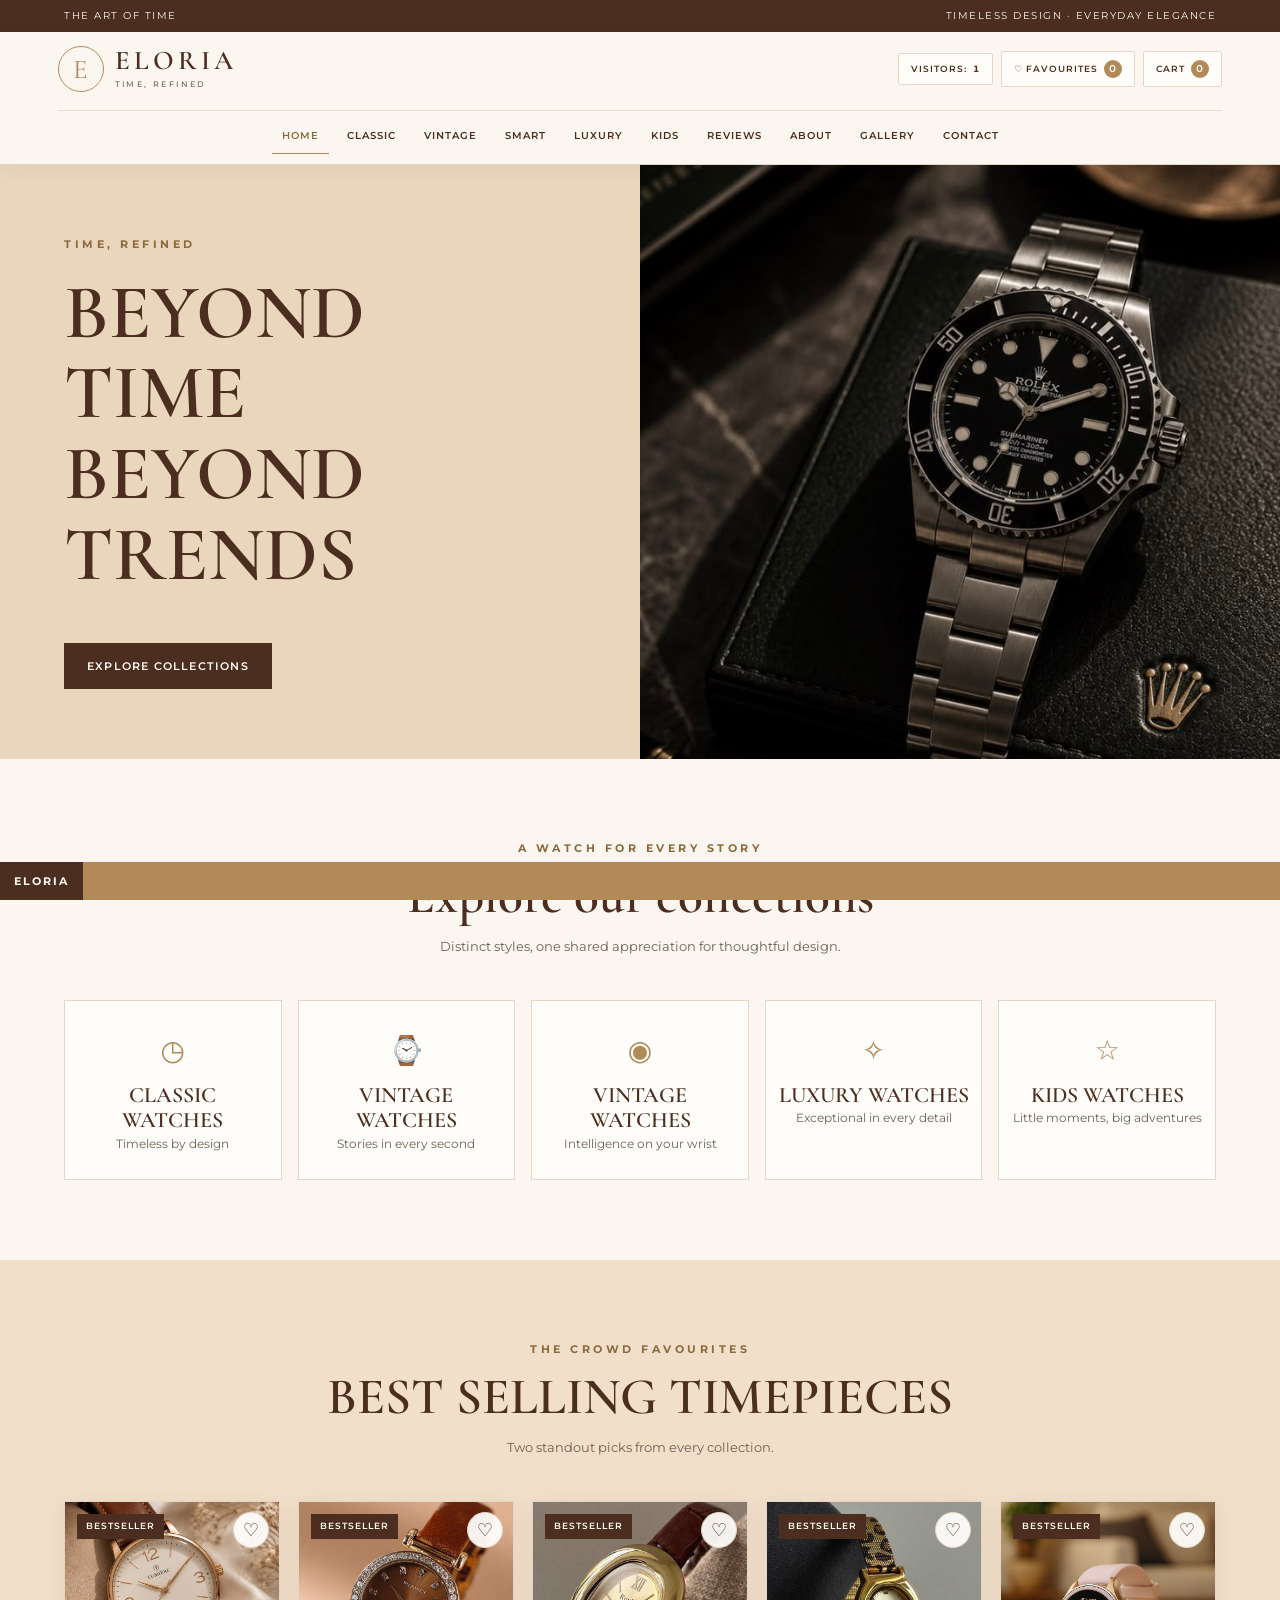
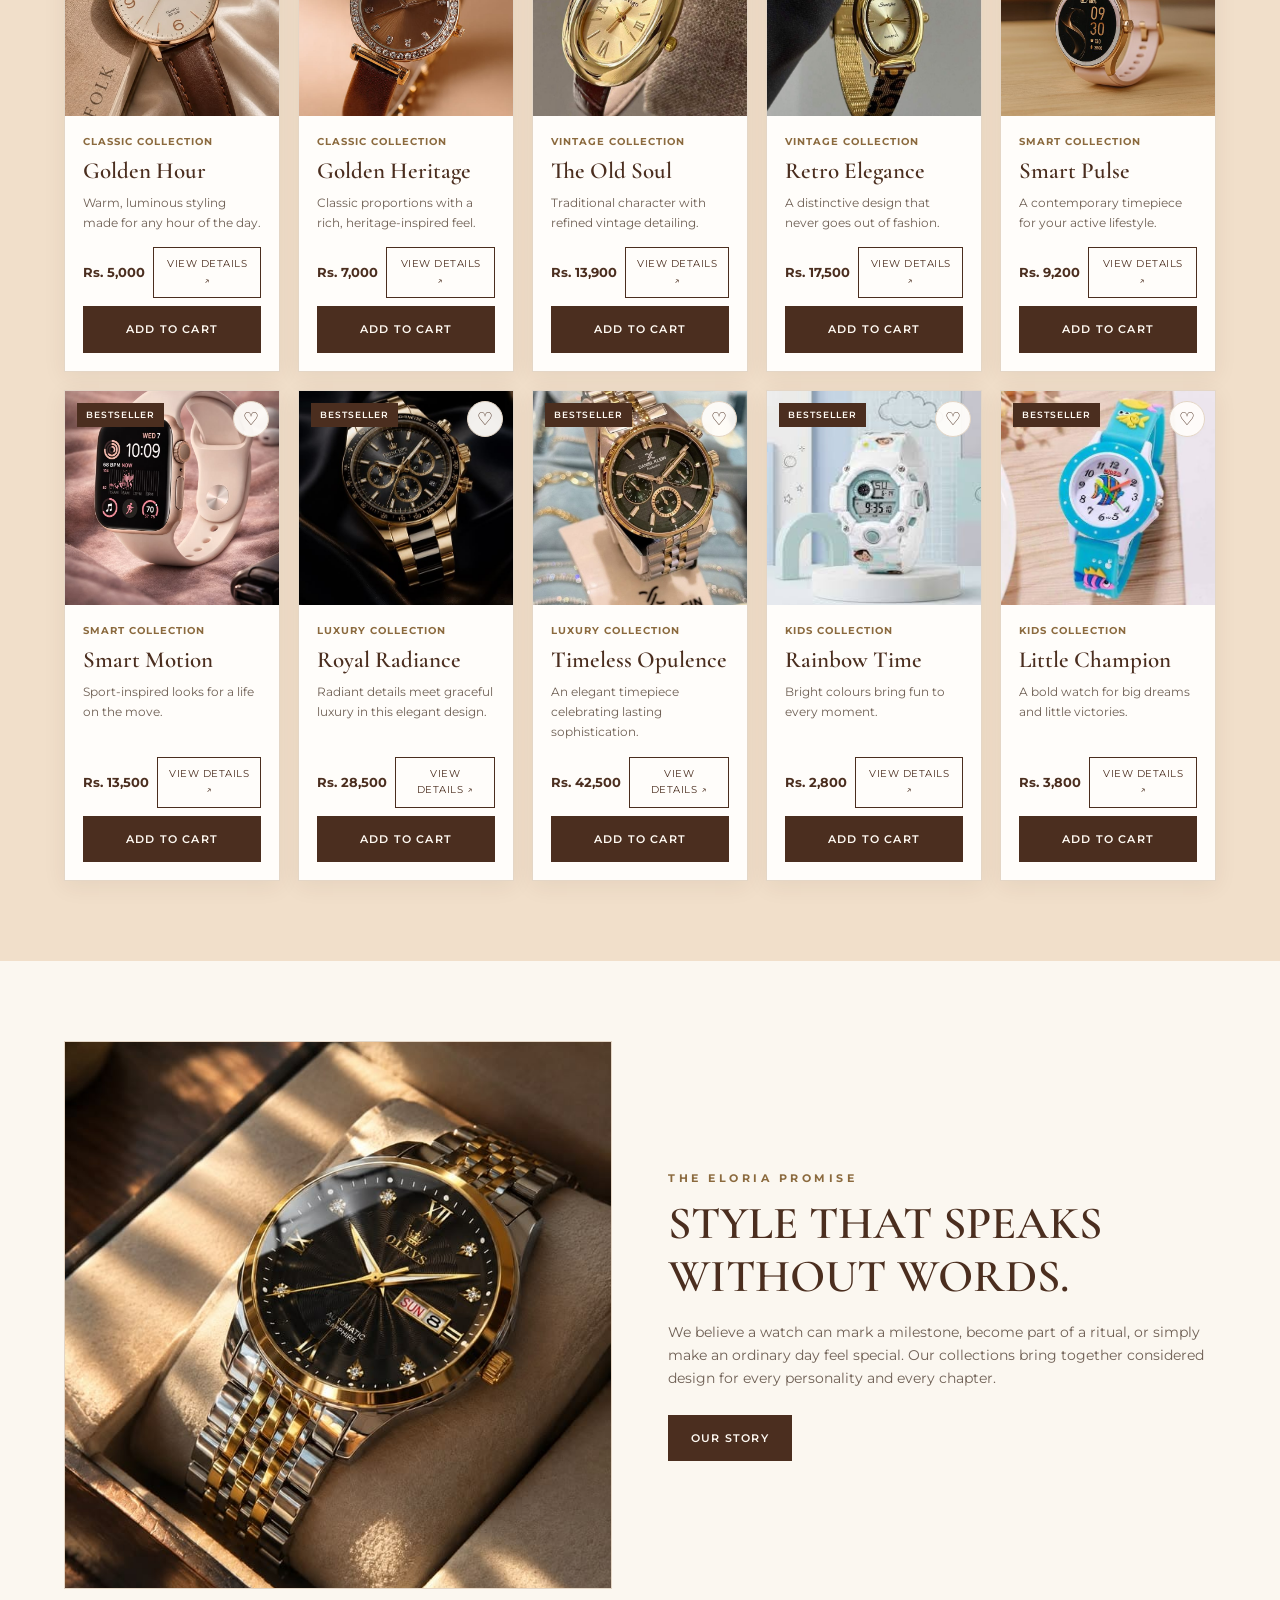
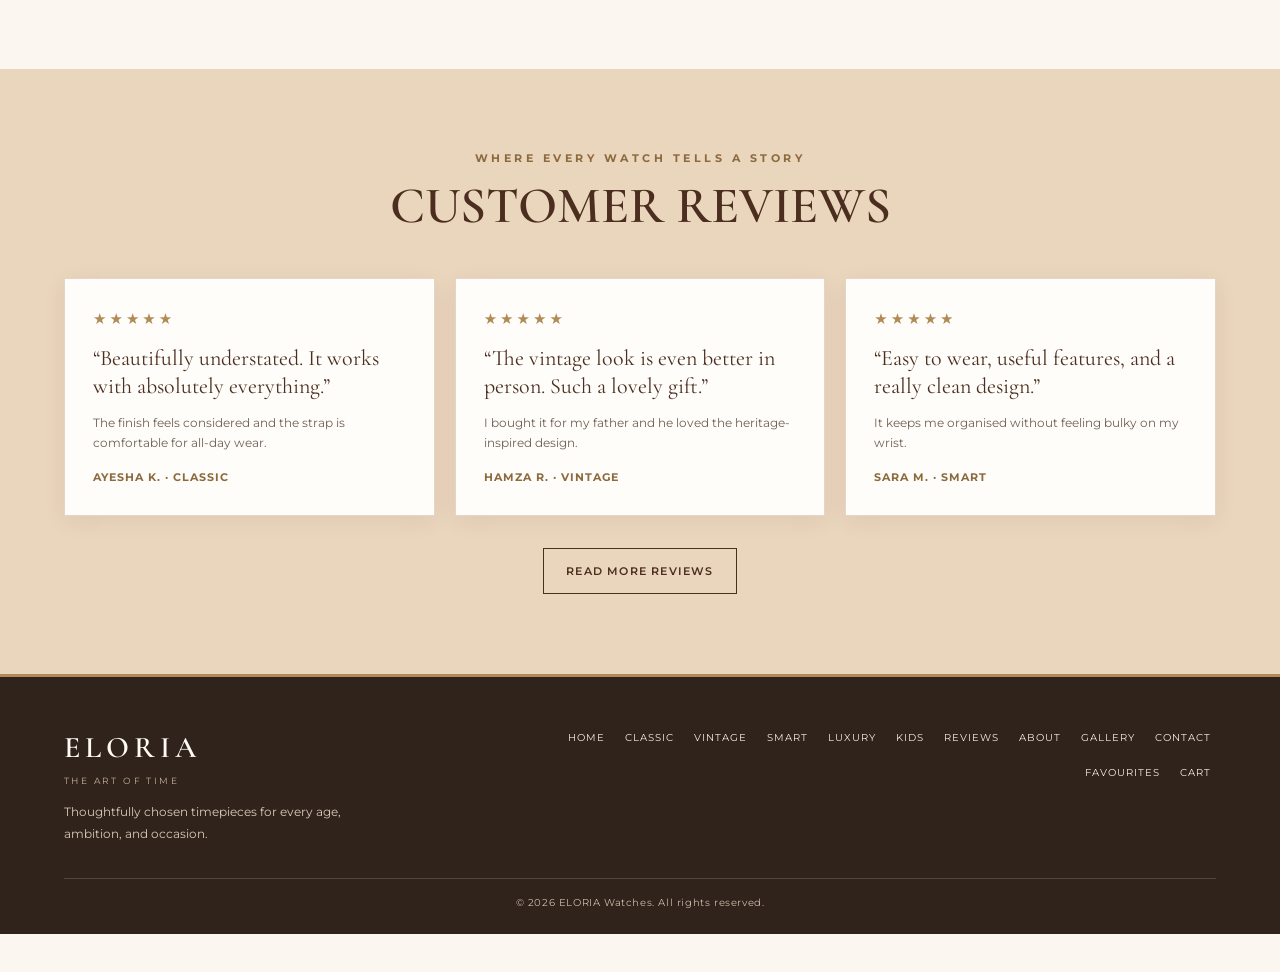
<file: index.html>
<!DOCTYPE html>
<html lang="en">
<head>
  <meta charset="UTF-8">
  <meta name="viewport" content="width=device-width, initial-scale=1">
  <title>ELORIA Watches | Time, Refined</title>
  <meta name="description" content="Classic, vintage, smart, luxury and kids watches — thoughtfully chosen timepieces from ELORIA.">
  <meta name="theme-color" content="#4b2e1f">
  <link rel="icon" href="data:image/svg+xml,%3Csvg xmlns='http://www.w3.org/2000/svg' viewBox='0 0 64 64'%3E%3Ccircle cx='32' cy='32' r='29' fill='%23fbf7f0' stroke='%23b18a58' stroke-width='3'/%3E%3Ctext x='32' y='43' font-family='Georgia,serif' font-size='34' text-anchor='middle' fill='%23b18a58'%3EE%3C/text%3E%3C/svg%3E">
  <link rel="preconnect" href="https://fonts.googleapis.com">
  <link rel="preconnect" href="https://fonts.gstatic.com" crossorigin>
  <link href="https://fonts.googleapis.com/css2?family=Cormorant+Garamond:wght@400;500;600;700&family=Montserrat:wght@400;500;600;700&display=swap" rel="stylesheet">
  <link rel="stylesheet" href="css/style.css">
</head>
<body>
  <a class="skip-link" href="#main">Skip to content</a>

  <div class="topbar">
    <span>THE ART OF TIME</span>
    <span>TIMELESS DESIGN · EVERYDAY ELEGANCE</span>
  </div>

  <header class="site-header">
    <div class="header-inner">
      <a class="brand" href="index.html" aria-label="ELORIA — home">
        <span class="logo" aria-hidden="true">E</span>
        <span class="brand-copy"><span class="brand-name">ELORIA</span><small>TIME, REFINED</small></span>
      </a>
      <div class="header-tools">
        <span class="visitors" aria-live="polite">VISITORS: <strong id="visitorCount">0</strong></span>
        <a class="tool-link" href="favorites.html">♡ Favourites <span class="count" data-count="fav" aria-label="fav items">0</span></a>
        <a class="tool-link" href="cart.html">Cart <span class="count" data-count="cart" aria-label="cart items">0</span></a>
        <button class="menu-btn" type="button" aria-label="Toggle navigation menu" aria-expanded="false" aria-controls="mainNav">☰ MENU</button>
      </div>
      <nav id="mainNav" aria-label="Main navigation">
      <a href="index.html" class="active" aria-current="page">HOME</a>
      <a href="classic.html">CLASSIC</a>
      <a href="vintage.html">VINTAGE</a>
      <a href="smart.html">SMART</a>
      <a href="luxury.html">LUXURY</a>
      <a href="kids.html">KIDS</a>
      <a href="reviews.html">REVIEWS</a>
      <a href="about.html">ABOUT</a>
      <a href="gallery.html">GALLERY</a>
      <a href="contact.html">CONTACT</a>
      </nav>
    </div>
  </header>

  <main id="main">
    <section class="hero">
      <div class="hero-content">
        <span class="eyebrow">TIME, REFINED</span>
        <h1>BEYOND <BR> TIME <BR> BEYOND TRENDS</h1>
        <a class="btn" href="#collections">EXPLORE COLLECTIONS</a>
      </div>
      <div class="hero-image"><img src="pictures/l%201.jpg" alt="Elegant ELORIA luxury watch"></div>
    </section>

    <section id="collections">
      <div class="container">
        <div class="section-heading">
          <span class="eyebrow">A WATCH FOR EVERY STORY</span>
          <h2>Explore our collections</h2>
          <p>Distinct styles, one shared appreciation for thoughtful design.</p>
        </div>
        <div class="categories">
          <a class="category" href="classic.html"><i aria-hidden="true">◷</i><h3>CLASSIC WATCHES</h3><p>Timeless by design</p></a>
          <a class="category" href="vintage.html"><i aria-hidden="true">⌚</i><h3>VINTAGE WATCHES</h3><p>Stories in every second</p></a>
          <a class="category" href="smart.html"><i aria-hidden="true">◉</i><h3>VINTAGE WATCHES</h3><p>Intelligence on your wrist</p></a>
          <a class="category" href="luxury.html"><i aria-hidden="true">✧</i><h3>LUXURY WATCHES</h3><p>Exceptional in every detail</p></a>
          <a class="category" href="kids.html"><i aria-hidden="true">☆</i><h3>KIDS WATCHES</h3><p>Little moments, big adventures</p></a>
        </div>
      </div>
    </section>

    <section class="section-alt">
      <div class="container">
        <div class="section-heading">
          <span class="eyebrow">THE CROWD FAVOURITES</span>
          <h2>BEST SELLING TIMEPIECES</h2>
          <p>Two standout picks from every collection.</p>
        </div>
        <div class="product-grid featured" data-featured aria-live="polite"></div>
      </div>
    </section>

    <section>
      <div class="container story-layout">
        <div class="story-photo"><img src="pictures/l%203.jpg" alt="Detail of an ELORIA watch"></div>
        <div class="story-copy">
          <span class="eyebrow">THE ELORIA PROMISE</span>
          <h2>STYLE THAT SPEAKS WITHOUT WORDS.</h2>
          <p>We believe a watch can mark a milestone, become part of a ritual, or simply make an ordinary day feel special. Our collections bring together considered design for every personality and every chapter.</p>
          <a class="btn" href="about.html">OUR STORY</a>
        </div>
      </div>
    </section>

    <section class="section-beige">
      <div class="container">
        <div class="section-heading">
          <span class="eyebrow">WHERE EVERY WATCH TELLS A STORY</span>
          <h2>CUSTOMER REVIEWS</h2>
        </div>
        <div class="review-grid">
        <article class="review-card">
          <div class="stars" aria-label="5 out of 5 stars">★★★★★</div>
          <blockquote>“Beautifully understated. It works with absolutely everything.”</blockquote>
          <p>The finish feels considered and the strap is comfortable for all-day wear.</p>
          <div class="reviewer">Ayesha K. · Classic</div>
        </article>
        <article class="review-card">
          <div class="stars" aria-label="5 out of 5 stars">★★★★★</div>
          <blockquote>“The vintage look is even better in person. Such a lovely gift.”</blockquote>
          <p>I bought it for my father and he loved the heritage-inspired design.</p>
          <div class="reviewer">Hamza R. · Vintage</div>
        </article>
        <article class="review-card">
          <div class="stars" aria-label="5 out of 5 stars">★★★★★</div>
          <blockquote>“Easy to wear, useful features, and a really clean design.”</blockquote>
          <p>It keeps me organised without feeling bulky on my wrist.</p>
          <div class="reviewer">Sara M. · Smart</div>
        </article>
        </div>
        <div class="cta-row"><a class="btn btn-outline" href="reviews.html">READ MORE REVIEWS</a></div>
      </div>
    </section>
  </main>

  <footer class="site-footer">
    <div class="footer-inner">
      <div class="footer-brand">
        <a class="footer-wordmark" href="index.html">ELORIA</a>
        <p class="footer-tagline">THE ART OF TIME</p>
        <p class="footer-description">Thoughtfully chosen timepieces for every age, ambition, and occasion.</p>
      </div>
      <nav class="footer-nav" aria-label="Footer navigation">
        <a href="index.html">Home</a> <a href="classic.html">Classic</a> <a href="vintage.html">Vintage</a> <a href="smart.html">Smart</a> <a href="luxury.html">Luxury</a> <a href="kids.html">Kids</a> <a href="reviews.html">Reviews</a> <a href="about.html">About</a> <a href="gallery.html">Gallery</a> <a href="contact.html">Contact</a> <a href="favorites.html">Favourites</a> <a href="cart.html">Cart</a>
      </nav>
      <p class="footer-copyright">© <span id="year">2026</span> ELORIA Watches. All rights reserved.</p>
    </div>
  </footer>

  <div class="ticker" role="marquee" aria-label="ELORIA brand message">
    <span class="ticker-label">ELORIA</span>
    <span class="ticker-track"><span class="ticker-text">TIMELESS DESIGN ✦ A WATCH FOR EVERY STORY ✦ TIME, REFINED ✦ DISCOVER YOUR NEXT EVERYDAY ICON ✦</span></span>
  </div>

  <div class="modal" id="productModal" aria-hidden="true">
    <div class="modal-box" role="dialog" aria-modal="true" aria-labelledby="modalName">
      <button class="close-modal" type="button" aria-label="Close details">×</button>
      <img id="modalImage" alt="">
      <div class="modal-content">
        <small class="eyebrow" id="modalCategory"></small>
        <h2 id="modalName"></h2>
        <p id="modalDescription"></p>
        <div class="modal-price" id="modalPrice"></div>
        <div class="specs">
          <strong>DETAILS</strong>
          <ul id="modalSpecs"></ul>
        </div>
        <div class="modal-actions">
          <button class="btn" type="button" id="modalCart" data-action="cart" data-id="">ADD TO CART</button>
          <button class="btn btn-outline" type="button" id="modalFav" data-action="fav" data-id="">♡ SAVE TO FAVOURITES</button>
        </div>
        <a class="modal-enquire" href="contact.html">ENQUIRE ABOUT THIS WATCH →</a>
      </div>
    </div>
  </div>

  <script src="js/catalog.js"></script>
  <script src="js/site.js"></script>
</body>
</html>
</file>
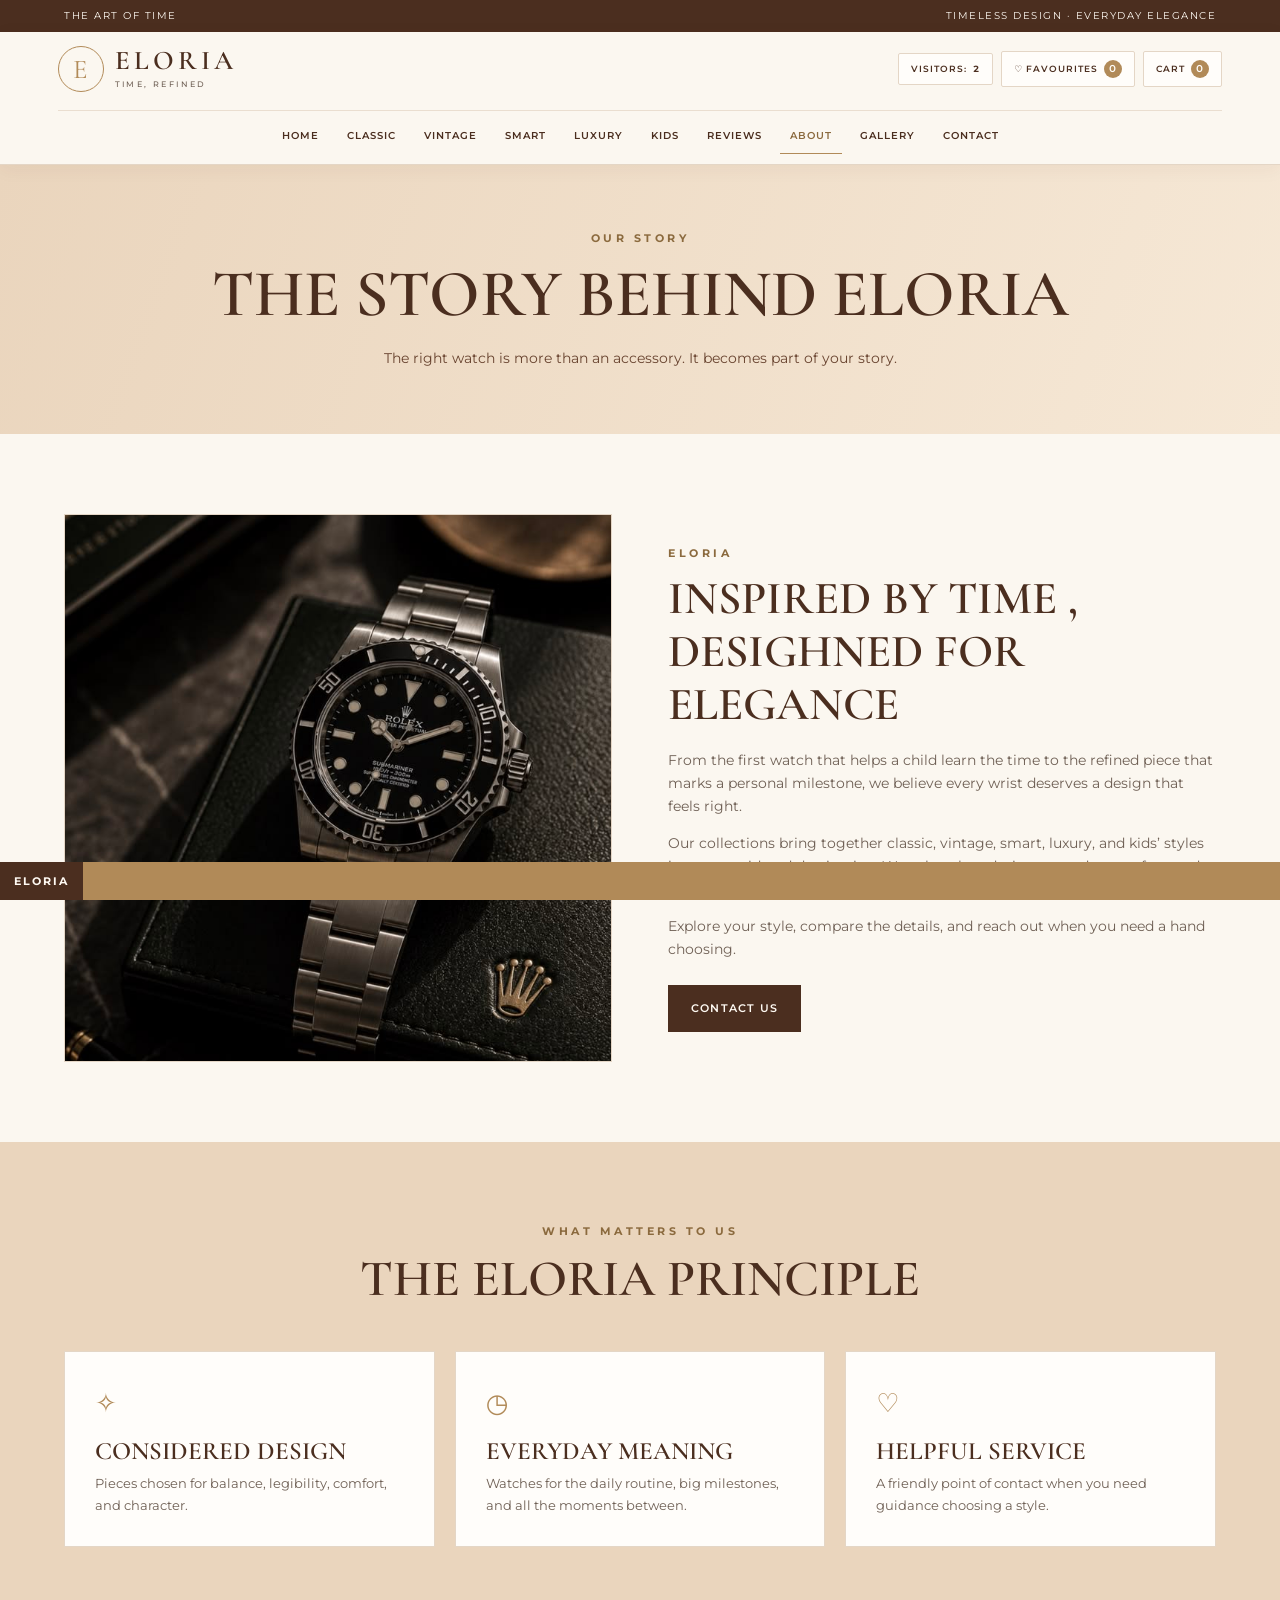
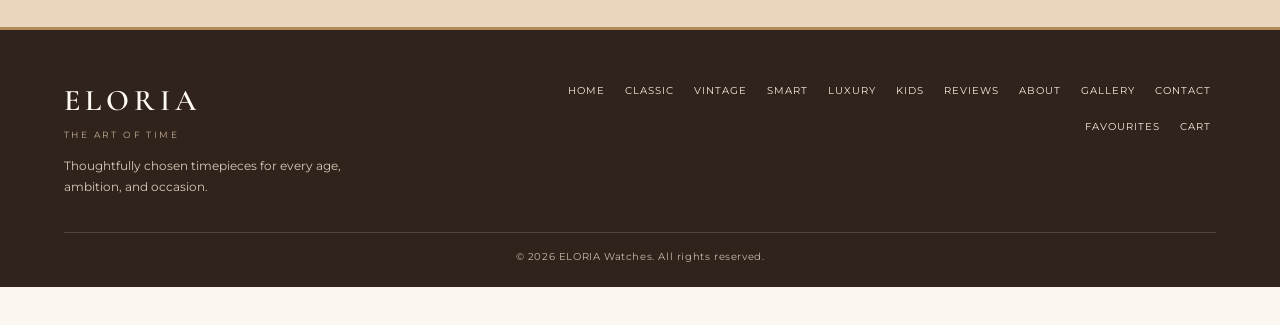
<file: about.html>
<!DOCTYPE html>
<html lang="en">
<head>
  <meta charset="UTF-8">
  <meta name="viewport" content="width=device-width, initial-scale=1">
  <title>ABOUT US | ELORIA WATCHES</title>
  <meta name="description" content="The story behind ELORIA — thoughtfully chosen watches for every age, ambition and occasion.">
  <meta name="theme-color" content="#4b2e1f">
  <link rel="icon" href="data:image/svg+xml,%3Csvg xmlns='http://www.w3.org/2000/svg' viewBox='0 0 64 64'%3E%3Ccircle cx='32' cy='32' r='29' fill='%23fbf7f0' stroke='%23b18a58' stroke-width='3'/%3E%3Ctext x='32' y='43' font-family='Georgia,serif' font-size='34' text-anchor='middle' fill='%23b18a58'%3EE%3C/text%3E%3C/svg%3E">
  <link rel="preconnect" href="https://fonts.googleapis.com">
  <link rel="preconnect" href="https://fonts.gstatic.com" crossorigin>
  <link href="https://fonts.googleapis.com/css2?family=Cormorant+Garamond:wght@400;500;600;700&family=Montserrat:wght@400;500;600;700&display=swap" rel="stylesheet">
  <link rel="stylesheet" href="css/style.css">
</head>
<body>
  <a class="skip-link" href="#main">Skip to content</a>

  <div class="topbar">
    <span>THE ART OF TIME</span>
    <span>TIMELESS DESIGN · EVERYDAY ELEGANCE</span>
  </div>

  <header class="site-header">
    <div class="header-inner">
      <a class="brand" href="index.html" aria-label="ELORIA — home">
        <span class="logo" aria-hidden="true">E</span>
        <span class="brand-copy"><span class="brand-name">ELORIA</span><small>TIME, REFINED</small></span>
      </a>
      <div class="header-tools">
        <span class="visitors" aria-live="polite">VISITORS: <strong id="visitorCount">0</strong></span>
        <a class="tool-link" href="favorites.html">♡ Favourites <span class="count" data-count="fav" aria-label="fav items">0</span></a>
        <a class="tool-link" href="cart.html">Cart <span class="count" data-count="cart" aria-label="cart items">0</span></a>
        <button class="menu-btn" type="button" aria-label="Toggle navigation menu" aria-expanded="false" aria-controls="mainNav">☰ MENU</button>
      </div>
      <nav id="mainNav" aria-label="Main navigation">
      <a href="index.html">HOME</a>
      <a href="classic.html">CLASSIC</a>
      <a href="vintage.html">VINTAGE</a>
      <a href="smart.html">SMART</a>
      <a href="luxury.html">LUXURY</a>
      <a href="kids.html">KIDS</a>
      <a href="reviews.html">REVIEWS</a>
      <a href="about.html" class="active" aria-current="page">ABOUT</a>
      <a href="gallery.html">GALLERY</a>
      <a href="contact.html">CONTACT</a>
      </nav>
    </div>
  </header>

  <main id="main">
    <section class="page-hero">
      <span class="eyebrow">OUR STORY</span>
      <h1>THE STORY BEHIND ELORIA</h1>
      <p>The right watch is more than an accessory. It becomes part of your story.</p>
    </section>
    <section>
      <div class="container">
        <div class="story-layout">
          <div class="story-photo"><img src="pictures/l%201.jpg" alt="Luxury watch from the ELORIA collection"></div>
          <div class="story-copy">
            <span class="eyebrow">ELORIA</span>
            <h2>INSPIRED BY TIME , DESIGHNED FOR ELEGANCE</h2>
            <p>From the first watch that helps a child learn the time to the refined piece that marks a personal milestone, we believe every wrist deserves a design that feels right.</p>
            <p>Our collections bring together classic, vintage, smart, luxury, and kids’ styles in one considered destination. We value clear design, everyday comfort, and the small details that make a piece feel personal.</p>
            <p>Explore your style, compare the details, and reach out when you need a hand choosing.</p>
            <a class="btn" href="contact.html">CONTACT US</a>
          </div>
        </div>
      </div>
    </section>
    <section class="section-beige">
      <div class="container">
        <div class="section-heading">
          <span class="eyebrow">WHAT MATTERS TO US</span>
          <h2>THE ELORIA PRINCIPLE</h2>
        </div>
        <div class="feature-grid">
          <div class="feature"><span class="feature-icon" aria-hidden="true">✧</span><h3>CONSIDERED DESIGN</h3><p>Pieces chosen for balance, legibility, comfort, and character.</p></div>
          <div class="feature"><span class="feature-icon" aria-hidden="true">◷</span><h3>EVERYDAY MEANING</h3><p>Watches for the daily routine, big milestones, and all the moments between.</p></div>
          <div class="feature"><span class="feature-icon" aria-hidden="true">♡</span><h3>HELPFUL SERVICE</h3><p>A friendly point of contact when you need guidance choosing a style.</p></div>
        </div>
      </div>
    </section>
  </main>

  <footer class="site-footer">
    <div class="footer-inner">
      <div class="footer-brand">
        <a class="footer-wordmark" href="index.html">ELORIA</a>
        <p class="footer-tagline">THE ART OF TIME</p>
        <p class="footer-description">Thoughtfully chosen timepieces for every age, ambition, and occasion.</p>
      </div>
      <nav class="footer-nav" aria-label="Footer navigation">
        <a href="index.html">Home</a> <a href="classic.html">Classic</a> <a href="vintage.html">Vintage</a> <a href="smart.html">Smart</a> <a href="luxury.html">Luxury</a> <a href="kids.html">Kids</a> <a href="reviews.html">Reviews</a> <a href="about.html">About</a> <a href="gallery.html">Gallery</a> <a href="contact.html">Contact</a> <a href="favorites.html">Favourites</a> <a href="cart.html">Cart</a>
      </nav>
      <p class="footer-copyright">© <span id="year">2026</span> ELORIA Watches. All rights reserved.</p>
    </div>
  </footer>

  <div class="ticker" role="marquee" aria-label="ELORIA brand message">
    <span class="ticker-label">ELORIA</span>
    <span class="ticker-track"><span class="ticker-text">TIMELESS DESIGN ✦ A WATCH FOR EVERY STORY ✦ TIME, REFINED ✦ DISCOVER YOUR NEXT EVERYDAY ICON ✦</span></span>
  </div>

  <script src="js/catalog.js"></script>
  <script src="js/site.js"></script>
</body>
</html>
</file>
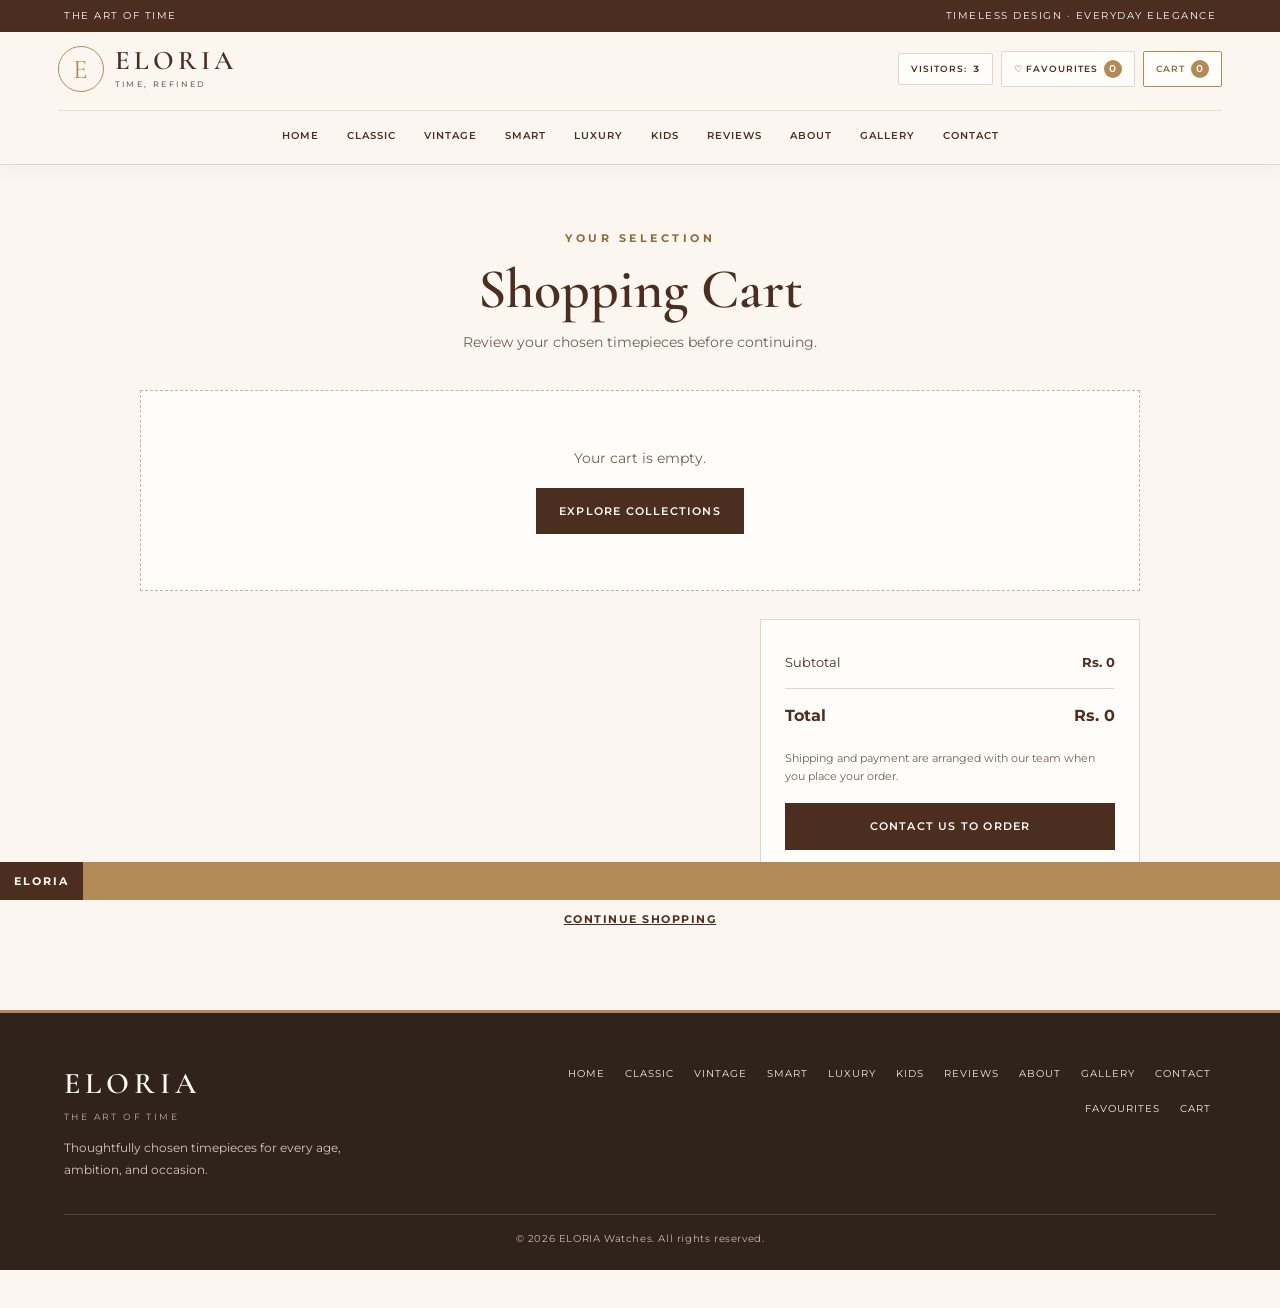
<file: cart.html>
<!DOCTYPE html>
<html lang="en">
<head>
  <meta charset="UTF-8">
  <meta name="viewport" content="width=device-width, initial-scale=1">
  <title>Your Cart | ELORIA Watches</title>
  <meta name="description" content="Review the ELORIA watches in your cart.">
  <meta name="theme-color" content="#4b2e1f">
  <link rel="icon" href="data:image/svg+xml,%3Csvg xmlns='http://www.w3.org/2000/svg' viewBox='0 0 64 64'%3E%3Ccircle cx='32' cy='32' r='29' fill='%23fbf7f0' stroke='%23b18a58' stroke-width='3'/%3E%3Ctext x='32' y='43' font-family='Georgia,serif' font-size='34' text-anchor='middle' fill='%23b18a58'%3EE%3C/text%3E%3C/svg%3E">
  <link rel="preconnect" href="https://fonts.googleapis.com">
  <link rel="preconnect" href="https://fonts.gstatic.com" crossorigin>
  <link href="https://fonts.googleapis.com/css2?family=Cormorant+Garamond:wght@400;500;600;700&family=Montserrat:wght@400;500;600;700&display=swap" rel="stylesheet">
  <link rel="stylesheet" href="css/style.css">
</head>
<body>
  <a class="skip-link" href="#main">Skip to content</a>

  <div class="topbar">
    <span>THE ART OF TIME</span>
    <span>TIMELESS DESIGN · EVERYDAY ELEGANCE</span>
  </div>

  <header class="site-header">
    <div class="header-inner">
      <a class="brand" href="index.html" aria-label="ELORIA — home">
        <span class="logo" aria-hidden="true">E</span>
        <span class="brand-copy"><span class="brand-name">ELORIA</span><small>TIME, REFINED</small></span>
      </a>
      <div class="header-tools">
        <span class="visitors" aria-live="polite">VISITORS: <strong id="visitorCount">0</strong></span>
        <a class="tool-link" href="favorites.html">♡ Favourites <span class="count" data-count="fav" aria-label="fav items">0</span></a>
        <a class="tool-link active" href="cart.html" aria-current="page">Cart <span class="count" data-count="cart" aria-label="cart items">0</span></a>
        <button class="menu-btn" type="button" aria-label="Toggle navigation menu" aria-expanded="false" aria-controls="mainNav">☰ MENU</button>
      </div>
      <nav id="mainNav" aria-label="Main navigation">
      <a href="index.html">Home</a>
      <a href="classic.html">Classic</a>
      <a href="vintage.html">Vintage</a>
      <a href="smart.html">Smart</a>
      <a href="luxury.html">Luxury</a>
      <a href="kids.html">Kids</a>
      <a href="reviews.html">Reviews</a>
      <a href="about.html">About</a>
      <a href="gallery.html">Gallery</a>
      <a href="contact.html">Contact</a>
      </nav>
    </div>
  </header>

  <main id="main">
    <section class="ecom-page">
      <div class="ecom-inner">
        <div class="ecom-heading">
          <span class="eyebrow">YOUR SELECTION</span>
          <h1>Shopping Cart</h1>
          <p>Review your chosen timepieces before continuing.</p>
        </div>
        <div class="line-items" id="cartItems" aria-live="polite"></div>
        <div class="cart-summary" id="cartSummary" hidden>
          <div class="summary-panel">
            <div class="summary-row"><span>Subtotal</span><strong id="cartSubtotal">Rs. 0</strong></div>
            <div class="summary-row total"><span>Total</span><strong id="cartTotal">Rs. 0</strong></div>
            <p class="summary-note">Shipping and payment are arranged with our team when you place your order.</p>
            <a class="btn btn-block" href="contact.html">CONTACT US TO ORDER</a>
          </div>
        </div>
        <div class="ecom-footer"><a href="index.html#collections">CONTINUE SHOPPING</a></div>
      </div>
    </section>
  </main>

  <footer class="site-footer">
    <div class="footer-inner">
      <div class="footer-brand">
        <a class="footer-wordmark" href="index.html">ELORIA</a>
        <p class="footer-tagline">THE ART OF TIME</p>
        <p class="footer-description">Thoughtfully chosen timepieces for every age, ambition, and occasion.</p>
      </div>
      <nav class="footer-nav" aria-label="Footer navigation">
        <a href="index.html">Home</a> <a href="classic.html">Classic</a> <a href="vintage.html">Vintage</a> <a href="smart.html">Smart</a> <a href="luxury.html">Luxury</a> <a href="kids.html">Kids</a> <a href="reviews.html">Reviews</a> <a href="about.html">About</a> <a href="gallery.html">Gallery</a> <a href="contact.html">Contact</a> <a href="favorites.html">Favourites</a> <a href="cart.html">Cart</a>
      </nav>
      <p class="footer-copyright">© <span id="year">2026</span> ELORIA Watches. All rights reserved.</p>
    </div>
  </footer>

  <div class="ticker" role="marquee" aria-label="ELORIA brand message">
    <span class="ticker-label">ELORIA</span>
    <span class="ticker-track"><span class="ticker-text">TIMELESS DESIGN ✦ A WATCH FOR EVERY STORY ✦ TIME, REFINED ✦ DISCOVER YOUR NEXT EVERYDAY ICON ✦</span></span>
  </div>

  <script src="js/catalog.js"></script>
  <script src="js/site.js"></script>
</body>
</html>
</file>
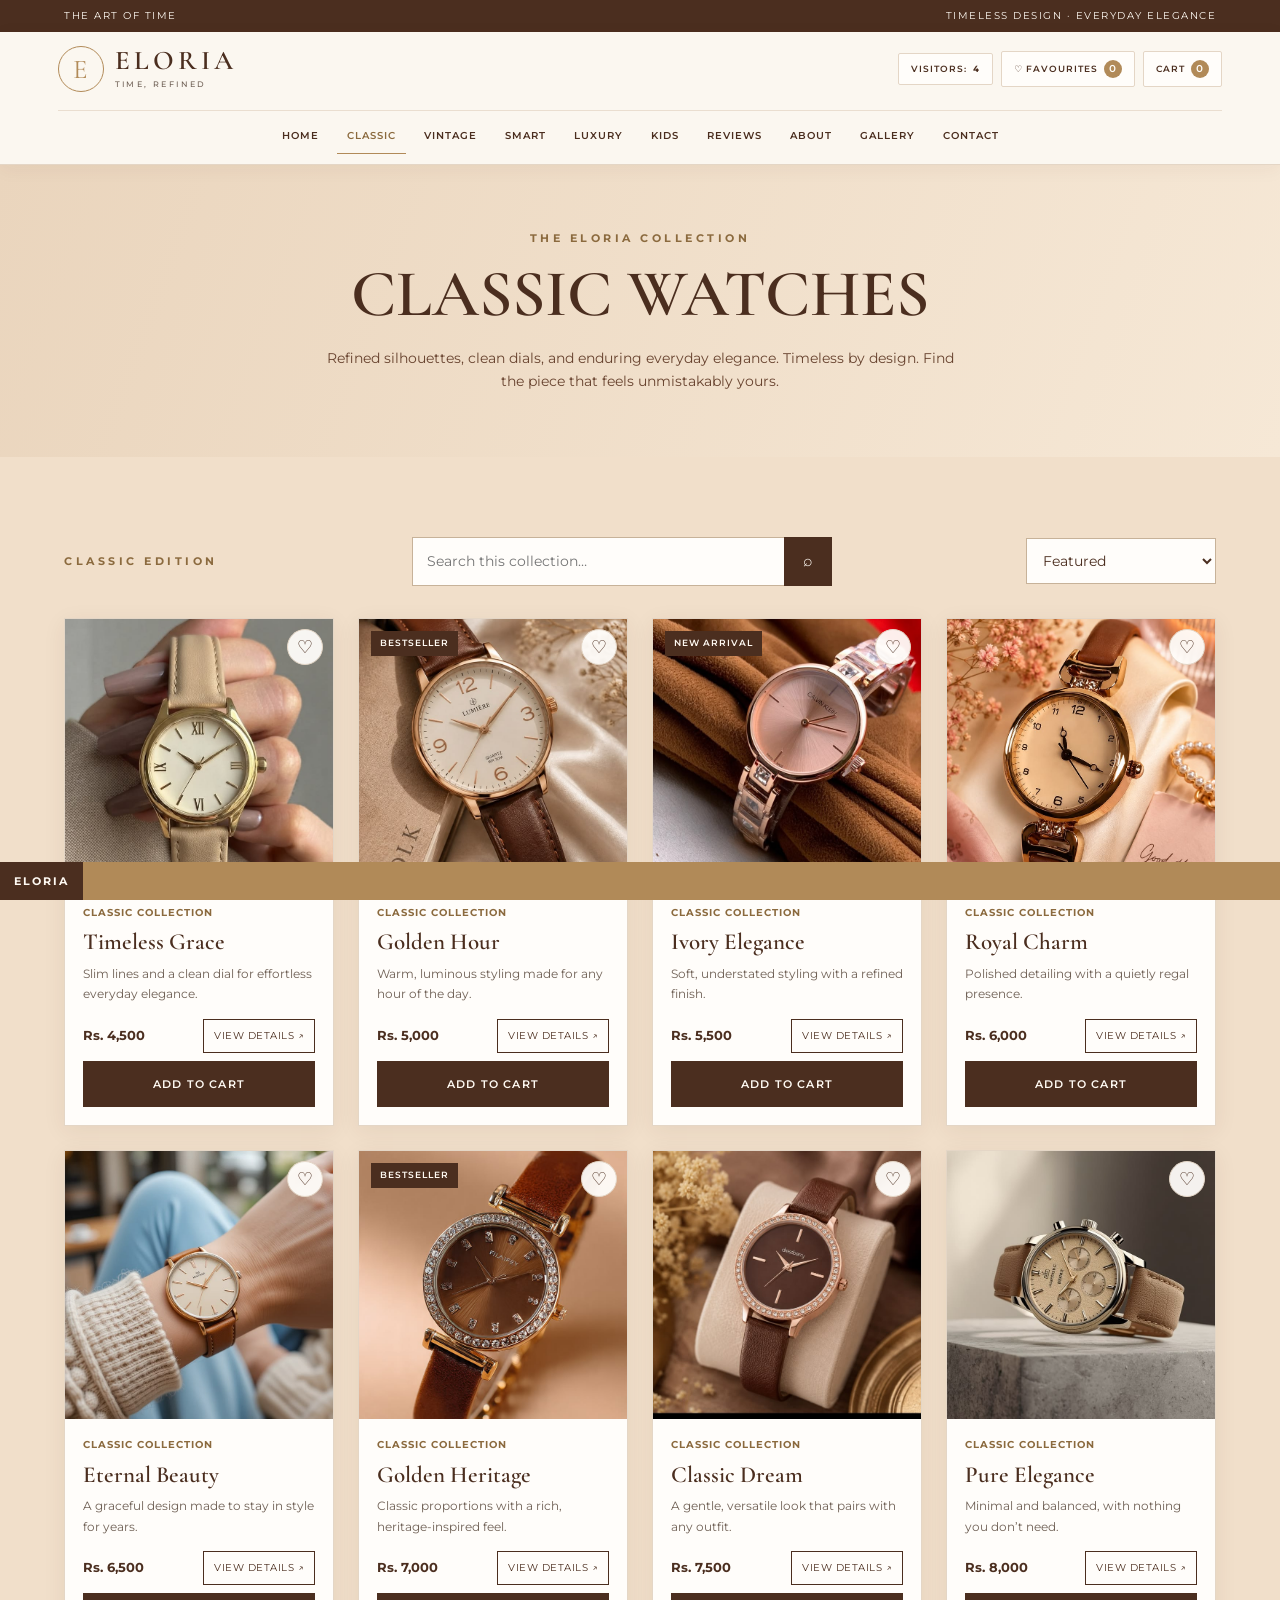
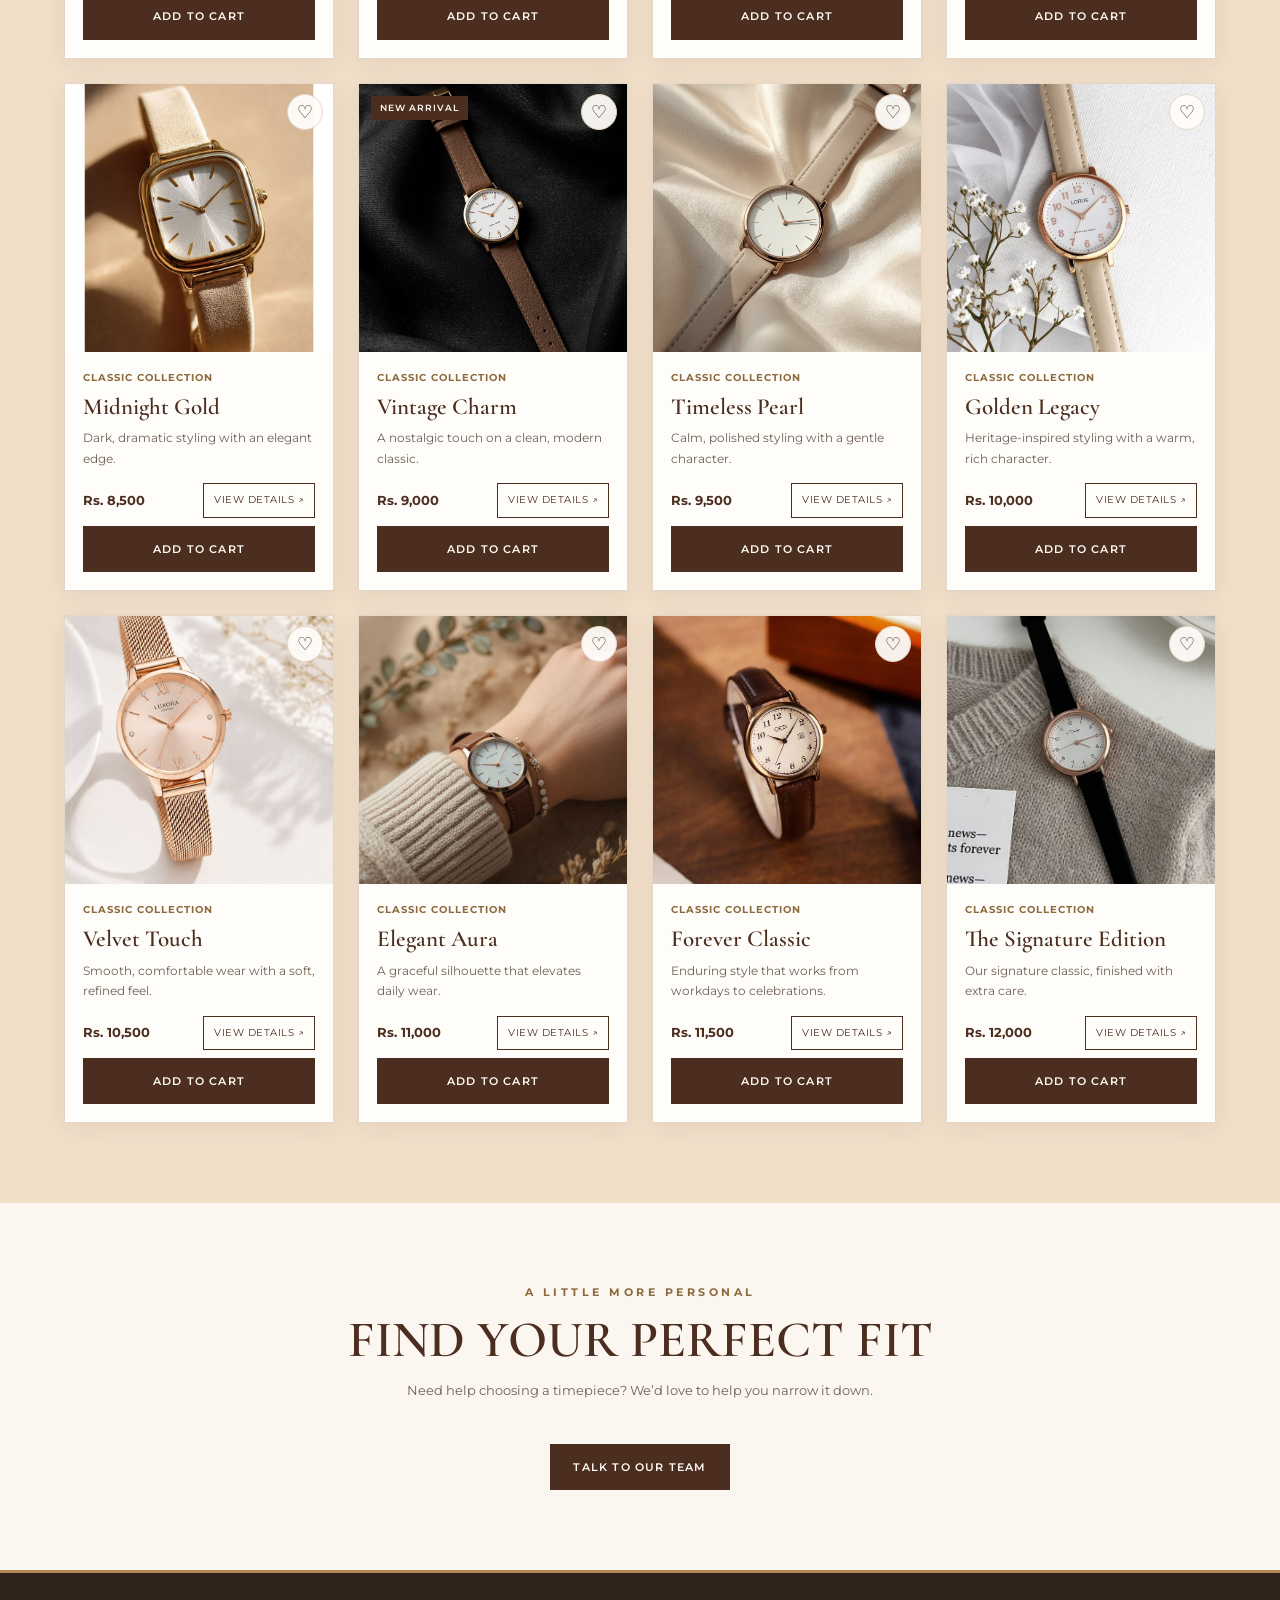
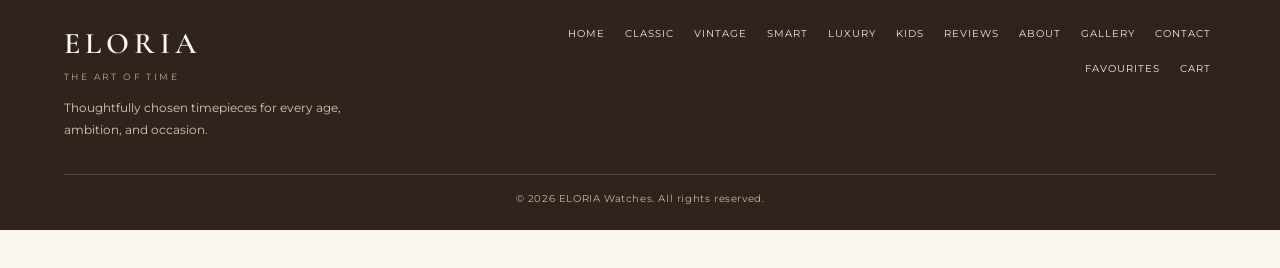
<file: classic.html>
<!DOCTYPE html>
<html lang="en">
<head>
  <meta charset="UTF-8">
  <meta name="viewport" content="width=device-width, initial-scale=1">
  <title>Classic Watches | ELORIA Watches</title>
  <meta name="description" content="Refined silhouettes, clean dials, and enduring everyday elegance.">
  <meta name="theme-color" content="#4b2e1f">
  <link rel="icon" href="data:image/svg+xml,%3Csvg xmlns='http://www.w3.org/2000/svg' viewBox='0 0 64 64'%3E%3Ccircle cx='32' cy='32' r='29' fill='%23fbf7f0' stroke='%23b18a58' stroke-width='3'/%3E%3Ctext x='32' y='43' font-family='Georgia,serif' font-size='34' text-anchor='middle' fill='%23b18a58'%3EE%3C/text%3E%3C/svg%3E">
  <link rel="preconnect" href="https://fonts.googleapis.com">
  <link rel="preconnect" href="https://fonts.gstatic.com" crossorigin>
  <link href="https://fonts.googleapis.com/css2?family=Cormorant+Garamond:wght@400;500;600;700&family=Montserrat:wght@400;500;600;700&display=swap" rel="stylesheet">
  <link rel="stylesheet" href="css/style.css">
</head>
<body data-category="classic">
  <a class="skip-link" href="#main">Skip to content</a>

  <div class="topbar">
    <span>THE ART OF TIME</span>
    <span>TIMELESS DESIGN · EVERYDAY ELEGANCE</span>
  </div>

  <header class="site-header">
    <div class="header-inner">
      <a class="brand" href="index.html" aria-label="ELORIA — home">
        <span class="logo" aria-hidden="true">E</span>
        <span class="brand-copy"><span class="brand-name">ELORIA</span><small>TIME, REFINED</small></span>
      </a>
      <div class="header-tools">
        <span class="visitors" aria-live="polite">VISITORS: <strong id="visitorCount">0</strong></span>
        <a class="tool-link" href="favorites.html">♡ Favourites <span class="count" data-count="fav" aria-label="fav items">0</span></a>
        <a class="tool-link" href="cart.html">Cart <span class="count" data-count="cart" aria-label="cart items">0</span></a>
        <button class="menu-btn" type="button" aria-label="Toggle navigation menu" aria-expanded="false" aria-controls="mainNav">☰ MENU</button>
      </div>
      <nav id="mainNav" aria-label="Main navigation">
      <a href="index.html">HOME</a>
      <a href="classic.html" class="active" aria-current="page">CLASSIC</a>
      <a href="vintage.html">VINTAGE</a>
      <a href="smart.html">SMART</a>
      <a href="luxury.html">LUXURY</a>
      <a href="kids.html">KIDS</a>
      <a href="reviews.html">REVIEWS</a>
      <a href="about.html">ABOUT</a>
      <a href="gallery.html">GALLERY</a>
      <a href="contact.html">CONTACT</a>
      </nav>
    </div>
  </header>

  <main id="main">
    <section class="page-hero">
      <span class="eyebrow">THE ELORIA COLLECTION</span>
      <h1>CLASSIC WATCHES</h1>
      <p>Refined silhouettes, clean dials, and enduring everyday elegance. Timeless by design. Find the piece that feels unmistakably yours.</p>
    </section>
    <section class="section-alt">
      <div class="container">
        <div class="page-tools">
          <div>
            <span class="eyebrow">CLASSIC EDITION</span>
          </div>
          <form class="search" role="search" onsubmit="return false">
            <input id="productSearch" type="search" placeholder="Search this collection…" aria-label="Search classic watches">
            <button type="submit" aria-label="Search">⌕</button>
          </form>
          <select class="sort-select" id="sortProducts" aria-label="Sort watches">
            <option value="featured">Featured</option>
            <option value="price-low">Price: low to high</option>
            <option value="price-high">Price: high to low</option>
          </select>
        </div>
        <div class="product-grid" id="productGrid" aria-live="polite"></div>
        <div class="empty-state" id="emptyState">No watches match your search. Try another name.</div>
      </div>
    </section>
    <section>
      <div class="container">
        <div class="section-heading">
          <span class="eyebrow">A LITTLE MORE PERSONAL</span>
          <h2>FIND YOUR PERFECT FIT</h2>
          <p>Need help choosing a timepiece? We’d love to help you narrow it down.</p>
        </div>
        <div class="center"><a class="btn" href="contact.html">TALK TO OUR TEAM</a></div>
      </div>
    </section>
  </main>

  <footer class="site-footer">
    <div class="footer-inner">
      <div class="footer-brand">
        <a class="footer-wordmark" href="index.html">ELORIA</a>
        <p class="footer-tagline">THE ART OF TIME</p>
        <p class="footer-description">Thoughtfully chosen timepieces for every age, ambition, and occasion.</p>
      </div>
      <nav class="footer-nav" aria-label="Footer navigation">
        <a href="index.html">Home</a> <a href="classic.html">Classic</a> <a href="vintage.html">Vintage</a> <a href="smart.html">Smart</a> <a href="luxury.html">Luxury</a> <a href="kids.html">Kids</a> <a href="reviews.html">Reviews</a> <a href="about.html">About</a> <a href="gallery.html">Gallery</a> <a href="contact.html">Contact</a> <a href="favorites.html">Favourites</a> <a href="cart.html">Cart</a>
      </nav>
      <p class="footer-copyright">© <span id="year">2026</span> ELORIA Watches. All rights reserved.</p>
    </div>
  </footer>

  <div class="ticker" role="marquee" aria-label="ELORIA brand message">
    <span class="ticker-label">ELORIA</span>
    <span class="ticker-track"><span class="ticker-text">TIMELESS DESIGN ✦ A WATCH FOR EVERY STORY ✦ TIME, REFINED ✦ DISCOVER YOUR NEXT EVERYDAY ICON ✦</span></span>
  </div>

  <div class="modal" id="productModal" aria-hidden="true">
    <div class="modal-box" role="dialog" aria-modal="true" aria-labelledby="modalName">
      <button class="close-modal" type="button" aria-label="Close details">×</button>
      <img id="modalImage" alt="">
      <div class="modal-content">
        <small class="eyebrow" id="modalCategory"></small>
        <h2 id="modalName"></h2>
        <p id="modalDescription"></p>
        <div class="modal-price" id="modalPrice"></div>
        <div class="specs">
          <strong>DETAILS</strong>
          <ul id="modalSpecs"></ul>
        </div>
        <div class="modal-actions">
          <button class="btn" type="button" id="modalCart" data-action="cart" data-id="">ADD TO CART</button>
          <button class="btn btn-outline" type="button" id="modalFav" data-action="fav" data-id="">♡ SAVE TO FAVOURITES</button>
        </div>
        <a class="modal-enquire" href="contact.html">ENQUIRE ABOUT THIS WATCH →</a>
      </div>
    </div>
  </div>

  <script src="js/catalog.js"></script>
  <script src="js/site.js"></script>
</body>
</html>
</file>
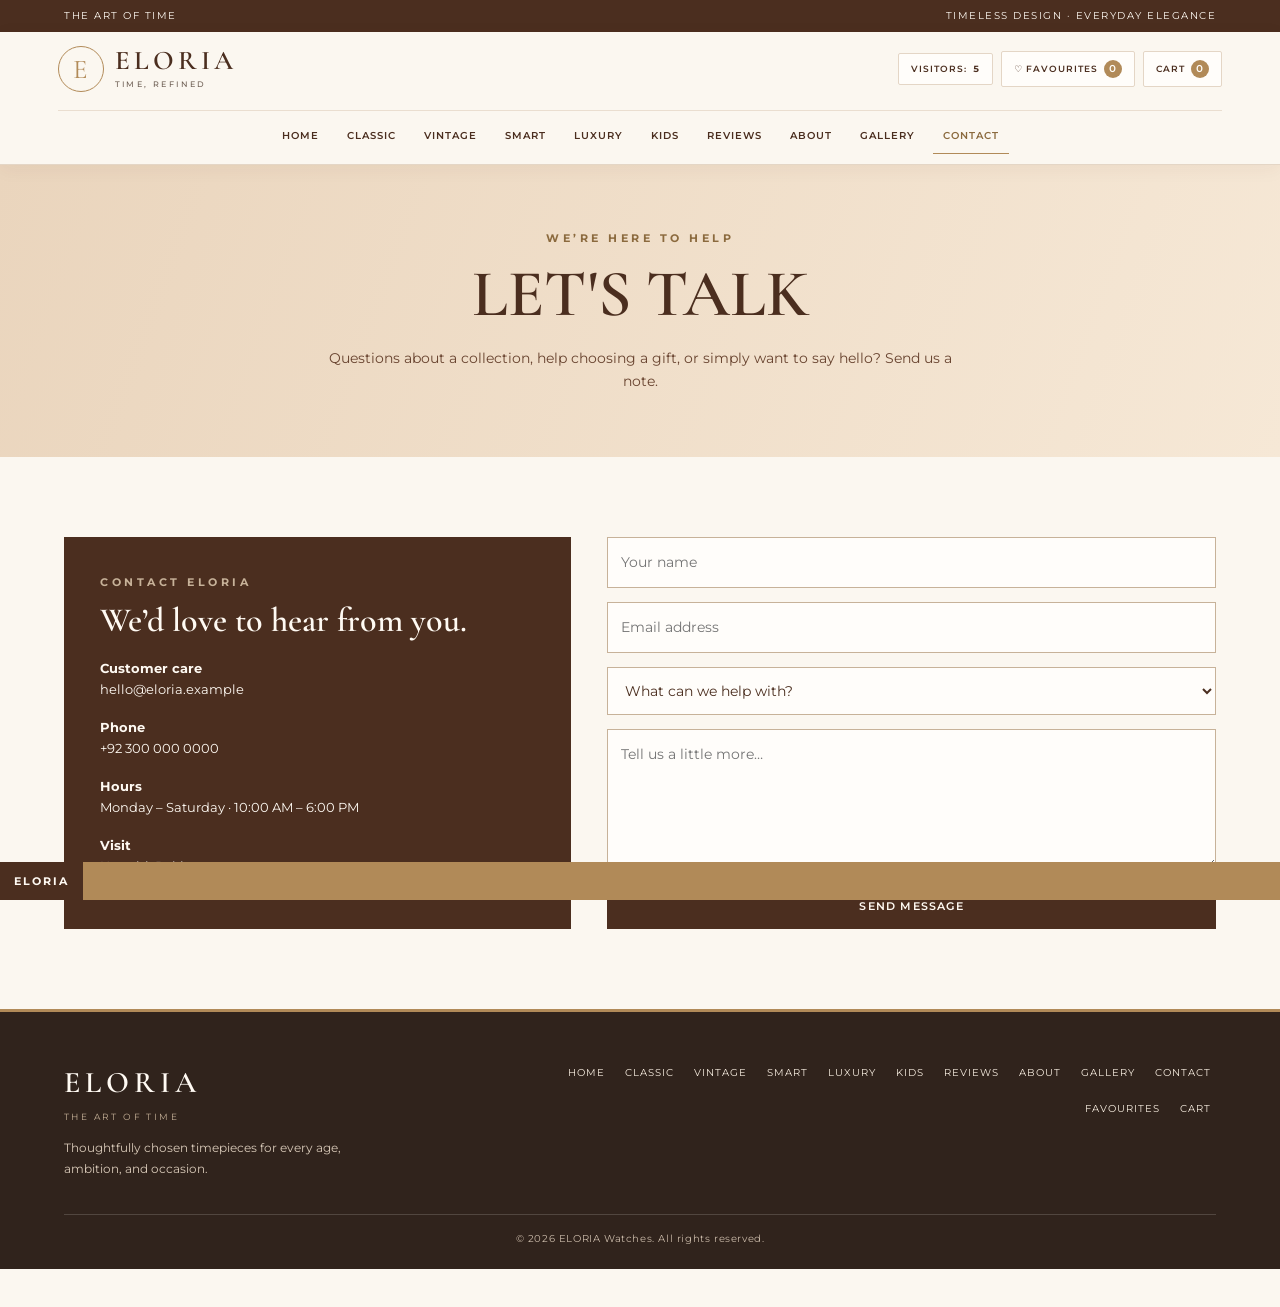
<file: contact.html>
<!DOCTYPE html>
<html lang="en">
<head>
  <meta charset="UTF-8">
  <meta name="viewport" content="width=device-width, initial-scale=1">
  <title>Contact Us | ELORIA Watches</title>
  <meta name="description" content="Get in touch with the ELORIA team for help choosing a watch, gifts or order support.">
  <meta name="theme-color" content="#4b2e1f">
  <link rel="icon" href="data:image/svg+xml,%3Csvg xmlns='http://www.w3.org/2000/svg' viewBox='0 0 64 64'%3E%3Ccircle cx='32' cy='32' r='29' fill='%23fbf7f0' stroke='%23b18a58' stroke-width='3'/%3E%3Ctext x='32' y='43' font-family='Georgia,serif' font-size='34' text-anchor='middle' fill='%23b18a58'%3EE%3C/text%3E%3C/svg%3E">
  <link rel="preconnect" href="https://fonts.googleapis.com">
  <link rel="preconnect" href="https://fonts.gstatic.com" crossorigin>
  <link href="https://fonts.googleapis.com/css2?family=Cormorant+Garamond:wght@400;500;600;700&family=Montserrat:wght@400;500;600;700&display=swap" rel="stylesheet">
  <link rel="stylesheet" href="css/style.css">
</head>
<body>
  <a class="skip-link" href="#main">Skip to content</a>

  <div class="topbar">
    <span>THE ART OF TIME</span>
    <span>TIMELESS DESIGN · EVERYDAY ELEGANCE</span>
  </div>

  <header class="site-header">
    <div class="header-inner">
      <a class="brand" href="index.html" aria-label="ELORIA — home">
        <span class="logo" aria-hidden="true">E</span>
        <span class="brand-copy"><span class="brand-name">ELORIA</span><small>TIME, REFINED</small></span>
      </a>
      <div class="header-tools">
        <span class="visitors" aria-live="polite">VISITORS: <strong id="visitorCount">0</strong></span>
        <a class="tool-link" href="favorites.html">♡ Favourites <span class="count" data-count="fav" aria-label="fav items">0</span></a>
        <a class="tool-link" href="cart.html">Cart <span class="count" data-count="cart" aria-label="cart items">0</span></a>
        <button class="menu-btn" type="button" aria-label="Toggle navigation menu" aria-expanded="false" aria-controls="mainNav">☰ MENU</button>
      </div>
      <nav id="mainNav" aria-label="Main navigation">
      <a href="index.html">HOME</a>
      <a href="classic.html">CLASSIC</a>
      <a href="vintage.html">VINTAGE</a>
      <a href="smart.html">SMART</a>
      <a href="luxury.html">LUXURY</a>
      <a href="kids.html">KIDS</a>
      <a href="reviews.html">REVIEWS</a>
      <a href="about.html">ABOUT</a>
      <a href="gallery.html">Gallery</a>
      <a href="contact.html" class="active" aria-current="page">CONTACT</a>
      </nav>
    </div>
  </header>

  <main id="main">
    <section class="page-hero">
      <span class="eyebrow">WE’RE HERE TO HELP</span>
      <h1>LET'S TALK</h1>
      <p>Questions about a collection, help choosing a gift, or simply want to say hello? Send us a note.</p>
    </section>
    <section>
      <div class="container">
        <div class="contact-layout">
          <div class="contact-details">
            <span class="eyebrow">CONTACT ELORIA</span>
            <h2>We’d love to hear from you.</h2>
            <p><strong>Customer care</strong><br>hello@eloria.example</p>
            <p><strong>Phone</strong><br>+92 300 000 0000</p>
            <p><strong>Hours</strong><br>Monday – Saturday · 10:00 AM – 6:00 PM</p>
            <p><strong>Visit</strong><br>Karachi, Pakistan</p>
          </div>
          <div>
            <form class="contact-form" id="contactForm" data-mailto="hello@eloria.example">
              <input name="name" required placeholder="Your name" aria-label="Your name" autocomplete="name">
              <input name="email" type="email" required placeholder="Email address" aria-label="Email address" autocomplete="email">
              <select name="topic" required aria-label="What can we help with?">
                <option value="">What can we help with?</option>
                <option>Product enquiry</option>
                <option>Order support</option>
                <option>Gift recommendation</option>
                <option>Other</option>
              </select>
              <textarea name="message" required placeholder="Tell us a little more…" aria-label="Your message"></textarea>
              <button class="btn" type="submit">SEND MESSAGE</button>
            </form>
            <div class="form-success" id="formSuccess" role="status">Thank you! Your email app should open with your message ready to send.</div>
          </div>
        </div>
      </div>
    </section>
  </main>

  <footer class="site-footer">
    <div class="footer-inner">
      <div class="footer-brand">
        <a class="footer-wordmark" href="index.html">ELORIA</a>
        <p class="footer-tagline">THE ART OF TIME</p>
        <p class="footer-description">Thoughtfully chosen timepieces for every age, ambition, and occasion.</p>
      </div>
      <nav class="footer-nav" aria-label="Footer navigation">
        <a href="index.html">Home</a> <a href="classic.html">Classic</a> <a href="vintage.html">Vintage</a> <a href="smart.html">Smart</a> <a href="luxury.html">Luxury</a> <a href="kids.html">Kids</a> <a href="reviews.html">Reviews</a> <a href="about.html">About</a> <a href="gallery.html">Gallery</a> <a href="contact.html">Contact</a> <a href="favorites.html">Favourites</a> <a href="cart.html">Cart</a>
      </nav>
      <p class="footer-copyright">© <span id="year">2026</span> ELORIA Watches. All rights reserved.</p>
    </div>
  </footer>

  <div class="ticker" role="marquee" aria-label="ELORIA brand message">
    <span class="ticker-label">ELORIA</span>
    <span class="ticker-track"><span class="ticker-text">TIMELESS DESIGN ✦ A WATCH FOR EVERY STORY ✦ TIME, REFINED ✦ DISCOVER YOUR NEXT EVERYDAY ICON ✦</span></span>
  </div>

  <script src="js/catalog.js"></script>
  <script src="js/site.js"></script>
</body>
</html>
</file>
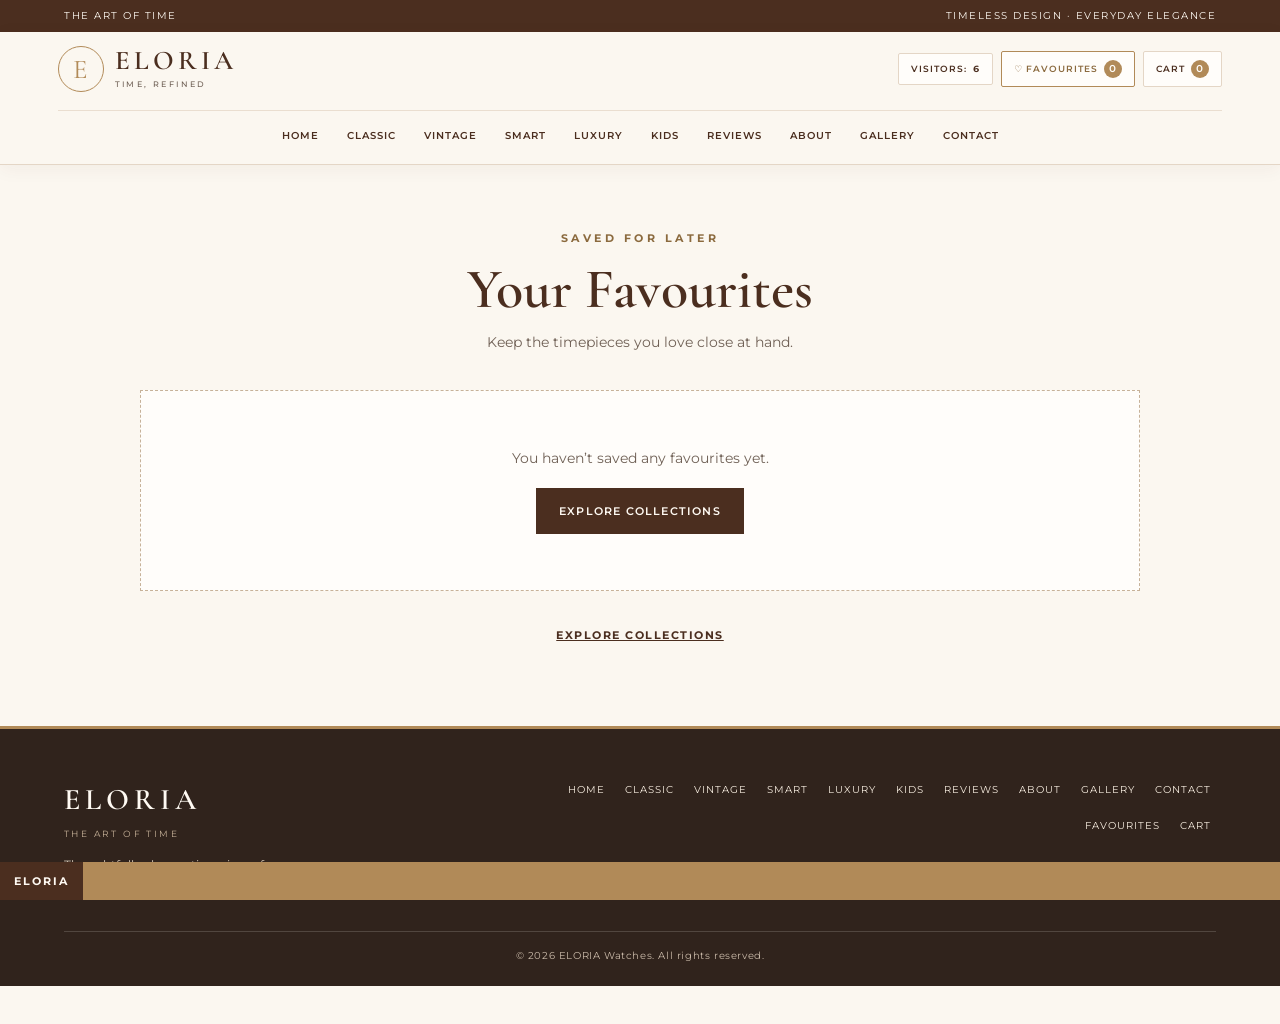
<file: favorites.html>
<!DOCTYPE html>
<html lang="en">
<head>
  <meta charset="UTF-8">
  <meta name="viewport" content="width=device-width, initial-scale=1">
  <title>Your Favourites | ELORIA Watches</title>
  <meta name="description" content="The ELORIA watches you have saved for later.">
  <meta name="theme-color" content="#4b2e1f">
  <link rel="icon" href="data:image/svg+xml,%3Csvg xmlns='http://www.w3.org/2000/svg' viewBox='0 0 64 64'%3E%3Ccircle cx='32' cy='32' r='29' fill='%23fbf7f0' stroke='%23b18a58' stroke-width='3'/%3E%3Ctext x='32' y='43' font-family='Georgia,serif' font-size='34' text-anchor='middle' fill='%23b18a58'%3EE%3C/text%3E%3C/svg%3E">
  <link rel="preconnect" href="https://fonts.googleapis.com">
  <link rel="preconnect" href="https://fonts.gstatic.com" crossorigin>
  <link href="https://fonts.googleapis.com/css2?family=Cormorant+Garamond:wght@400;500;600;700&family=Montserrat:wght@400;500;600;700&display=swap" rel="stylesheet">
  <link rel="stylesheet" href="css/style.css">
</head>
<body>
  <a class="skip-link" href="#main">Skip to content</a>

  <div class="topbar">
    <span>THE ART OF TIME</span>
    <span>TIMELESS DESIGN · EVERYDAY ELEGANCE</span>
  </div>

  <header class="site-header">
    <div class="header-inner">
      <a class="brand" href="index.html" aria-label="ELORIA — home">
        <span class="logo" aria-hidden="true">E</span>
        <span class="brand-copy"><span class="brand-name">ELORIA</span><small>TIME, REFINED</small></span>
      </a>
      <div class="header-tools">
        <span class="visitors" aria-live="polite">VISITORS: <strong id="visitorCount">0</strong></span>
        <a class="tool-link active" href="favorites.html" aria-current="page">♡ Favourites <span class="count" data-count="fav" aria-label="fav items">0</span></a>
        <a class="tool-link" href="cart.html">Cart <span class="count" data-count="cart" aria-label="cart items">0</span></a>
        <button class="menu-btn" type="button" aria-label="Toggle navigation menu" aria-expanded="false" aria-controls="mainNav">☰ MENU</button>
      </div>
      <nav id="mainNav" aria-label="Main navigation">
      <a href="index.html">Home</a>
      <a href="classic.html">Classic</a>
      <a href="vintage.html">Vintage</a>
      <a href="smart.html">Smart</a>
      <a href="luxury.html">Luxury</a>
      <a href="kids.html">Kids</a>
      <a href="reviews.html">Reviews</a>
      <a href="about.html">About</a>
      <a href="gallery.html">Gallery</a>
      <a href="contact.html">Contact</a>
      </nav>
    </div>
  </header>

  <main id="main">
    <section class="ecom-page">
      <div class="ecom-inner">
        <div class="ecom-heading">
          <span class="eyebrow">SAVED FOR LATER</span>
          <h1>Your Favourites</h1>
          <p>Keep the timepieces you love close at hand.</p>
        </div>
        <div class="line-items" id="favouriteItems" aria-live="polite"></div>
        <div class="ecom-footer"><a href="index.html#collections">EXPLORE COLLECTIONS</a></div>
      </div>
    </section>
  </main>

  <footer class="site-footer">
    <div class="footer-inner">
      <div class="footer-brand">
        <a class="footer-wordmark" href="index.html">ELORIA</a>
        <p class="footer-tagline">THE ART OF TIME</p>
        <p class="footer-description">Thoughtfully chosen timepieces for every age, ambition, and occasion.</p>
      </div>
      <nav class="footer-nav" aria-label="Footer navigation">
        <a href="index.html">Home</a> <a href="classic.html">Classic</a> <a href="vintage.html">Vintage</a> <a href="smart.html">Smart</a> <a href="luxury.html">Luxury</a> <a href="kids.html">Kids</a> <a href="reviews.html">Reviews</a> <a href="about.html">About</a> <a href="gallery.html">Gallery</a> <a href="contact.html">Contact</a> <a href="favorites.html">Favourites</a> <a href="cart.html">Cart</a>
      </nav>
      <p class="footer-copyright">© <span id="year">2026</span> ELORIA Watches. All rights reserved.</p>
    </div>
  </footer>

  <div class="ticker" role="marquee" aria-label="ELORIA brand message">
    <span class="ticker-label">ELORIA</span>
    <span class="ticker-track"><span class="ticker-text">TIMELESS DESIGN ✦ A WATCH FOR EVERY STORY ✦ TIME, REFINED ✦ DISCOVER YOUR NEXT EVERYDAY ICON ✦</span></span>
  </div>

  <script src="js/catalog.js"></script>
  <script src="js/site.js"></script>
</body>
</html>
</file>
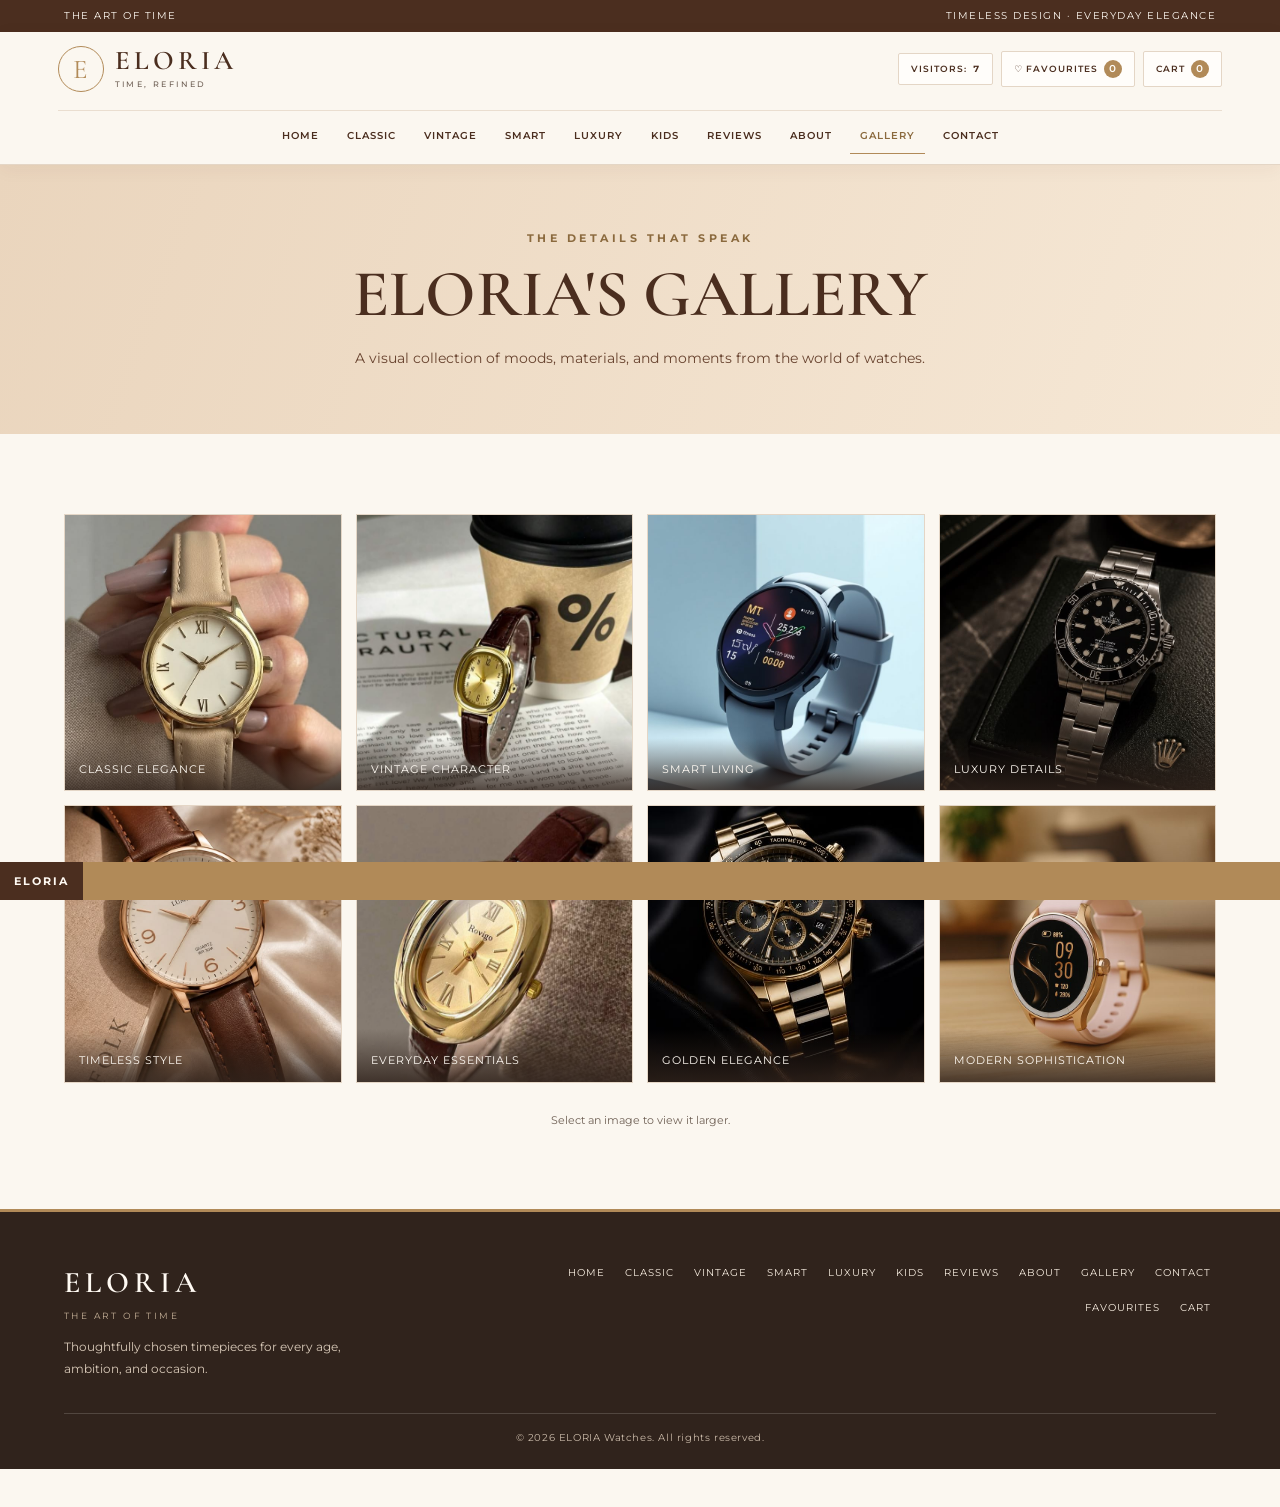
<file: gallery.html>
<!DOCTYPE html>
<html lang="en">
<head>
  <meta charset="UTF-8">
  <meta name="viewport" content="width=device-width, initial-scale=1">
  <title>Gallery | ELORIA Watches</title>
  <meta name="description" content="A visual collection of moods, materials and moments from the world of ELORIA watches.">
  <meta name="theme-color" content="#4b2e1f">
  <link rel="icon" href="data:image/svg+xml,%3Csvg xmlns='http://www.w3.org/2000/svg' viewBox='0 0 64 64'%3E%3Ccircle cx='32' cy='32' r='29' fill='%23fbf7f0' stroke='%23b18a58' stroke-width='3'/%3E%3Ctext x='32' y='43' font-family='Georgia,serif' font-size='34' text-anchor='middle' fill='%23b18a58'%3EE%3C/text%3E%3C/svg%3E">
  <link rel="preconnect" href="https://fonts.googleapis.com">
  <link rel="preconnect" href="https://fonts.gstatic.com" crossorigin>
  <link href="https://fonts.googleapis.com/css2?family=Cormorant+Garamond:wght@400;500;600;700&family=Montserrat:wght@400;500;600;700&display=swap" rel="stylesheet">
  <link rel="stylesheet" href="css/style.css">
</head>
<body>
  <a class="skip-link" href="#main">Skip to content</a>

  <div class="topbar">
    <span>THE ART OF TIME</span>
    <span>TIMELESS DESIGN · EVERYDAY ELEGANCE</span>
  </div>

  <header class="site-header">
    <div class="header-inner">
      <a class="brand" href="index.html" aria-label="ELORIA — home">
        <span class="logo" aria-hidden="true">E</span>
        <span class="brand-copy"><span class="brand-name">ELORIA</span><small>TIME, REFINED</small></span>
      </a>
      <div class="header-tools">
        <span class="visitors" aria-live="polite">VISITORS: <strong id="visitorCount">0</strong></span>
        <a class="tool-link" href="favorites.html">♡ Favourites <span class="count" data-count="fav" aria-label="fav items">0</span></a>
        <a class="tool-link" href="cart.html">Cart <span class="count" data-count="cart" aria-label="cart items">0</span></a>
        <button class="menu-btn" type="button" aria-label="Toggle navigation menu" aria-expanded="false" aria-controls="mainNav">☰ MENU</button>
      </div>
      <nav id="mainNav" aria-label="Main navigation">
      <a href="index.html">HOME</a>
      <a href="classic.html">CLASSIC</a>
      <a href="vintage.html">VINTAGE</a>
      <a href="smart.html">SMART</a>
      <a href="luxury.html">LUXURY</a>
      <a href="kids.html">KIDS</a>
      <a href="reviews.html">Reviews</a>
      <a href="about.html">ABOUT</a>
      <a href="gallery.html" class="active" aria-current="page">GALLERY</a>
      <a href="contact.html">CONTACT</a>
      </nav>
    </div>
  </header>

  <main id="main">
    <section class="page-hero">
      <span class="eyebrow">THE DETAILS THAT SPEAK</span>
      <h1> ELORIA'S GALLERY</h1>
      <p>A visual collection of moods, materials, and moments from the world of watches.</p>
    </section>
    <section>
      <div class="container">
        <div class="gallery-grid">
        <a class="gallery-card" href="pictures/classic1.jpg"><img src="pictures/classic1.jpg" alt="Classic elegance" loading="lazy"><span>Classic elegance</span></a>
        <a class="gallery-card" href="pictures/v%201.jpg"><img src="pictures/v%201.jpg" alt="Vintage character" loading="lazy"><span>Vintage character</span></a>
        <a class="gallery-card" href="pictures/smart1.jpg"><img src="pictures/smart1.jpg" alt="Smart living" loading="lazy"><span>Smart living</span></a>
        <a class="gallery-card" href="pictures/l%201.jpg"><img src="pictures/l%201.jpg" alt="Luxury details" loading="lazy"><span>Luxury details</span></a>
        <a class="gallery-card" href="pictures/classic2.jpg"><img src="pictures/classic2.jpg" alt="Timeless style" loading="lazy"><span>Timeless style</span></a>
        <a class="gallery-card" href="pictures/v%202.jpg"><img src="pictures/v%202.jpg" alt="Everyday essentials" loading="lazy"><span>Everyday essentials</span></a>
        <a class="gallery-card" href="pictures/l%202.jpg"><img src="pictures/l%202.jpg" alt="Golden elegance" loading="lazy"><span>Golden elegance</span></a>
        <a class="gallery-card" href="pictures/smart2.jpg"><img src="pictures/smart2.jpg" alt="Modern sophistication" loading="lazy"><span>Modern sophistication</span></a>
        </div>
        <p class="note">Select an image to view it larger.</p>
      </div>
    </section>
  </main>

  <footer class="site-footer">
    <div class="footer-inner">
      <div class="footer-brand">
        <a class="footer-wordmark" href="index.html">ELORIA</a>
        <p class="footer-tagline">THE ART OF TIME</p>
        <p class="footer-description">Thoughtfully chosen timepieces for every age, ambition, and occasion.</p>
      </div>
      <nav class="footer-nav" aria-label="Footer navigation">
        <a href="index.html">Home</a> <a href="classic.html">Classic</a> <a href="vintage.html">Vintage</a> <a href="smart.html">Smart</a> <a href="luxury.html">Luxury</a> <a href="kids.html">Kids</a> <a href="reviews.html">Reviews</a> <a href="about.html">About</a> <a href="gallery.html">Gallery</a> <a href="contact.html">Contact</a> <a href="favorites.html">Favourites</a> <a href="cart.html">Cart</a>
      </nav>
      <p class="footer-copyright">© <span id="year">2026</span> ELORIA Watches. All rights reserved.</p>
    </div>
  </footer>

  <div class="ticker" role="marquee" aria-label="ELORIA brand message">
    <span class="ticker-label">ELORIA</span>
    <span class="ticker-track"><span class="ticker-text">TIMELESS DESIGN ✦ A WATCH FOR EVERY STORY ✦ TIME, REFINED ✦ DISCOVER YOUR NEXT EVERYDAY ICON ✦</span></span>
  </div>

  <script src="js/catalog.js"></script>
  <script src="js/site.js"></script>
</body>
</html>
</file>
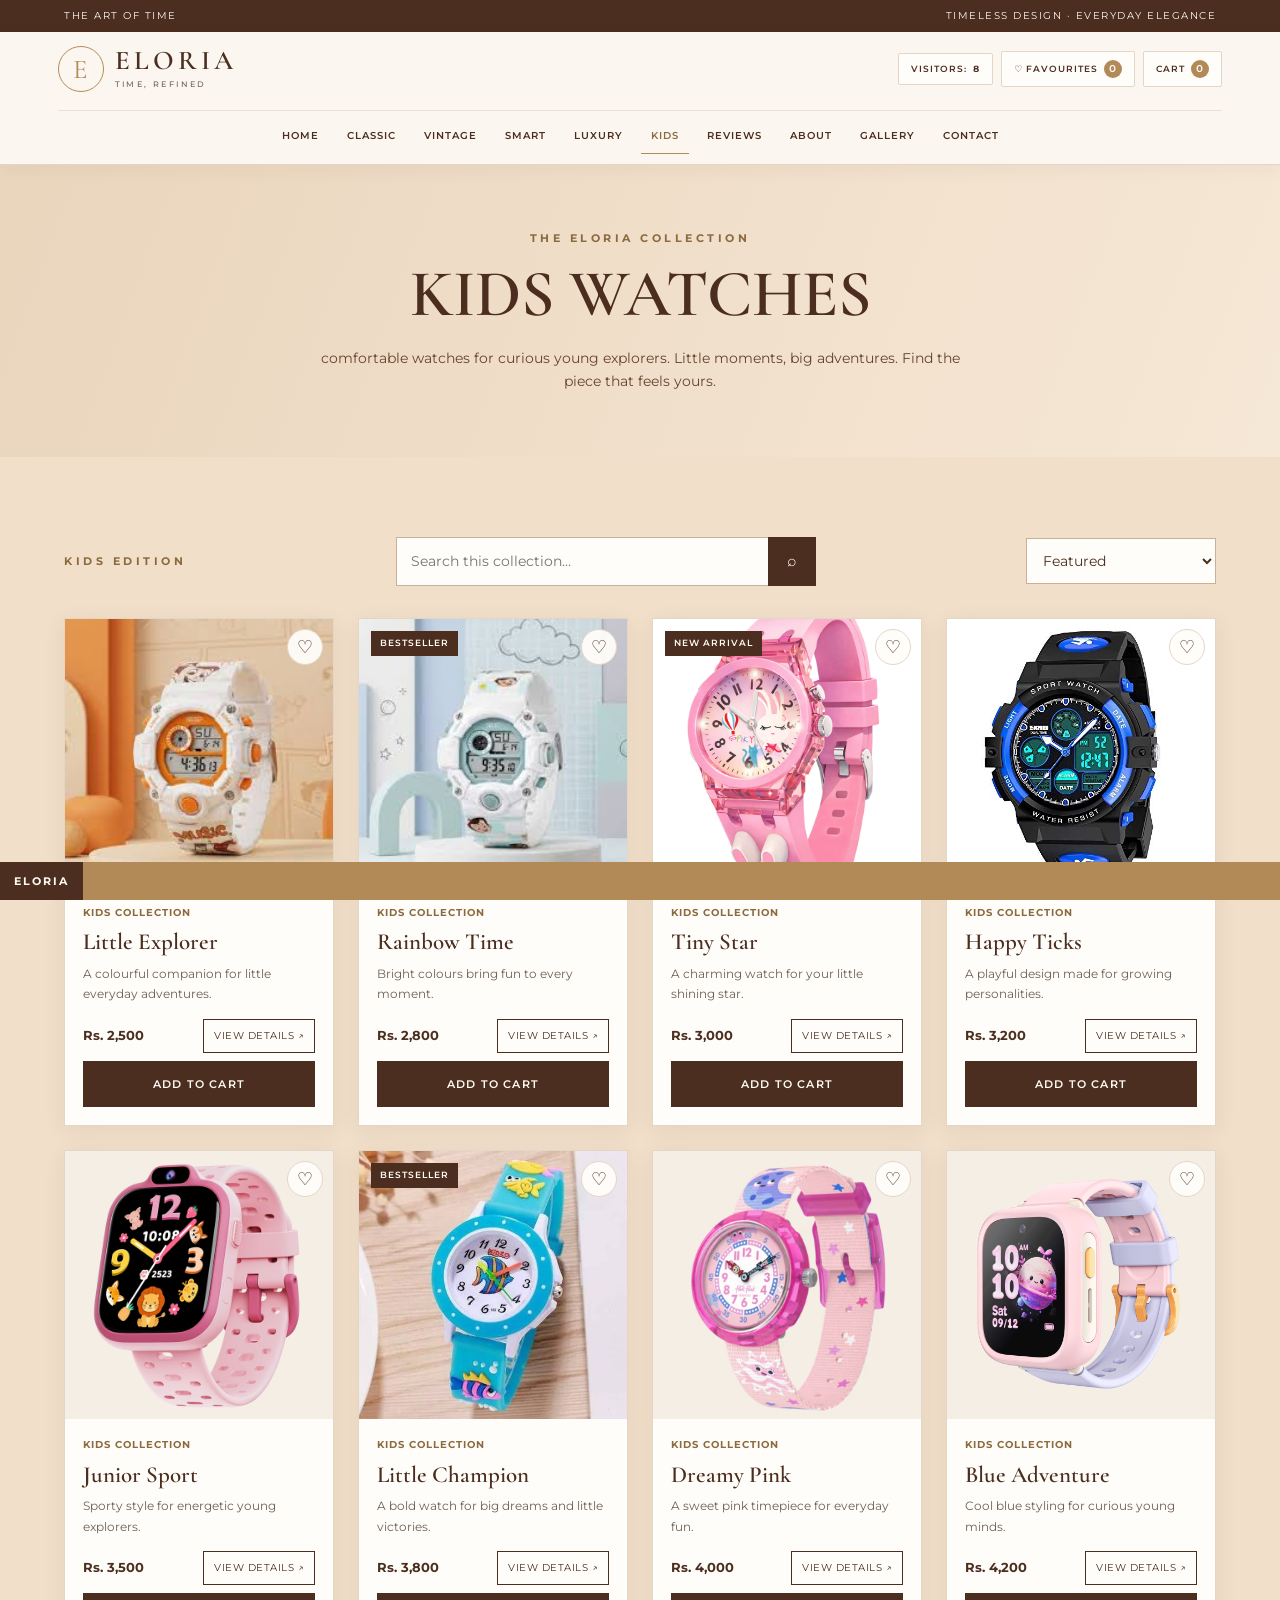
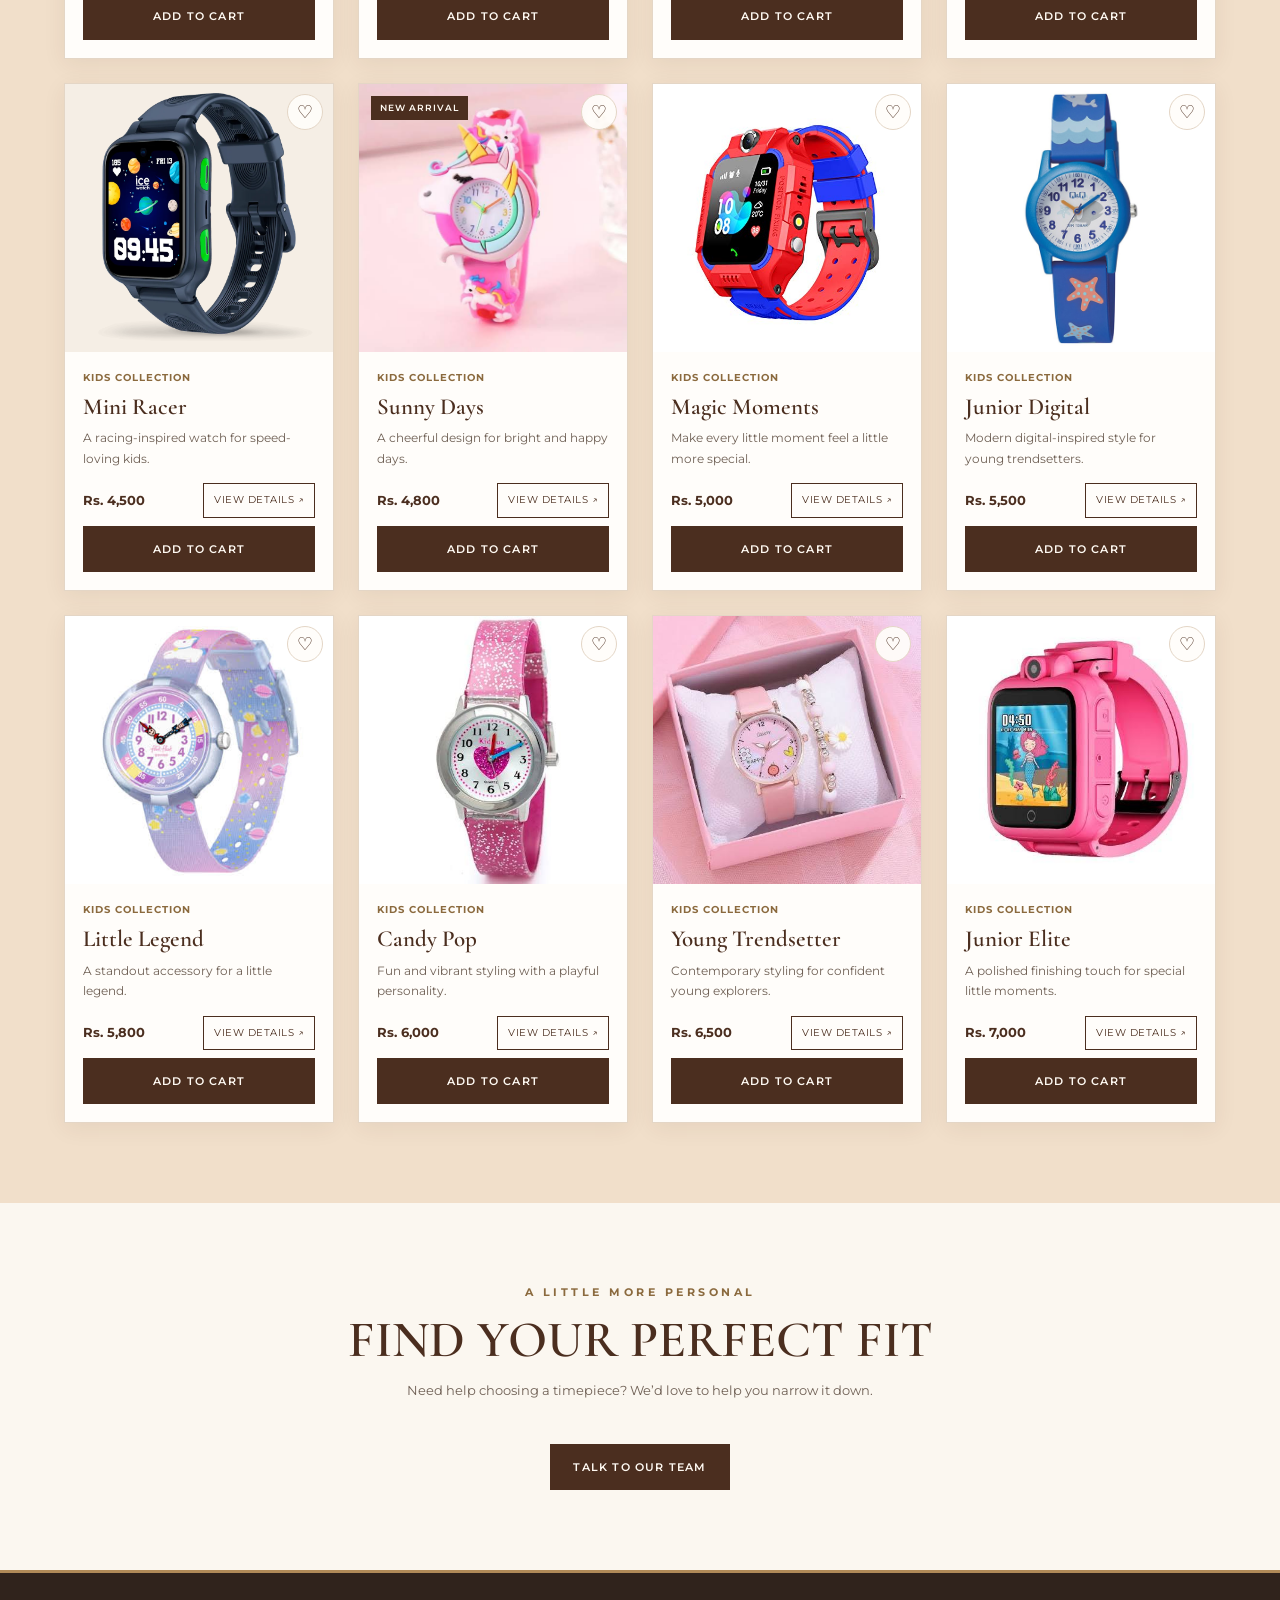
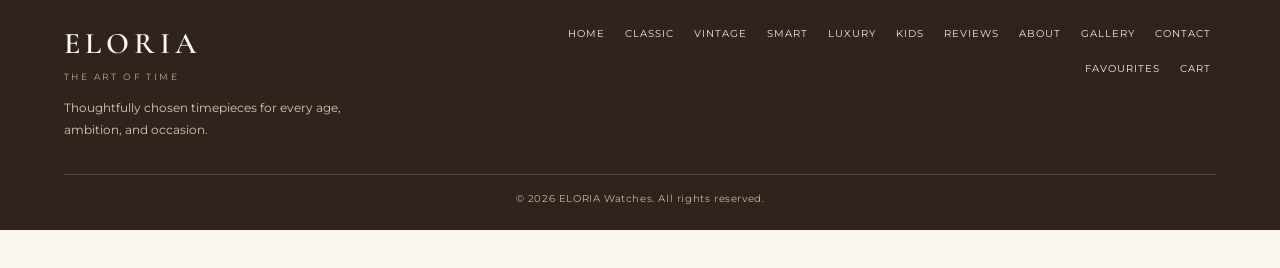
<file: kids.html>
<!DOCTYPE html>
<html lang="en">
<head>
  <meta charset="UTF-8">
  <meta name="viewport" content="width=device-width, initial-scale=1">
  <title>Kids’ Watches | ELORIA Watches</title>
  <meta name="description" content="Colourful, comfortable watches for curious young explorers.">
  <meta name="theme-color" content="#4b2e1f">
  <link rel="icon" href="data:image/svg+xml,%3Csvg xmlns='http://www.w3.org/2000/svg' viewBox='0 0 64 64'%3E%3Ccircle cx='32' cy='32' r='29' fill='%23fbf7f0' stroke='%23b18a58' stroke-width='3'/%3E%3Ctext x='32' y='43' font-family='Georgia,serif' font-size='34' text-anchor='middle' fill='%23b18a58'%3EE%3C/text%3E%3C/svg%3E">
  <link rel="preconnect" href="https://fonts.googleapis.com">
  <link rel="preconnect" href="https://fonts.gstatic.com" crossorigin>
  <link href="https://fonts.googleapis.com/css2?family=Cormorant+Garamond:wght@400;500;600;700&family=Montserrat:wght@400;500;600;700&display=swap" rel="stylesheet">
  <link rel="stylesheet" href="css/style.css">
</head>
<body data-category="kids">
  <a class="skip-link" href="#main">Skip to content</a>

  <div class="topbar">
    <span>THE ART OF TIME</span>
    <span>TIMELESS DESIGN · EVERYDAY ELEGANCE</span>
  </div>

  <header class="site-header">
    <div class="header-inner">
      <a class="brand" href="index.html" aria-label="ELORIA — home">
        <span class="logo" aria-hidden="true">E</span>
        <span class="brand-copy"><span class="brand-name">ELORIA</span><small>TIME, REFINED</small></span>
      </a>
      <div class="header-tools">
        <span class="visitors" aria-live="polite">VISITORS: <strong id="visitorCount">0</strong></span>
        <a class="tool-link" href="favorites.html">♡ Favourites <span class="count" data-count="fav" aria-label="fav items">0</span></a>
        <a class="tool-link" href="cart.html">Cart <span class="count" data-count="cart" aria-label="cart items">0</span></a>
        <button class="menu-btn" type="button" aria-label="Toggle navigation menu" aria-expanded="false" aria-controls="mainNav">☰ MENU</button>
      </div>
      <nav id="mainNav" aria-label="Main navigation">
      <a href="index.html">HOME</a>
      <a href="classic.html">CLASSIC</a>
      <a href="vintage.html">VINTAGE</a>
      <a href="smart.html">SMART</a>
      <a href="luxury.html">LUXURY</a>
      <a href="kids.html" class="active" aria-current="page">KIDS</a>
      <a href="reviews.html">REVIEWS</a>
      <a href="about.html">ABOUT</a>
      <a href="gallery.html">GALLERY</a>
      <a href="contact.html">CONTACT</a>
      </nav>
    </div>
  </header>

  <main id="main">
    <section class="page-hero">
      <span class="eyebrow">THE ELORIA COLLECTION</span>
      <h1>KIDS WATCHES</h1>
      <p>comfortable watches for curious young explorers. Little moments, big adventures. Find the piece that feels yours.</p>
    </section>
    <section class="section-alt">
      <div class="container">
        <div class="page-tools">
          <div>
            <span class="eyebrow">KIDS EDITION</span>
          </div>
          <form class="search" role="search" onsubmit="return false">
            <input id="productSearch" type="search" placeholder="Search this collection…" aria-label="Search kids watches">
            <button type="submit" aria-label="Search">⌕</button>
          </form>
          <select class="sort-select" id="sortProducts" aria-label="Sort watches">
            <option value="featured">Featured</option>
            <option value="price-low">Price: low to high</option>
            <option value="price-high">Price: high to low</option>
          </select>
        </div>
        <div class="product-grid" id="productGrid" aria-live="polite"></div>
        <div class="empty-state" id="emptyState">No watches match your search. Try another name.</div>
      </div>
    </section>
    <section>
      <div class="container">
        <div class="section-heading">
          <span class="eyebrow">A LITTLE MORE PERSONAL</span>
          <h2>FIND YOUR PERFECT FIT</h2>
          <p>Need help choosing a timepiece? We’d love to help you narrow it down.</p>
        </div>
        <div class="center"><a class="btn" href="contact.html">TALK TO OUR TEAM</a></div>
      </div>
    </section>
  </main>

  <footer class="site-footer">
    <div class="footer-inner">
      <div class="footer-brand">
        <a class="footer-wordmark" href="index.html">ELORIA</a>
        <p class="footer-tagline">THE ART OF TIME</p>
        <p class="footer-description">Thoughtfully chosen timepieces for every age, ambition, and occasion.</p>
      </div>
      <nav class="footer-nav" aria-label="Footer navigation">
        <a href="index.html">Home</a> <a href="classic.html">Classic</a> <a href="vintage.html">Vintage</a> <a href="smart.html">Smart</a> <a href="luxury.html">Luxury</a> <a href="kids.html">Kids</a> <a href="reviews.html">Reviews</a> <a href="about.html">About</a> <a href="gallery.html">Gallery</a> <a href="contact.html">Contact</a> <a href="favorites.html">Favourites</a> <a href="cart.html">Cart</a>
      </nav>
      <p class="footer-copyright">© <span id="year">2026</span> ELORIA Watches. All rights reserved.</p>
    </div>
  </footer>

  <div class="ticker" role="marquee" aria-label="ELORIA brand message">
    <span class="ticker-label">ELORIA</span>
    <span class="ticker-track"><span class="ticker-text">TIMELESS DESIGN ✦ A WATCH FOR EVERY STORY ✦ TIME, REFINED ✦ DISCOVER YOUR NEXT EVERYDAY ICON ✦</span></span>
  </div>

  <div class="modal" id="productModal" aria-hidden="true">
    <div class="modal-box" role="dialog" aria-modal="true" aria-labelledby="modalName">
      <button class="close-modal" type="button" aria-label="Close details">×</button>
      <img id="modalImage" alt="">
      <div class="modal-content">
        <small class="eyebrow" id="modalCategory"></small>
        <h2 id="modalName"></h2>
        <p id="modalDescription"></p>
        <div class="modal-price" id="modalPrice"></div>
        <div class="specs">
          <strong>DETAILS</strong>
          <ul id="modalSpecs"></ul>
        </div>
        <div class="modal-actions">
          <button class="btn" type="button" id="modalCart" data-action="cart" data-id="">ADD TO CART</button>
          <button class="btn btn-outline" type="button" id="modalFav" data-action="fav" data-id="">♡ SAVE TO FAVOURITES</button>
        </div>
        <a class="modal-enquire" href="contact.html">ENQUIRE ABOUT THIS WATCH →</a>
      </div>
    </div>
  </div>

  <script src="js/catalog.js"></script>
  <script src="js/site.js"></script>
</body>
</html>
</file>
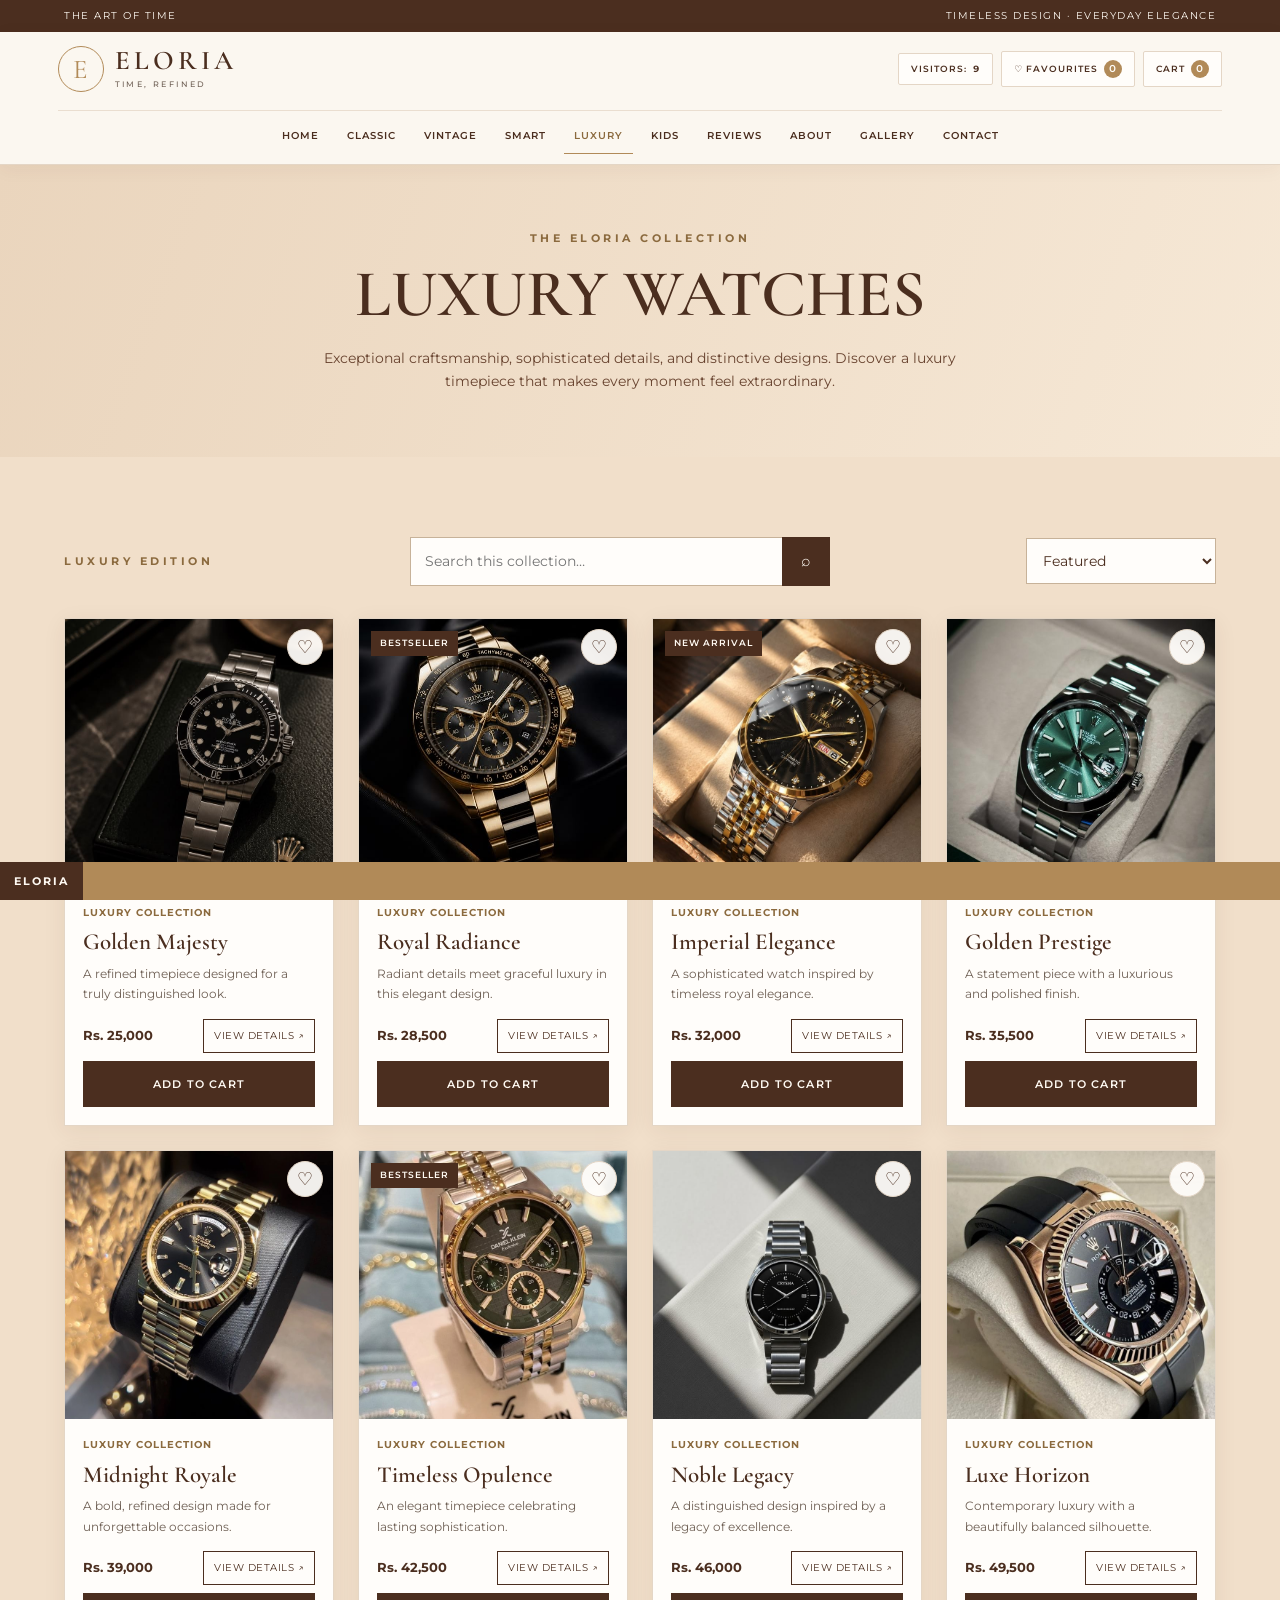
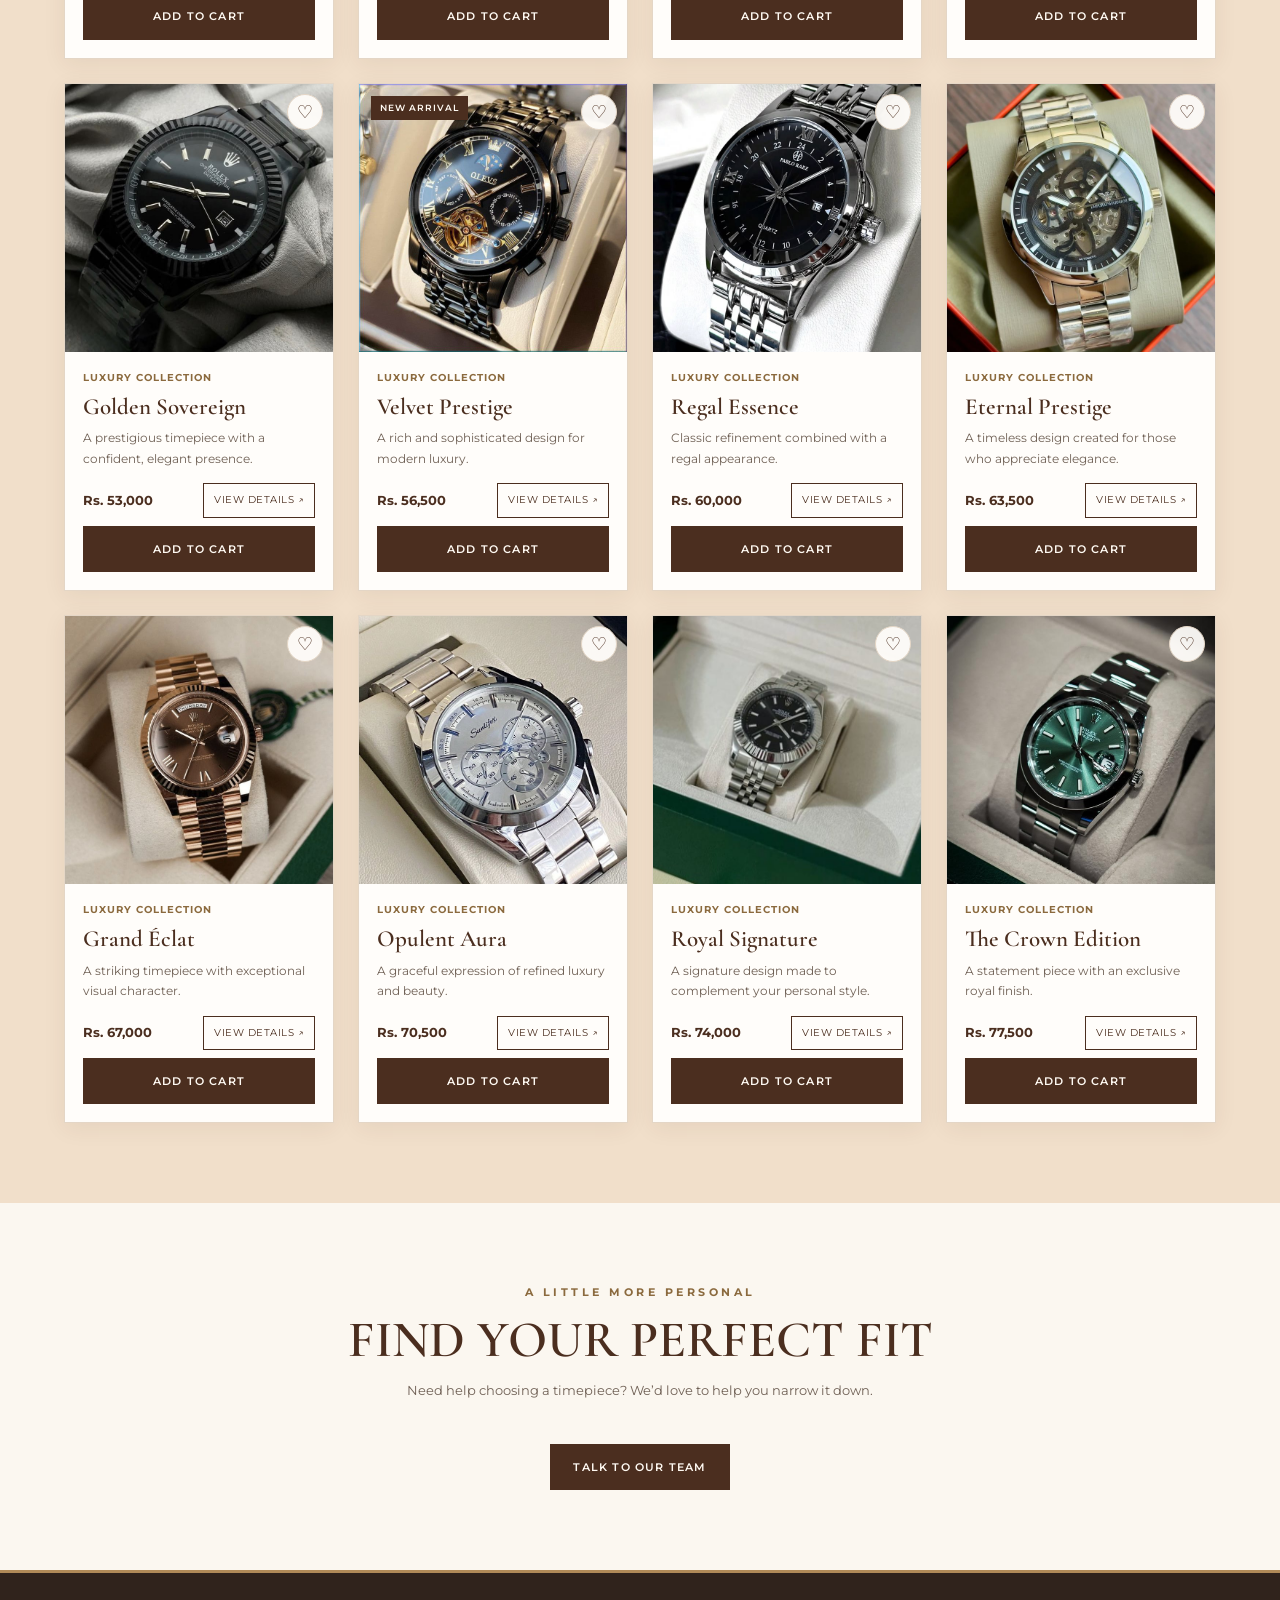
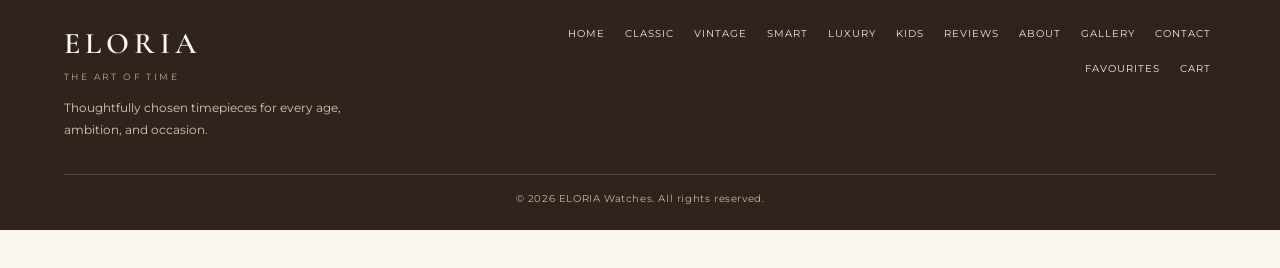
<file: luxury.html>
<!DOCTYPE html>
<html lang="en">
<head>
  <meta charset="UTF-8">
  <meta name="viewport" content="width=device-width, initial-scale=1">
  <title>Luxury Watches | ELORIA Watches</title>
  <meta name="description" content="Discover refined luxury timepieces with elegant designs and sophisticated details.">
  <meta name="theme-color" content="#4b2e1f">
  <link rel="icon" href="data:image/svg+xml,%3Csvg xmlns='http://www.w3.org/2000/svg' viewBox='0 0 64 64'%3E%3Ccircle cx='32' cy='32' r='29' fill='%23fbf7f0' stroke='%23b18a58' stroke-width='3'/%3E%3Ctext x='32' y='43' font-family='Georgia,serif' font-size='34' text-anchor='middle' fill='%23b18a58'%3EE%3C/text%3E%3C/svg%3E">
  <link rel="preconnect" href="https://fonts.googleapis.com">
  <link rel="preconnect" href="https://fonts.gstatic.com" crossorigin>
  <link href="https://fonts.googleapis.com/css2?family=Cormorant+Garamond:wght@400;500;600;700&family=Montserrat:wght@400;500;600;700&display=swap" rel="stylesheet">
  <link rel="stylesheet" href="css/style.css">
</head>
<body data-category="luxury">
  <a class="skip-link" href="#main">Skip to content</a>

  <div class="topbar">
    <span>THE ART OF TIME</span>
    <span>TIMELESS DESIGN · EVERYDAY ELEGANCE</span>
  </div>

  <header class="site-header">
    <div class="header-inner">
      <a class="brand" href="index.html" aria-label="ELORIA — home">
        <span class="logo" aria-hidden="true">E</span>
        <span class="brand-copy"><span class="brand-name">ELORIA</span><small>TIME, REFINED</small></span>
      </a>
      <div class="header-tools">
        <span class="visitors" aria-live="polite">VISITORS: <strong id="visitorCount">0</strong></span>
        <a class="tool-link" href="favorites.html">♡ Favourites <span class="count" data-count="fav" aria-label="fav items">0</span></a>
        <a class="tool-link" href="cart.html">Cart <span class="count" data-count="cart" aria-label="cart items">0</span></a>
        <button class="menu-btn" type="button" aria-label="Toggle navigation menu" aria-expanded="false" aria-controls="mainNav">☰ MENU</button>
      </div>
      <nav id="mainNav" aria-label="Main navigation">
      <a href="index.html">HOME</a>
      <a href="classic.html">CLASSIC</a>
      <a href="vintage.html">VINTAGE</a>
      <a href="smart.html">SMART</a>
      <a href="luxury.html" class="active" aria-current="page">LUXURY</a>
      <a href="kids.html">KIDS</a>
      <a href="reviews.html">REVIEWS</a>
      <a href="about.html">ABOUT</a>
      <a href="gallery.html">GALLERY</a>
      <a href="contact.html">CONTACT</a>
      </nav>
    </div>
  </header>

  <main id="main">
    <section class="page-hero">
      <span class="eyebrow">THE ELORIA COLLECTION</span>
      <h1>LUXURY WATCHES</h1>
      <p>Exceptional craftsmanship, sophisticated details, and distinctive designs. Discover a luxury timepiece that makes every moment feel extraordinary.</p>
    </section>
    <section class="section-alt">
      <div class="container">
        <div class="page-tools">
          <div>
            <span class="eyebrow">LUXURY EDITION</span>
          </div>
          <form class="search" role="search" onsubmit="return false">
            <input id="productSearch" type="search" placeholder="Search this collection…" aria-label="Search luxury watches">
            <button type="submit" aria-label="Search">⌕</button>
          </form>
          <select class="sort-select" id="sortProducts" aria-label="Sort watches">
            <option value="featured">Featured</option>
            <option value="price-low">Price: low to high</option>
            <option value="price-high">Price: high to low</option>
          </select>
        </div>
        <div class="product-grid" id="productGrid" aria-live="polite"></div>
        <div class="empty-state" id="emptyState">No watches match your search. Try another name.</div>
      </div>
    </section>
    <section>
      <div class="container">
        <div class="section-heading">
          <span class="eyebrow">A LITTLE MORE PERSONAL</span>
          <h2>FIND YOUR PERFECT FIT</h2>
          <p>Need help choosing a timepiece? We’d love to help you narrow it down.</p>
        </div>
        <div class="center"><a class="btn" href="contact.html">TALK TO OUR TEAM</a></div>
      </div>
    </section>
  </main>

  <footer class="site-footer">
    <div class="footer-inner">
      <div class="footer-brand">
        <a class="footer-wordmark" href="index.html">ELORIA</a>
        <p class="footer-tagline">THE ART OF TIME</p>
        <p class="footer-description">Thoughtfully chosen timepieces for every age, ambition, and occasion.</p>
      </div>
      <nav class="footer-nav" aria-label="Footer navigation">
        <a href="index.html">Home</a> <a href="classic.html">Classic</a> <a href="vintage.html">Vintage</a> <a href="smart.html">Smart</a> <a href="luxury.html">Luxury</a> <a href="kids.html">Kids</a> <a href="reviews.html">Reviews</a> <a href="about.html">About</a> <a href="gallery.html">Gallery</a> <a href="contact.html">Contact</a> <a href="favorites.html">Favourites</a> <a href="cart.html">Cart</a>
      </nav>
      <p class="footer-copyright">© <span id="year">2026</span> ELORIA Watches. All rights reserved.</p>
    </div>
  </footer>

  <div class="ticker" role="marquee" aria-label="ELORIA brand message">
    <span class="ticker-label">ELORIA</span>
    <span class="ticker-track"><span class="ticker-text">TIMELESS DESIGN ✦ A WATCH FOR EVERY STORY ✦ TIME, REFINED ✦ DISCOVER YOUR NEXT EVERYDAY ICON ✦</span></span>
  </div>

  <div class="modal" id="productModal" aria-hidden="true">
    <div class="modal-box" role="dialog" aria-modal="true" aria-labelledby="modalName">
      <button class="close-modal" type="button" aria-label="Close details">×</button>
      <img id="modalImage" alt="">
      <div class="modal-content">
        <small class="eyebrow" id="modalCategory"></small>
        <h2 id="modalName"></h2>
        <p id="modalDescription"></p>
        <div class="modal-price" id="modalPrice"></div>
        <div class="specs">
          <strong>DETAILS</strong>
          <ul id="modalSpecs"></ul>
        </div>
        <div class="modal-actions">
          <button class="btn" type="button" id="modalCart" data-action="cart" data-id="">ADD TO CART</button>
          <button class="btn btn-outline" type="button" id="modalFav" data-action="fav" data-id="">♡ SAVE TO FAVOURITES</button>
        </div>
        <a class="modal-enquire" href="contact.html">ENQUIRE ABOUT THIS WATCH →</a>
      </div>
    </div>
  </div>

  <script src="js/catalog.js"></script>
  <script src="js/site.js"></script>
</body>
</html>
</file>
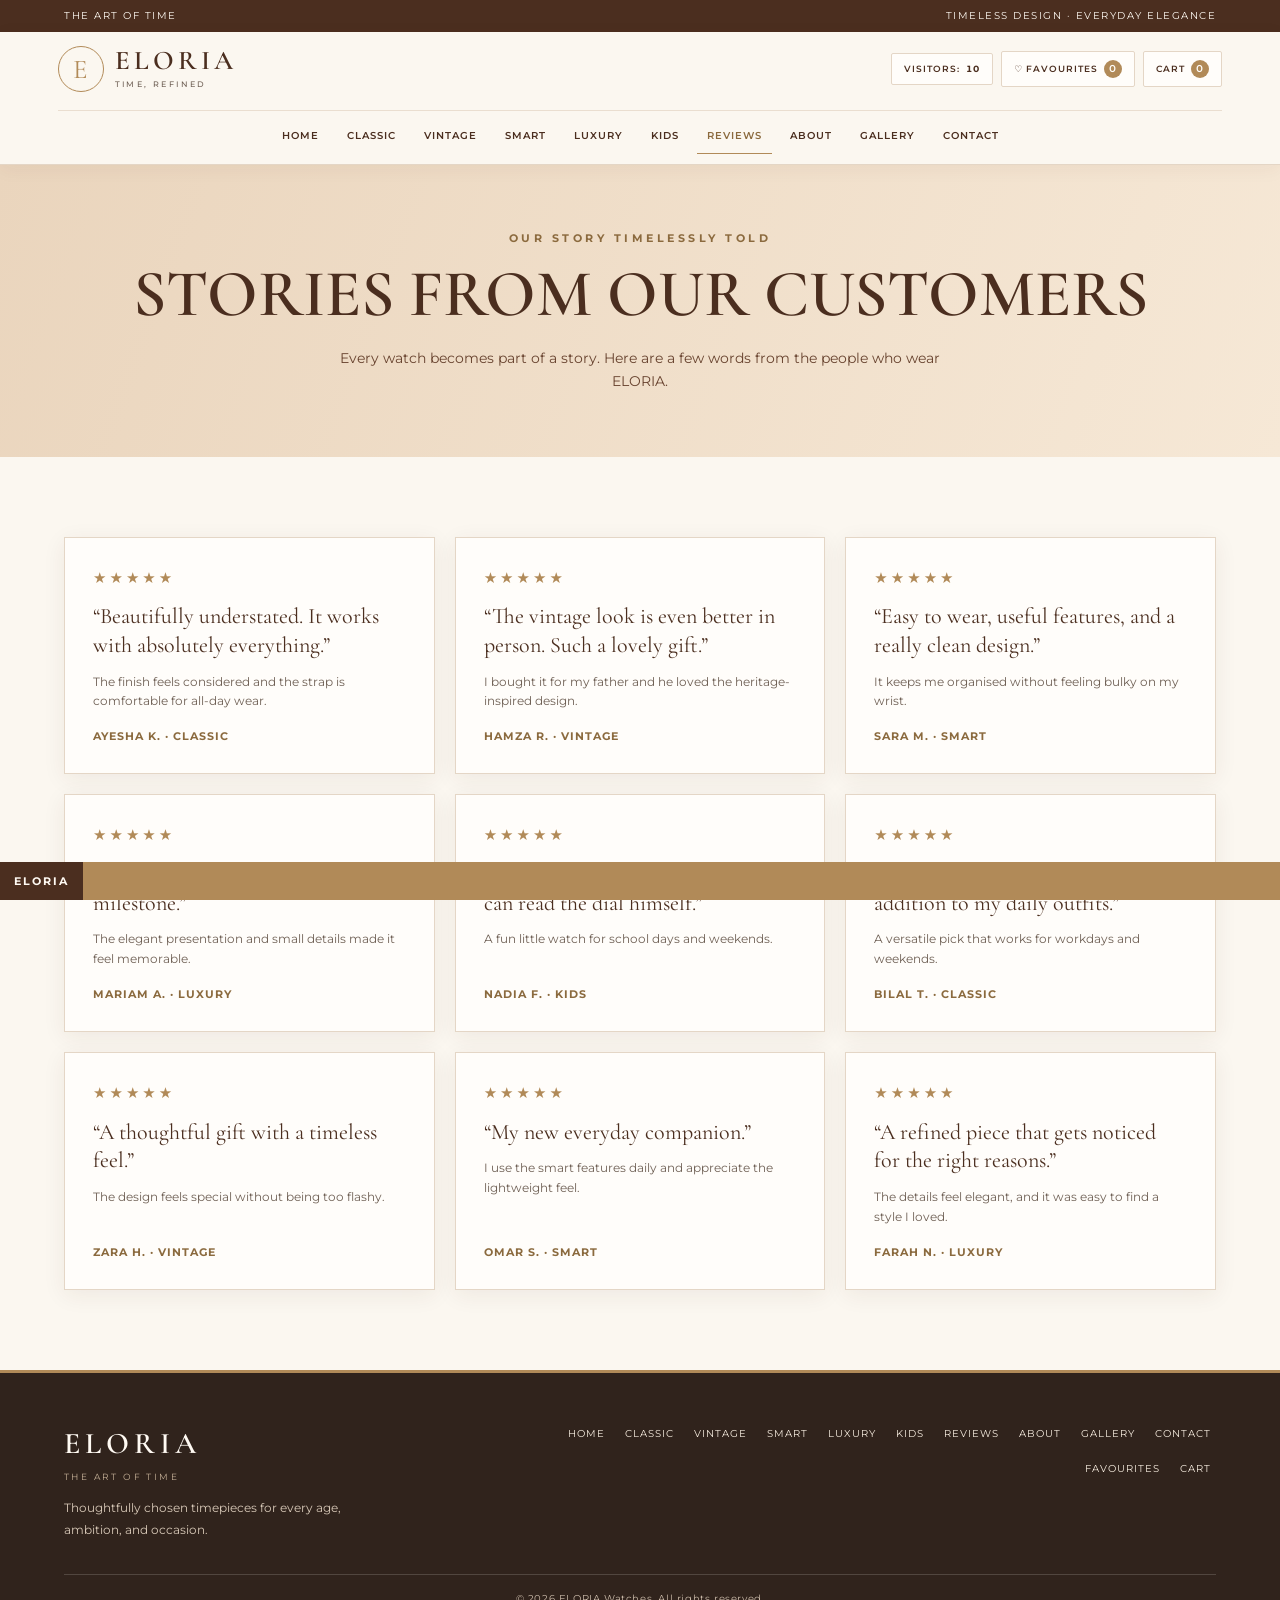
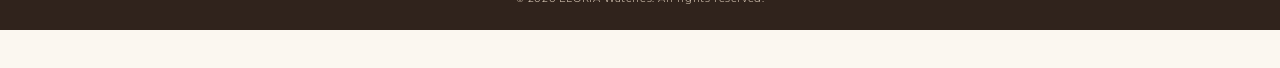
<file: reviews.html>
<!DOCTYPE html>
<html lang="en">
<head>
  <meta charset="UTF-8">
  <meta name="viewport" content="width=device-width, initial-scale=1">
  <title>Customer Reviews | ELORIA Watches</title>
  <meta name="description" content="Read what customers say about their ELORIA watches.">
  <meta name="theme-color" content="#4b2e1f">
  <link rel="icon" href="data:image/svg+xml,%3Csvg xmlns='http://www.w3.org/2000/svg' viewBox='0 0 64 64'%3E%3Ccircle cx='32' cy='32' r='29' fill='%23fbf7f0' stroke='%23b18a58' stroke-width='3'/%3E%3Ctext x='32' y='43' font-family='Georgia,serif' font-size='34' text-anchor='middle' fill='%23b18a58'%3EE%3C/text%3E%3C/svg%3E">
  <link rel="preconnect" href="https://fonts.googleapis.com">
  <link rel="preconnect" href="https://fonts.gstatic.com" crossorigin>
  <link href="https://fonts.googleapis.com/css2?family=Cormorant+Garamond:wght@400;500;600;700&family=Montserrat:wght@400;500;600;700&display=swap" rel="stylesheet">
  <link rel="stylesheet" href="css/style.css">
</head>
<body>
  <a class="skip-link" href="#main">Skip to content</a>

  <div class="topbar">
    <span>THE ART OF TIME</span>
    <span>TIMELESS DESIGN · EVERYDAY ELEGANCE</span>
  </div>

  <header class="site-header">
    <div class="header-inner">
      <a class="brand" href="index.html" aria-label="ELORIA — home">
        <span class="logo" aria-hidden="true">E</span>
        <span class="brand-copy"><span class="brand-name">ELORIA</span><small>TIME, REFINED</small></span>
      </a>
      <div class="header-tools">
        <span class="visitors" aria-live="polite">VISITORS: <strong id="visitorCount">0</strong></span>
        <a class="tool-link" href="favorites.html">♡ Favourites <span class="count" data-count="fav" aria-label="fav items">0</span></a>
        <a class="tool-link" href="cart.html">Cart <span class="count" data-count="cart" aria-label="cart items">0</span></a>
        <button class="menu-btn" type="button" aria-label="Toggle navigation menu" aria-expanded="false" aria-controls="mainNav">☰ MENU</button>
      </div>
      <nav id="mainNav" aria-label="Main navigation">
      <a href="index.html">HOME</a>
      <a href="classic.html">CLASSIC</a>
      <a href="vintage.html">VINTAGE</a>
      <a href="smart.html">SMART</a>
      <a href="luxury.html">LUXURY</a>
      <a href="kids.html">KIDS</a>
      <a href="reviews.html" class="active" aria-current="page">REVIEWS</a>
      <a href="about.html">ABOUT</a>
      <a href="gallery.html">GALLERY</a>
      <a href="contact.html">CONTACT</a>
      </nav>
    </div>
  </header>

  <main id="main">
    <section class="page-hero">
      <span class="eyebrow">OUR STORY TIMELESSLY TOLD</span>
      <h1>STORIES FROM OUR CUSTOMERS</h1>
      <p>Every watch becomes part of a story. Here are a few words from the people who wear ELORIA.</p>
    </section>
    <section>
      <div class="container">
        <div class="review-grid">
        <article class="review-card">
          <div class="stars" aria-label="5 out of 5 stars">★★★★★</div>
          <blockquote>“Beautifully understated. It works with absolutely everything.”</blockquote>
          <p>The finish feels considered and the strap is comfortable for all-day wear.</p>
          <div class="reviewer">Ayesha K. · Classic</div>
        </article>
        <article class="review-card">
          <div class="stars" aria-label="5 out of 5 stars">★★★★★</div>
          <blockquote>“The vintage look is even better in person. Such a lovely gift.”</blockquote>
          <p>I bought it for my father and he loved the heritage-inspired design.</p>
          <div class="reviewer">Hamza R. · Vintage</div>
        </article>
        <article class="review-card">
          <div class="stars" aria-label="5 out of 5 stars">★★★★★</div>
          <blockquote>“Easy to wear, useful features, and a really clean design.”</blockquote>
          <p>It keeps me organised without feeling bulky on my wrist.</p>
          <div class="reviewer">Sara M. · Smart</div>
        </article>
        <article class="review-card">
          <div class="stars" aria-label="5 out of 5 stars">★★★★★</div>
          <blockquote>“A special piece for a special milestone.”</blockquote>
          <p>The elegant presentation and small details made it feel memorable.</p>
          <div class="reviewer">Mariam A. · Luxury</div>
        </article>
        <article class="review-card">
          <div class="stars" aria-label="5 out of 5 stars">★★★★★</div>
          <blockquote>“My son loves the bright colour and can read the dial himself.”</blockquote>
          <p>A fun little watch for school days and weekends.</p>
          <div class="reviewer">Nadia F. · Kids</div>
        </article>
        <article class="review-card">
          <div class="stars" aria-label="5 out of 5 stars">★★★★★</div>
          <blockquote>“Comfortable, stylish, and a lovely addition to my daily outfits.”</blockquote>
          <p>A versatile pick that works for workdays and weekends.</p>
          <div class="reviewer">Bilal T. · Classic</div>
        </article>
        <article class="review-card">
          <div class="stars" aria-label="5 out of 5 stars">★★★★★</div>
          <blockquote>“A thoughtful gift with a timeless feel.”</blockquote>
          <p>The design feels special without being too flashy.</p>
          <div class="reviewer">Zara H. · Vintage</div>
        </article>
        <article class="review-card">
          <div class="stars" aria-label="5 out of 5 stars">★★★★★</div>
          <blockquote>“My new everyday companion.”</blockquote>
          <p>I use the smart features daily and appreciate the lightweight feel.</p>
          <div class="reviewer">Omar S. · Smart</div>
        </article>
        <article class="review-card">
          <div class="stars" aria-label="5 out of 5 stars">★★★★★</div>
          <blockquote>“A refined piece that gets noticed for the right reasons.”</blockquote>
          <p>The details feel elegant, and it was easy to find a style I loved.</p>
          <div class="reviewer">Farah N. · Luxury</div>
        </article>
        </div>
      </div>
    </section>
  </main>

  <footer class="site-footer">
    <div class="footer-inner">
      <div class="footer-brand">
        <a class="footer-wordmark" href="index.html">ELORIA</a>
        <p class="footer-tagline">THE ART OF TIME</p>
        <p class="footer-description">Thoughtfully chosen timepieces for every age, ambition, and occasion.</p>
      </div>
      <nav class="footer-nav" aria-label="Footer navigation">
        <a href="index.html">Home</a> <a href="classic.html">Classic</a> <a href="vintage.html">Vintage</a> <a href="smart.html">Smart</a> <a href="luxury.html">Luxury</a> <a href="kids.html">Kids</a> <a href="reviews.html">Reviews</a> <a href="about.html">About</a> <a href="gallery.html">Gallery</a> <a href="contact.html">Contact</a> <a href="favorites.html">Favourites</a> <a href="cart.html">Cart</a>
      </nav>
      <p class="footer-copyright">© <span id="year">2026</span> ELORIA Watches. All rights reserved.</p>
    </div>
  </footer>

  <div class="ticker" role="marquee" aria-label="ELORIA brand message">
    <span class="ticker-label">ELORIA</span>
    <span class="ticker-track"><span class="ticker-text">TIMELESS DESIGN ✦ A WATCH FOR EVERY STORY ✦ TIME, REFINED ✦ DISCOVER YOUR NEXT EVERYDAY ICON ✦</span></span>
  </div>

  <script src="js/catalog.js"></script>
  <script src="js/site.js"></script>
</body>
</html>
</file>
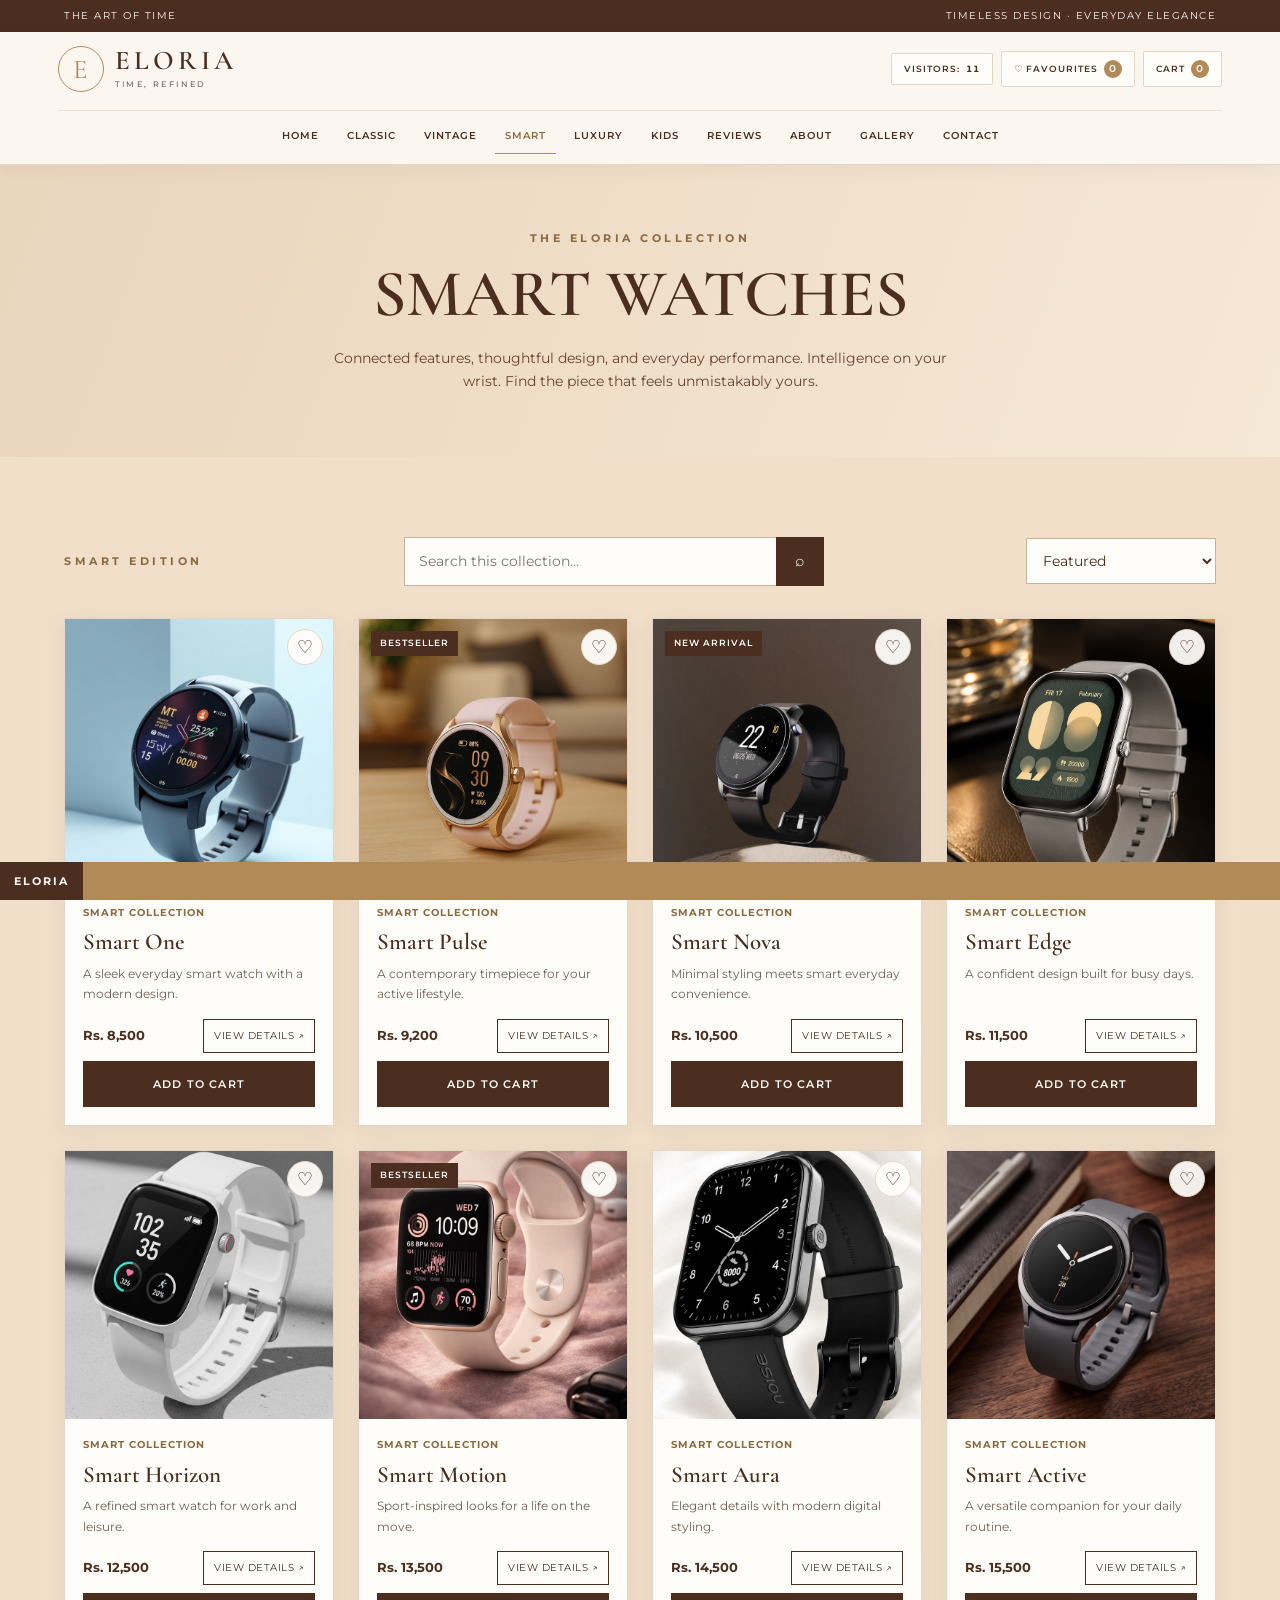
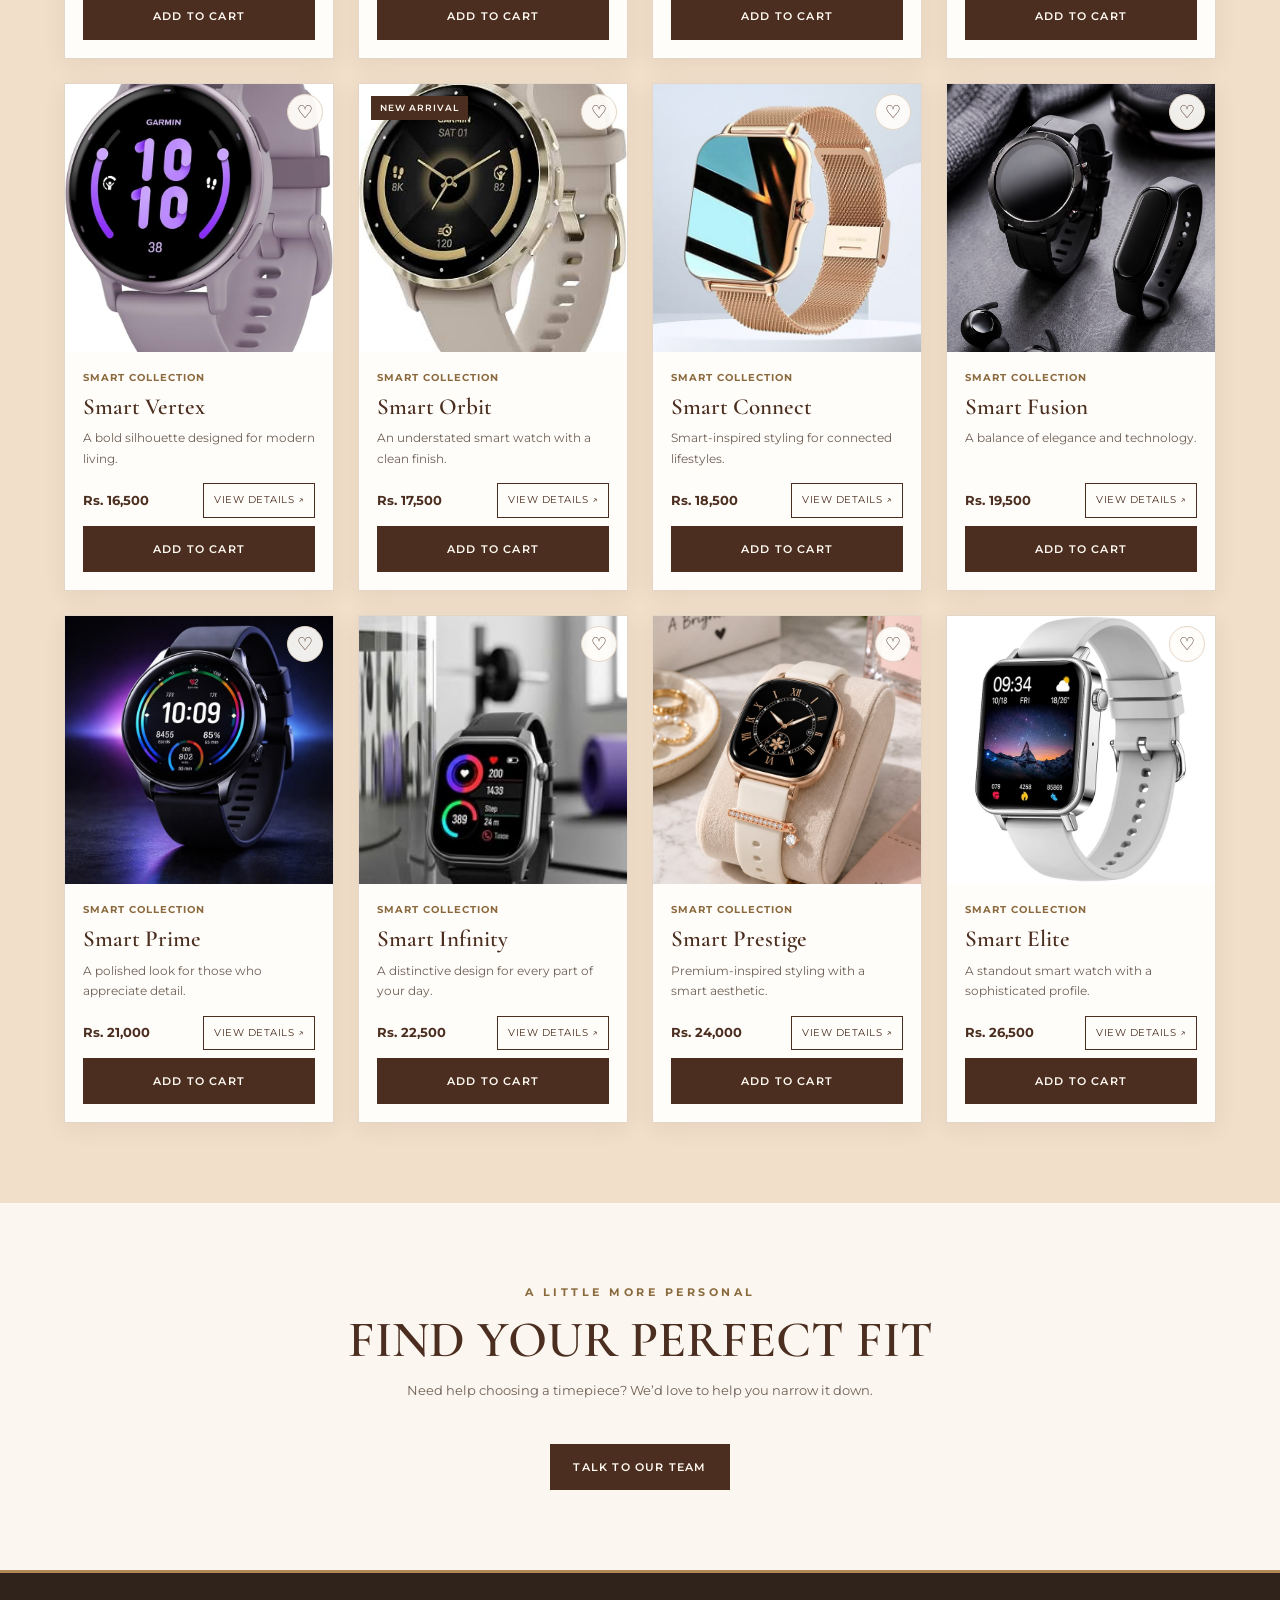
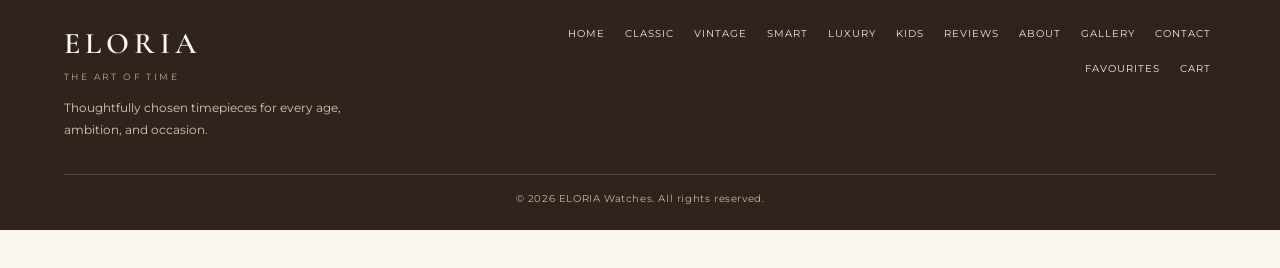
<file: smart.html>
<!DOCTYPE html>
<html lang="en">
<head>
  <meta charset="UTF-8">
  <meta name="viewport" content="width=device-width, initial-scale=1">
  <title>Smart Watches | ELORIA Watches</title>
  <meta name="description" content="Discover elegant smart watches at Eloria Watches.">
  <meta name="theme-color" content="#4b2e1f">
  <link rel="icon" href="data:image/svg+xml,%3Csvg xmlns='http://www.w3.org/2000/svg' viewBox='0 0 64 64'%3E%3Ccircle cx='32' cy='32' r='29' fill='%23fbf7f0' stroke='%23b18a58' stroke-width='3'/%3E%3Ctext x='32' y='43' font-family='Georgia,serif' font-size='34' text-anchor='middle' fill='%23b18a58'%3EE%3C/text%3E%3C/svg%3E">
  <link rel="preconnect" href="https://fonts.googleapis.com">
  <link rel="preconnect" href="https://fonts.gstatic.com" crossorigin>
  <link href="https://fonts.googleapis.com/css2?family=Cormorant+Garamond:wght@400;500;600;700&family=Montserrat:wght@400;500;600;700&display=swap" rel="stylesheet">
  <link rel="stylesheet" href="css/style.css">
</head>
<body data-category="smart">
  <a class="skip-link" href="#main">Skip to content</a>

  <div class="topbar">
    <span>THE ART OF TIME</span>
    <span>TIMELESS DESIGN · EVERYDAY ELEGANCE</span>
  </div>

  <header class="site-header">
    <div class="header-inner">
      <a class="brand" href="index.html" aria-label="ELORIA — home">
        <span class="logo" aria-hidden="true">E</span>
        <span class="brand-copy"><span class="brand-name">ELORIA</span><small>TIME, REFINED</small></span>
      </a>
      <div class="header-tools">
        <span class="visitors" aria-live="polite">VISITORS: <strong id="visitorCount">0</strong></span>
        <a class="tool-link" href="favorites.html">♡ Favourites <span class="count" data-count="fav" aria-label="fav items">0</span></a>
        <a class="tool-link" href="cart.html">Cart <span class="count" data-count="cart" aria-label="cart items">0</span></a>
        <button class="menu-btn" type="button" aria-label="Toggle navigation menu" aria-expanded="false" aria-controls="mainNav">☰ MENU</button>
      </div>
      <nav id="mainNav" aria-label="Main navigation">
      <a href="index.html">HOME</a>
      <a href="classic.html">CLASSIC</a>
      <a href="vintage.html">VINTAGE</a>
      <a href="smart.html" class="active" aria-current="page">SMART</a>
      <a href="luxury.html">LUXURY</a>
      <a href="kids.html">KIDS</a>
      <a href="reviews.html">REVIEWS</a>
      <a href="about.html">ABOUT</a>
      <a href="gallery.html">GALLERY</a>
      <a href="contact.html">CONTACT</a>
      </nav>
    </div>
  </header>

  <main id="main">
    <section class="page-hero">
      <span class="eyebrow">THE ELORIA COLLECTION</span>
      <h1>SMART WATCHES</h1>
      <p>Connected features, thoughtful design, and everyday performance. Intelligence on your wrist. Find the piece that feels unmistakably yours.</p>
    </section>
    <section class="section-alt">
      <div class="container">
        <div class="page-tools">
          <div>
            <span class="eyebrow">SMART EDITION</span>
          </div>
          <form class="search" role="search" onsubmit="return false">
            <input id="productSearch" type="search" placeholder="Search this collection…" aria-label="Search smart watches">
            <button type="submit" aria-label="Search">⌕</button>
          </form>
          <select class="sort-select" id="sortProducts" aria-label="Sort watches">
            <option value="featured">Featured</option>
            <option value="price-low">Price: low to high</option>
            <option value="price-high">Price: high to low</option>
          </select>
        </div>
        <div class="product-grid" id="productGrid" aria-live="polite"></div>
        <div class="empty-state" id="emptyState">No watches match your search. Try another name.</div>
      </div>
    </section>
    <section>
      <div class="container">
        <div class="section-heading">
          <span class="eyebrow">A LITTLE MORE PERSONAL</span>
          <h2>FIND YOUR PERFECT FIT</h2>
          <p>Need help choosing a timepiece? We’d love to help you narrow it down.</p>
        </div>
        <div class="center"><a class="btn" href="contact.html">TALK TO OUR TEAM</a></div>
      </div>
    </section>
  </main>

  <footer class="site-footer">
    <div class="footer-inner">
      <div class="footer-brand">
        <a class="footer-wordmark" href="index.html">ELORIA</a>
        <p class="footer-tagline">THE ART OF TIME</p>
        <p class="footer-description">Thoughtfully chosen timepieces for every age, ambition, and occasion.</p>
      </div>
      <nav class="footer-nav" aria-label="Footer navigation">
        <a href="index.html">Home</a> <a href="classic.html">Classic</a> <a href="vintage.html">Vintage</a> <a href="smart.html">Smart</a> <a href="luxury.html">Luxury</a> <a href="kids.html">Kids</a> <a href="reviews.html">Reviews</a> <a href="about.html">About</a> <a href="gallery.html">Gallery</a> <a href="contact.html">Contact</a> <a href="favorites.html">Favourites</a> <a href="cart.html">Cart</a>
      </nav>
      <p class="footer-copyright">© <span id="year">2026</span> ELORIA Watches. All rights reserved.</p>
    </div>
  </footer>

  <div class="ticker" role="marquee" aria-label="ELORIA brand message">
    <span class="ticker-label">ELORIA</span>
    <span class="ticker-track"><span class="ticker-text">TIMELESS DESIGN ✦ A WATCH FOR EVERY STORY ✦ TIME, REFINED ✦ DISCOVER YOUR NEXT EVERYDAY ICON ✦</span></span>
  </div>

  <div class="modal" id="productModal" aria-hidden="true">
    <div class="modal-box" role="dialog" aria-modal="true" aria-labelledby="modalName">
      <button class="close-modal" type="button" aria-label="Close details">×</button>
      <img id="modalImage" alt="">
      <div class="modal-content">
        <small class="eyebrow" id="modalCategory"></small>
        <h2 id="modalName"></h2>
        <p id="modalDescription"></p>
        <div class="modal-price" id="modalPrice"></div>
        <div class="specs">
          <strong>DETAILS</strong>
          <ul id="modalSpecs"></ul>
        </div>
        <div class="modal-actions">
          <button class="btn" type="button" id="modalCart" data-action="cart" data-id="">ADD TO CART</button>
          <button class="btn btn-outline" type="button" id="modalFav" data-action="fav" data-id="">♡ SAVE TO FAVOURITES</button>
        </div>
        <a class="modal-enquire" href="contact.html">ENQUIRE ABOUT THIS WATCH →</a>
      </div>
    </div>
  </div>

  <script src="js/catalog.js"></script>
  <script src="js/site.js"></script>
</body>
</html>
</file>
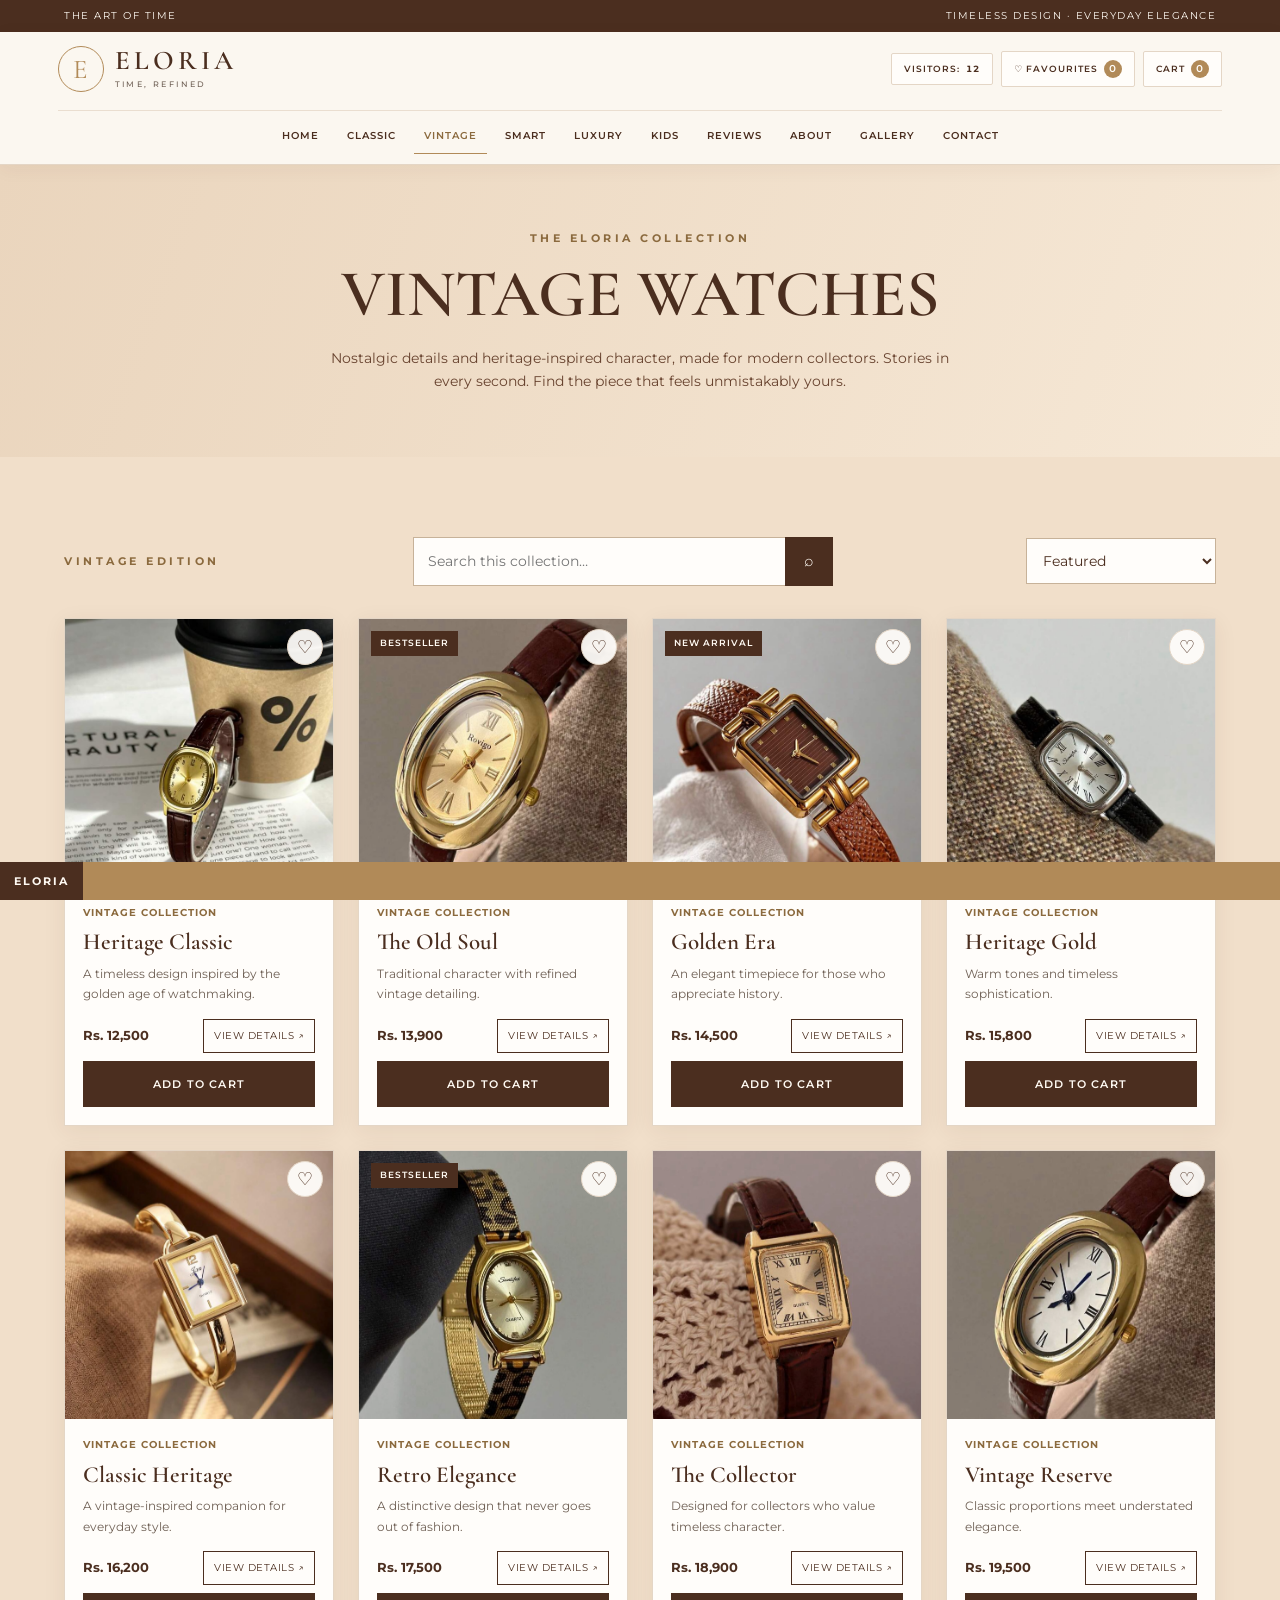
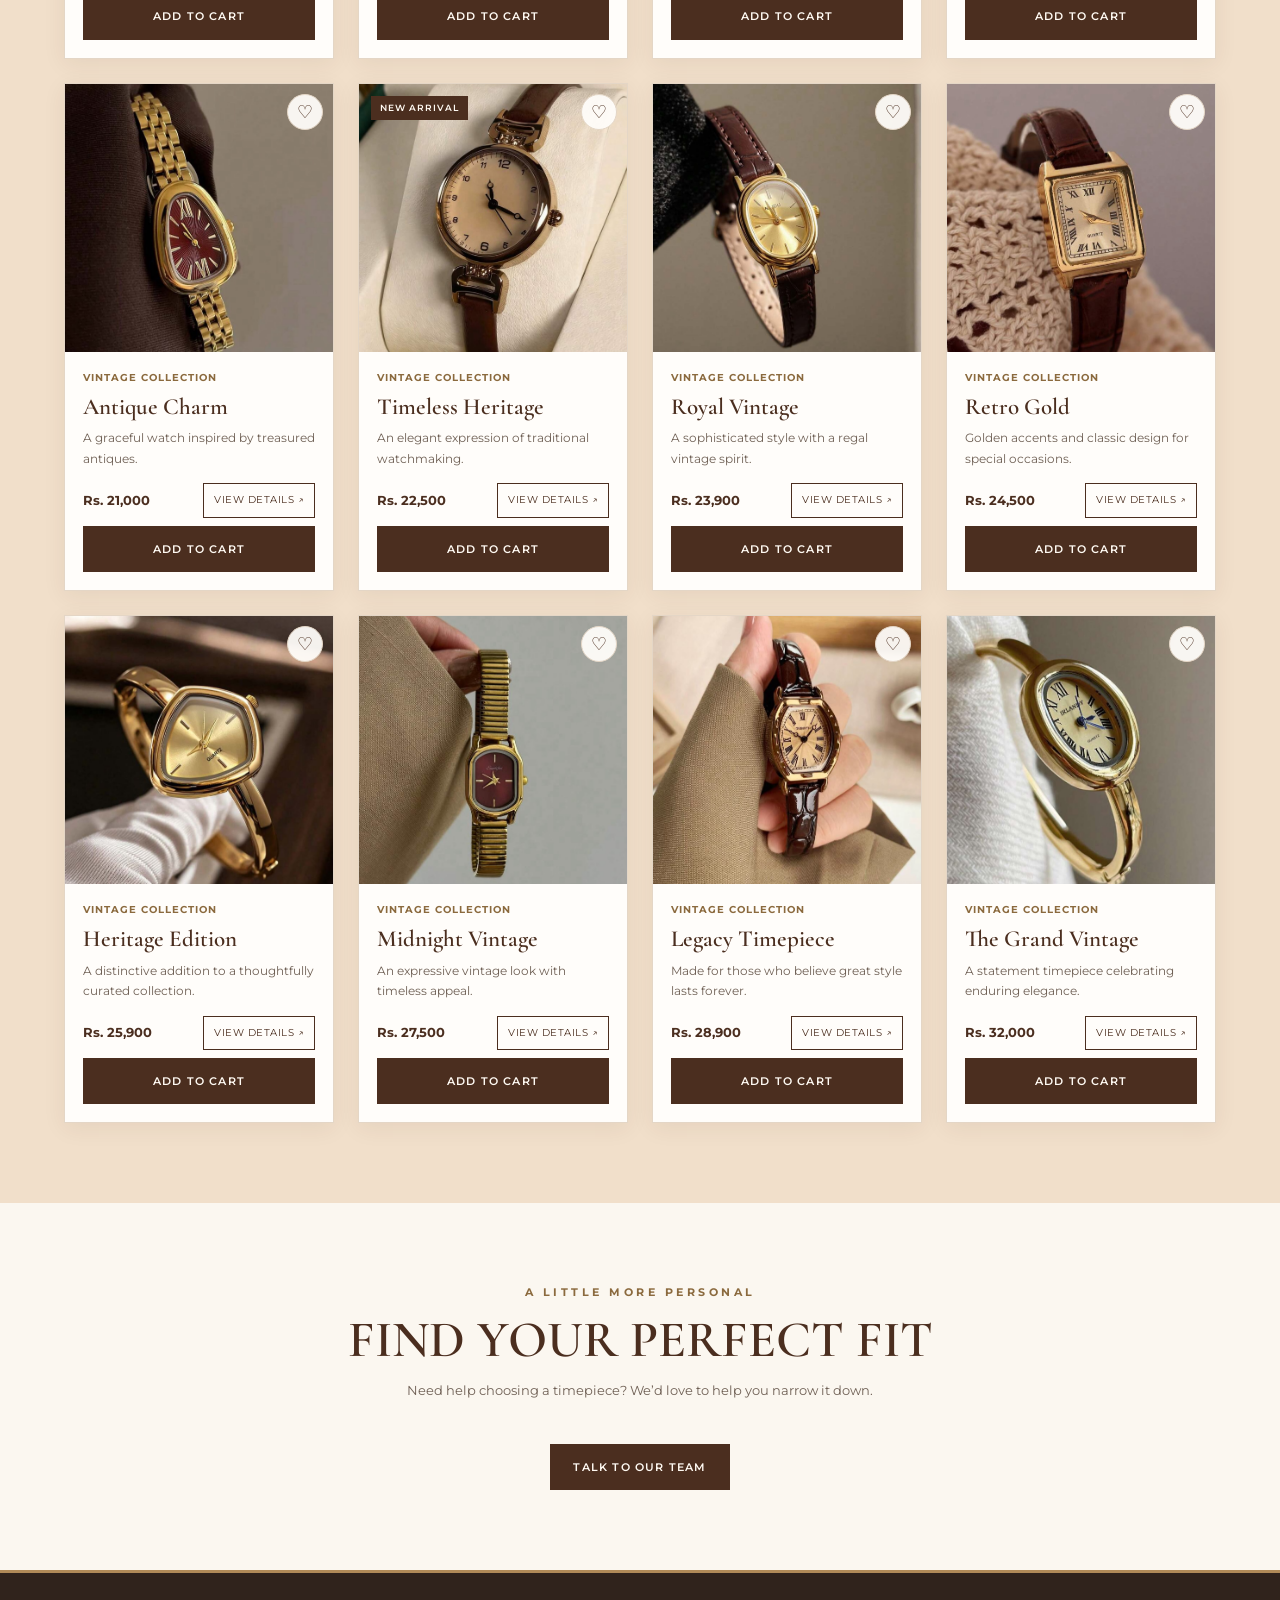
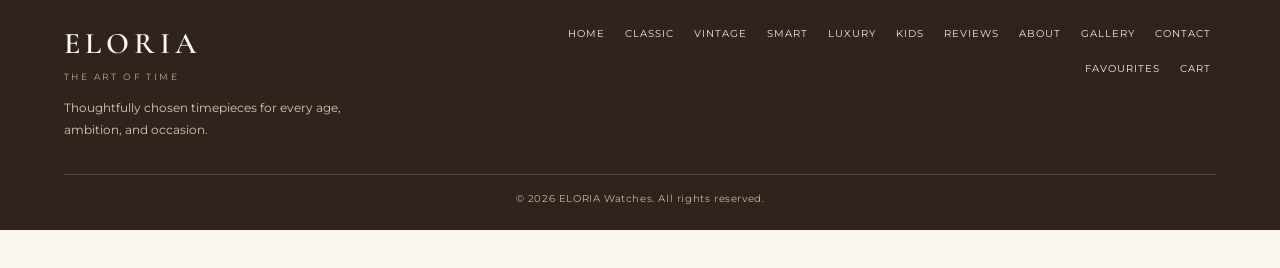
<file: vintage.html>
<!DOCTYPE html>
<html lang="en">
<head>
  <meta charset="UTF-8">
  <meta name="viewport" content="width=device-width, initial-scale=1">
  <title>Vintage Watches | ELORIA Watches</title>
  <meta name="description" content="Discover heritage-inspired vintage watches at ELORIA.">
  <meta name="theme-color" content="#4b2e1f">
  <link rel="icon" href="data:image/svg+xml,%3Csvg xmlns='http://www.w3.org/2000/svg' viewBox='0 0 64 64'%3E%3Ccircle cx='32' cy='32' r='29' fill='%23fbf7f0' stroke='%23b18a58' stroke-width='3'/%3E%3Ctext x='32' y='43' font-family='Georgia,serif' font-size='34' text-anchor='middle' fill='%23b18a58'%3EE%3C/text%3E%3C/svg%3E">
  <link rel="preconnect" href="https://fonts.googleapis.com">
  <link rel="preconnect" href="https://fonts.gstatic.com" crossorigin>
  <link href="https://fonts.googleapis.com/css2?family=Cormorant+Garamond:wght@400;500;600;700&family=Montserrat:wght@400;500;600;700&display=swap" rel="stylesheet">
  <link rel="stylesheet" href="css/style.css">
</head>
<body data-category="vintage">
  <a class="skip-link" href="#main">Skip to content</a>

  <div class="topbar">
    <span>THE ART OF TIME</span>
    <span>TIMELESS DESIGN · EVERYDAY ELEGANCE</span>
  </div>

  <header class="site-header">
    <div class="header-inner">
      <a class="brand" href="index.html" aria-label="ELORIA — home">
        <span class="logo" aria-hidden="true">E</span>
        <span class="brand-copy"><span class="brand-name">ELORIA</span><small>TIME, REFINED</small></span>
      </a>
      <div class="header-tools">
        <span class="visitors" aria-live="polite">VISITORS: <strong id="visitorCount">0</strong></span>
        <a class="tool-link" href="favorites.html">♡ Favourites <span class="count" data-count="fav" aria-label="fav items">0</span></a>
        <a class="tool-link" href="cart.html">Cart <span class="count" data-count="cart" aria-label="cart items">0</span></a>
        <button class="menu-btn" type="button" aria-label="Toggle navigation menu" aria-expanded="false" aria-controls="mainNav">☰ MENU</button>
      </div>
      <nav id="mainNav" aria-label="Main navigation">
      <a href="index.html">HOME</a>
      <a href="classic.html">CLASSIC</a>
      <a href="vintage.html" class="active" aria-current="page">VINTAGE</a>
      <a href="smart.html">SMART</a>
      <a href="luxury.html">LUXURY</a>
      <a href="kids.html">KIDS</a>
      <a href="reviews.html">REVIEWS</a>
      <a href="about.html">ABOUT</a>
      <a href="gallery.html">GALLERY</a>
      <a href="contact.html">CONTACT</a>
      </nav>
    </div>
  </header>

  <main id="main">
    <section class="page-hero">
      <span class="eyebrow">THE ELORIA COLLECTION</span>
      <h1>VINTAGE WATCHES</h1>
      <p>Nostalgic details and heritage-inspired character, made for modern collectors. Stories in every second. Find the piece that feels unmistakably yours.</p>
    </section>
    <section class="section-alt">
      <div class="container">
        <div class="page-tools">
          <div>
            <span class="eyebrow">VINTAGE EDITION</span>
          </div>
          <form class="search" role="search" onsubmit="return false">
            <input id="productSearch" type="search" placeholder="Search this collection…" aria-label="Search vintage watches">
            <button type="submit" aria-label="Search">⌕</button>
          </form>
          <select class="sort-select" id="sortProducts" aria-label="Sort watches">
            <option value="featured">Featured</option>
            <option value="price-low">Price: low to high</option>
            <option value="price-high">Price: high to low</option>
          </select>
        </div>
        <div class="product-grid" id="productGrid" aria-live="polite"></div>
        <div class="empty-state" id="emptyState">No watches match your search. Try another name.</div>
      </div>
    </section>
    <section>
      <div class="container">
        <div class="section-heading">
          <span class="eyebrow">A LITTLE MORE PERSONAL</span>
          <h2>FIND YOUR PERFECT FIT</h2>
          <p>Need help choosing a timepiece? We’d love to help you narrow it down.</p>
        </div>
        <div class="center"><a class="btn" href="contact.html">TALK TO OUR TEAM</a></div>
      </div>
    </section>
  </main>

  <footer class="site-footer">
    <div class="footer-inner">
      <div class="footer-brand">
        <a class="footer-wordmark" href="index.html">ELORIA</a>
        <p class="footer-tagline">THE ART OF TIME</p>
        <p class="footer-description">Thoughtfully chosen timepieces for every age, ambition, and occasion.</p>
      </div>
      <nav class="footer-nav" aria-label="Footer navigation">
        <a href="index.html">Home</a> <a href="classic.html">Classic</a> <a href="vintage.html">Vintage</a> <a href="smart.html">Smart</a> <a href="luxury.html">Luxury</a> <a href="kids.html">Kids</a> <a href="reviews.html">Reviews</a> <a href="about.html">About</a> <a href="gallery.html">Gallery</a> <a href="contact.html">Contact</a> <a href="favorites.html">Favourites</a> <a href="cart.html">Cart</a>
      </nav>
      <p class="footer-copyright">© <span id="year">2026</span> ELORIA Watches. All rights reserved.</p>
    </div>
  </footer>

  <div class="ticker" role="marquee" aria-label="ELORIA brand message">
    <span class="ticker-label">ELORIA</span>
    <span class="ticker-track"><span class="ticker-text">TIMELESS DESIGN ✦ A WATCH FOR EVERY STORY ✦ TIME, REFINED ✦ DISCOVER YOUR NEXT EVERYDAY ICON ✦</span></span>
  </div>

  <div class="modal" id="productModal" aria-hidden="true">
    <div class="modal-box" role="dialog" aria-modal="true" aria-labelledby="modalName">
      <button class="close-modal" type="button" aria-label="Close details">×</button>
      <img id="modalImage" alt="">
      <div class="modal-content">
        <small class="eyebrow" id="modalCategory"></small>
        <h2 id="modalName"></h2>
        <p id="modalDescription"></p>
        <div class="modal-price" id="modalPrice"></div>
        <div class="specs">
          <strong>DETAILS</strong>
          <ul id="modalSpecs"></ul>
        </div>
        <div class="modal-actions">
          <button class="btn" type="button" id="modalCart" data-action="cart" data-id="">ADD TO CART</button>
          <button class="btn btn-outline" type="button" id="modalFav" data-action="fav" data-id="">♡ SAVE TO FAVOURITES</button>
        </div>
        <a class="modal-enquire" href="contact.html">ENQUIRE ABOUT THIS WATCH →</a>
      </div>
    </div>
  </div>

  <script src="js/catalog.js"></script>
  <script src="js/site.js"></script>
</body>
</html>
</file>
<file: css/style.css>
/* ==========================================================================
   ELORIA Watches — single shared stylesheet
   Every page loads this one file. No per-page CSS, no !important overrides.
   ========================================================================== */

/* ---------- 1. Design tokens ---------- */
:root {
  --paper: #fbf7f0;
  --ivory: #f6e8d6;
  --beige: #ead5bd;
  --sand: #f1dfca;
  --cream: #f5eee5;
  --white: #fffdfa;
  --brown: #4b2e1f;
  --brown-2: #68432f;
  --espresso: #30231c;
  --gold: #b18a58;
  --gold-deep: #8b6a3e;      /* gold used for small text (better contrast) */
  --gold-soft: #c7b299;
  --muted: #6f6055;
  --line: #e4d6c6;
  --shadow: 0 5px 22px rgba(75, 46, 31, .07);
  --shadow-lg: 0 14px 34px rgba(48, 35, 28, .18);
  --font-display: 'Cormorant Garamond', Georgia, 'Times New Roman', serif;
  --font-body: 'Montserrat', system-ui, -apple-system, 'Segoe UI', Arial, sans-serif;
  --header-offset: 130px;
  --ticker-h: 38px;
}

/* ---------- 2. Reset & base ---------- */
*, *::before, *::after { box-sizing: border-box; }
* { margin: 0; padding: 0; }
html { scroll-behavior: smooth; scroll-padding-top: var(--header-offset); -webkit-text-size-adjust: 100%; }
body {
  font-family: var(--font-body);
  font-size: 14px;
  line-height: 1.65;
  color: var(--brown);
  background: var(--paper);
  padding-bottom: var(--ticker-h);       /* room for the fixed ticker */
  overflow-wrap: break-word;
}
img { max-width: 100%; display: block; }
a { color: inherit; text-decoration: none; }
ul { list-style: none; }
button, input, select, textarea { font: inherit; color: inherit; }
button { cursor: pointer; }
h1, h2, h3, h4 { font-family: var(--font-display); font-weight: 600; line-height: 1.15; color: var(--brown); }
:focus-visible { outline: 2px solid var(--gold-deep); outline-offset: 2px; }
.skip-link { position: absolute; left: -999px; top: 8px; z-index: 4000; background: var(--brown); color: #fff; padding: 10px 16px; }
.skip-link:focus { left: 8px; }
.sr-only { position: absolute; width: 1px; height: 1px; overflow: hidden; clip: rect(0 0 0 0); white-space: nowrap; }

/* ---------- 3. Layout helpers ---------- */
section { padding: 80px 5%; }
.container { max-width: 1250px; margin: 0 auto; }
.section-alt { background: var(--sand); }
.section-beige { background: var(--beige); }
.center { text-align: center; }
.cta-row { margin-top: 32px; text-align: center; }
.eyebrow {
  display: block;
  color: var(--gold-deep);
  font-size: 11px; font-weight: 700; letter-spacing: 3.5px; text-transform: uppercase;
}
.section-heading { text-align: center; margin-bottom: 42px; }
.section-heading h2 { font-size: clamp(34px, 4vw, 52px); margin: 10px 0; }
.section-heading p { color: var(--muted); font-size: 13px; }

/* ---------- 4. Buttons ---------- */
.btn {
  display: inline-block; text-align: center;
  padding: 13px 22px;
  background: var(--brown); color: #fffaf3;
  border: 1px solid var(--brown); border-radius: 0;
  font-size: 11px; font-weight: 600; letter-spacing: 1.2px; text-transform: uppercase;
  transition: background .2s, border-color .2s, color .2s, transform .2s;
}
.btn:hover { background: var(--gold); border-color: var(--gold); transform: translateY(-2px); }
.btn-outline { background: transparent; color: var(--brown); }
.btn-outline:hover { background: var(--brown); border-color: var(--brown); color: #fffaf3; }
.btn-block { display: block; width: 100%; }
.btn-sm { padding: 9px 14px; font-size: 10px; }

/* ---------- 5. Top bar ---------- */
.topbar {
  display: flex; justify-content: space-between; align-items: center; gap: 12px;
  min-height: 32px; padding: 7px clamp(16px, 5vw, 72px);
  background: var(--brown); color: #fffaf3;
  font-size: 10px; letter-spacing: 1.5px; text-transform: uppercase;
}

/* ---------- 6. Header & navigation ---------- */
.site-header {
  position: sticky; top: 0; z-index: 1000;
  background: rgba(251, 247, 240, .98);
  border-bottom: 1px solid var(--line);
  box-shadow: 0 4px 18px rgba(75, 46, 31, .05);
}
.header-inner {
  max-width: 1440px; margin: 0 auto;
  padding: 14px clamp(16px, 4.5vw, 64px) 10px;
  display: flex; align-items: center; gap: 16px; flex-wrap: wrap;
}
.brand { display: flex; align-items: center; gap: 11px; flex: 0 0 auto; }
.logo {
  width: 46px; height: 46px; min-width: 46px;
  display: grid; place-items: center;
  border: 1px solid var(--gold); border-radius: 50%;
  color: var(--gold); font-family: var(--font-display); font-size: 27px; line-height: 1;
}
.brand-copy { display: block; }
.brand-name { display: block; font-family: var(--font-display); font-size: 27px; font-weight: 600; letter-spacing: 4px; line-height: 1; color: var(--brown); }
.brand-copy small { display: block; margin-top: 5px; color: var(--muted); font-size: 8px; font-weight: 500; letter-spacing: 2.4px; line-height: 1.4; }

.header-tools { margin-left: auto; display: flex; align-items: center; gap: 8px; flex-wrap: wrap; justify-content: flex-end; }
.visitors, .tool-link {
  display: inline-flex; align-items: center; gap: 6px;
  padding: 8px 12px;
  border: 1px solid var(--line); border-radius: 2px; background: var(--white);
  color: var(--brown); font-size: 9px; font-weight: 600; letter-spacing: 1px; white-space: nowrap;
}
.visitors strong { font-weight: 700; font-variant-numeric: tabular-nums; }
.tool-link { text-transform: uppercase; transition: color .2s, border-color .2s; }
.tool-link:hover, .tool-link.active { color: var(--gold-deep); border-color: var(--gold); }
.count {
  display: inline-grid; place-items: center;
  min-width: 18px; height: 18px; padding: 0 5px;
  border-radius: 20px; background: var(--gold); color: #fffdf9;
  font-size: 10px; line-height: 1; font-variant-numeric: tabular-nums;
}
.menu-btn {
  display: none;
  padding: 10px 14px;
  background: var(--brown); color: #fffaf3; border: 1px solid var(--brown);
  font-size: 10px; letter-spacing: 1px;
}

#mainNav {
  flex: 1 0 100%; width: 100%; margin-top: 2px; padding-top: 9px;
  border-top: 1px solid rgba(228, 214, 198, .75);
  display: flex; justify-content: center; align-items: center; flex-wrap: wrap; gap: 2px 8px;
}
#mainNav a {
  display: inline-block; padding: 8px 10px;
  border-bottom: 1px solid transparent;
  color: var(--brown); font-size: 10px; font-weight: 600; letter-spacing: 1px; text-transform: uppercase;
  transition: color .2s, border-color .2s;
}
#mainNav a:hover, #mainNav a.active { color: var(--gold-deep); border-bottom-color: var(--gold); }

/* ---------- 7. Hero & page hero ---------- */
.hero { display: grid; grid-template-columns: 1fr 1fr; min-height: 580px; padding: 0; background: var(--beige); }
.hero-content { padding: 70px 10%; display: flex; flex-direction: column; justify-content: center; align-items: flex-start; }
.hero h1 { font-size: clamp(48px, 6vw, 82px); line-height: 1.05; margin: 20px 0; }
.hero p { color: var(--brown-2); font-size: 14px; max-width: 500px; }
.hero .btn { margin-top: 28px; }
.hero-image { position: relative; min-height: 450px; overflow: hidden; }
.hero-image img { position: absolute; inset: 0; width: 100%; height: 100%; object-fit: cover; }

.page-hero { padding: 64px 5%; text-align: center; background: linear-gradient(110deg, var(--beige), var(--ivory)); }
.page-hero h1 { font-size: clamp(42px, 6vw, 66px); margin: 10px 0 14px; }
.page-hero p { max-width: 640px; margin: 0 auto; color: var(--brown-2); font-size: 14px; }

/* ---------- 8. Collections (home) ---------- */
.categories { display: flex; flex-wrap: wrap; justify-content: center; gap: 16px; }
.category {
  flex: 1 1 200px; max-width: 245px;
  padding: 26px 12px; text-align: center;
  background: var(--white); border: 1px solid var(--line);
  transition: background .25s, color .25s, transform .25s;
}
.category i { display: block; font-style: normal; font-size: 28px; color: var(--gold); margin-bottom: 10px; }
.category h3 { font-size: 22px; }
.category p { font-size: 12px; color: var(--muted); }
.category:hover { background: var(--brown); transform: translateY(-4px); }
.category:hover h3, .category:hover p { color: #fffaf3; }

/* ---------- 9. Product tools (search / sort) ---------- */
.page-tools { display: flex; flex-wrap: wrap; align-items: center; justify-content: space-between; gap: 16px; margin-bottom: 32px; }
.count-label { color: var(--muted); font-size: 12px; margin-top: 2px; }
.search { display: flex; flex: 1 1 280px; max-width: 420px; }
.search input { flex: 1; min-width: 0; padding: 12px 14px; border: 1px solid var(--gold-soft); border-right: 0; background: var(--white); border-radius: 0; }
.search button { padding: 0 18px; background: var(--brown); color: #fffaf3; border: 1px solid var(--brown); font-size: 16px; }
.search button:hover { background: var(--gold); border-color: var(--gold); }
.sort-select { padding: 12px; border: 1px solid var(--gold-soft); background: var(--white); border-radius: 0; min-width: 190px; }
.empty-state { display: none; text-align: center; padding: 48px 16px; color: var(--muted); }
.empty-state.show { display: block; }

/* ---------- 10. Product grid & card (ONE card design for every page) ---------- */
.product-grid { display: grid; grid-template-columns: repeat(4, minmax(0, 1fr)); gap: 24px; align-items: stretch; }
.product-grid.featured { grid-template-columns: repeat(5, minmax(0, 1fr)); gap: 18px; }
.product-card {
  display: flex; flex-direction: column; min-width: 0; height: 100%; overflow: hidden;
  background: var(--white); border: 1px solid var(--line); box-shadow: var(--shadow);
  transition: transform .3s, box-shadow .3s;
}
.product-card:hover { transform: translateY(-5px); box-shadow: var(--shadow-lg); }
.product-image { position: relative; aspect-ratio: 1 / 1; overflow: hidden; background: var(--cream); }
.product-image img { width: 100%; height: 100%; object-fit: cover; transition: transform .5s; }
.product-card:hover .product-image img { transform: scale(1.05); }
.product-tag {
  position: absolute; top: 12px; left: 12px;
  padding: 5px 9px; background: var(--brown); color: #fffaf3;
  font-size: 9px; font-weight: 600; letter-spacing: 1px; text-transform: uppercase;
}
.fav-btn {
  position: absolute; top: 10px; right: 10px;
  width: 36px; height: 36px; display: grid; place-items: center;
  background: rgba(255, 253, 250, .94); color: var(--brown);
  border: 1px solid var(--line); border-radius: 50%; font-size: 18px; line-height: 1;
  transition: background .2s, color .2s, border-color .2s;
}
.fav-btn:hover { border-color: var(--gold); color: var(--gold-deep); }
.fav-btn[aria-pressed="true"] { background: var(--brown); border-color: var(--brown); color: #fffaf3; }
.product-info { display: flex; flex: 1 1 auto; flex-direction: column; gap: 8px; padding: 18px; }
.product-info small { color: var(--gold-deep); font-size: 10px; font-weight: 700; letter-spacing: 1px; text-transform: uppercase; }
.product-info h3 { font-size: 23px; margin: 0; }
.product-info p { color: var(--muted); font-size: 12px; line-height: 1.7; }
.product-bottom { display: flex; justify-content: space-between; align-items: center; gap: 8px; margin-top: auto; padding-top: 6px; }
.price { font-size: 13px; font-weight: 700; color: var(--brown); white-space: nowrap; }
.details-btn { padding: 8px 10px; background: transparent; color: var(--brown); border: 1px solid var(--brown); font-size: 10px; letter-spacing: .5px; transition: background .2s, color .2s; }
.details-btn:hover { background: var(--brown); color: #fffaf3; }
.add-btn { width: 100%; }
.add-btn.added { background: var(--gold); border-color: var(--gold); }

/* ---------- 11. Story / feature / review / gallery ---------- */
.story-layout { display: grid; grid-template-columns: 1fr 1fr; gap: 56px; align-items: center; }
.story-photo { overflow: hidden; border: 1px solid var(--line); }
.story-photo img { width: 100%; aspect-ratio: 1 / 1; object-fit: cover; }
.story-copy h2 { font-size: clamp(32px, 3.6vw, 48px); margin: 10px 0 18px; }
.story-copy p { color: var(--muted); margin-bottom: 14px; }
.story-copy .btn { margin-top: 10px; }

.feature-grid { display: grid; grid-template-columns: repeat(3, minmax(0, 1fr)); gap: 20px; }
.feature { padding: 30px; background: var(--white); border: 1px solid var(--line); }
.feature-icon { display: block; font-size: 26px; color: var(--gold); }
.feature h3 { font-size: 25px; margin: 12px 0 8px; }
.feature p { color: var(--muted); font-size: 13px; }

.review-grid { display: grid; grid-template-columns: repeat(3, minmax(0, 1fr)); gap: 20px; }
.review-card { display: flex; flex-direction: column; padding: 28px; background: var(--white); border: 1px solid var(--line); box-shadow: var(--shadow); }
.stars { color: var(--gold); letter-spacing: 3px; font-size: 15px; }
.review-card blockquote { font-family: var(--font-display); font-size: 22px; line-height: 1.3; margin: 12px 0; }
.review-card p { color: var(--muted); font-size: 12px; }
.reviewer { margin-top: auto; padding-top: 16px; color: var(--gold-deep); font-size: 11px; font-weight: 700; letter-spacing: 1px; text-transform: uppercase; }
.note { margin-top: 28px; text-align: center; color: var(--muted); font-size: 11px; }

.gallery-grid { display: grid; grid-template-columns: repeat(4, minmax(0, 1fr)); gap: 14px; }
.gallery-card { position: relative; display: block; aspect-ratio: 1 / 1; overflow: hidden; background: var(--cream); border: 1px solid var(--line); }
.gallery-card img { width: 100%; height: 100%; object-fit: cover; transition: transform .4s; }
.gallery-card:hover img { transform: scale(1.06); }
.gallery-card span {
  position: absolute; left: 0; right: 0; bottom: 0; padding: 22px 14px 12px;
  background: linear-gradient(transparent, rgba(48, 35, 28, .82)); color: #fffaf3;
  font-size: 11px; letter-spacing: 1px; text-transform: uppercase;
}

/* ---------- 12. Contact ---------- */
.contact-layout { display: grid; grid-template-columns: 1fr 1.2fr; gap: 36px; align-items: start; }
.contact-details { padding: 36px; background: var(--brown); color: #fffaf3; }
.contact-details .eyebrow { color: var(--gold-soft); }
.contact-details h2 { font-size: 34px; margin: 10px 0 18px; color: #fffaf3; }
.contact-details p { margin: 16px 0; font-size: 13px; }
.contact-details small { color: var(--gold-soft); }
.contact-form { display: grid; gap: 14px; }
.contact-form input, .contact-form select, .contact-form textarea { width: 100%; padding: 13px; border: 1px solid var(--gold-soft); border-radius: 0; background: var(--white); }
.contact-form textarea { min-height: 140px; resize: vertical; }
.form-success { display: none; margin-top: 16px; padding: 16px; border: 1px solid var(--gold); background: var(--cream); font-size: 13px; }
.form-success.show { display: block; }

/* ---------- 13. Cart & favourites pages ---------- */
.ecom-page { padding: 64px 5% 80px; }
.ecom-inner { max-width: 1000px; margin: 0 auto; }
.ecom-heading { text-align: center; margin-bottom: 36px; }
.ecom-heading h1 { font-size: clamp(38px, 5vw, 56px); margin: 10px 0; }
.ecom-heading p { color: var(--muted); }
.line-items { display: grid; gap: 14px; }
.line-item { display: grid; grid-template-columns: 96px 1fr auto; gap: 18px; align-items: center; padding: 14px; background: var(--white); border: 1px solid var(--line); }
.line-item img { width: 96px; height: 96px; object-fit: cover; background: var(--cream); }
.line-item small { color: var(--gold-deep); font-size: 10px; font-weight: 700; letter-spacing: 1px; text-transform: uppercase; }
.line-item h3 { font-size: 22px; margin: 2px 0; }
.line-item .price { display: block; }
.line-controls { display: flex; flex-direction: column; align-items: flex-end; gap: 10px; }
.qty { display: inline-flex; align-items: center; border: 1px solid var(--gold-soft); background: var(--white); }
.qty button { width: 34px; height: 34px; background: transparent; border: 0; font-size: 16px; }
.qty button:hover { background: var(--cream); }
.qty output { min-width: 34px; text-align: center; font-weight: 600; font-variant-numeric: tabular-nums; }
.link-btn { background: none; border: 0; padding: 4px 0; color: var(--muted); font-size: 11px; letter-spacing: 1px; text-transform: uppercase; text-decoration: underline; }
.link-btn:hover { color: var(--brown); }
.line-actions { display: flex; flex-direction: column; align-items: flex-end; gap: 8px; }
.ecom-empty { padding: 56px 20px; text-align: center; background: var(--white); border: 1px dashed var(--gold-soft); color: var(--muted); }
.ecom-empty .btn { margin-top: 18px; }
.cart-summary { display: flex; justify-content: flex-end; margin-top: 28px; }
.summary-panel { width: min(100%, 380px); padding: 24px; background: var(--white); border: 1px solid var(--line); }
.summary-row { display: flex; justify-content: space-between; padding: 8px 0; font-size: 13px; }
.summary-row.total { margin-top: 6px; padding-top: 14px; border-top: 1px solid var(--line); font-size: 16px; font-weight: 700; }
.summary-note { margin: 12px 0 18px; color: var(--muted); font-size: 11px; }
.ecom-footer { margin-top: 32px; text-align: center; }
.ecom-footer a:not(.btn) { font-size: 11px; font-weight: 700; letter-spacing: 1.5px; text-decoration: underline; }

/* ---------- 14. Product modal ---------- */
.modal { display: none; position: fixed; inset: 0; z-index: 2000; padding: 20px; align-items: center; justify-content: center; background: rgba(28, 16, 13, .78); }
.modal.open { display: flex; }
.modal-box { position: relative; display: grid; grid-template-columns: 1fr 1fr; width: min(820px, 100%); max-height: 90vh; overflow-y: auto; background: var(--paper); box-shadow: var(--shadow-lg); }
.modal-box > img { width: 100%; height: 100%; min-height: 360px; object-fit: cover; }
.modal-content { padding: 36px; }
.modal-content h2 { font-size: 38px; margin: 10px 0; }
.modal-content p { margin: 12px 0; color: var(--muted); font-size: 13px; }
.modal-price { margin: 18px 0; font-size: 20px; font-weight: 700; }
.specs strong { font-size: 11px; letter-spacing: 2px; }
.specs ul { margin: 8px 0 18px; padding-left: 18px; list-style: disc; color: var(--muted); font-size: 13px; }
.modal-actions { display: grid; gap: 10px; margin-top: 8px; }
.modal-enquire { display: inline-block; margin-top: 14px; font-size: 11px; font-weight: 700; letter-spacing: 1.2px; text-decoration: underline; }
.close-modal { position: absolute; top: 10px; right: 10px; z-index: 2; width: 38px; height: 38px; background: var(--brown); color: #fffaf3; border: 0; font-size: 22px; line-height: 1; }
.close-modal:hover { background: var(--gold); }
.lightbox img { max-width: min(92vw, 900px); max-height: 86vh; object-fit: contain; box-shadow: var(--shadow-lg); }

/* ---------- 15. Footer ---------- */
.site-footer { padding: 46px clamp(16px, 5vw, 72px) 22px; background: var(--espresso); color: #f6ecdf; border-top: 3px solid var(--gold); }
.footer-inner { max-width: 1280px; margin: 0 auto; display: grid; grid-template-columns: minmax(220px, 1fr) minmax(0, 2fr); gap: 24px 48px; align-items: start; }
.footer-brand { max-width: 360px; }
.footer-wordmark { color: #fffaf3; font-family: var(--font-display); font-size: 30px; font-weight: 600; letter-spacing: 5px; }
.footer-tagline { margin: 2px 0 12px; color: var(--gold-soft); font-size: 9px; letter-spacing: 2.4px; }
.footer-description { max-width: 330px; color: #d8c9b8; font-size: 12px; line-height: 1.8; }
.footer-nav { display: flex; justify-content: flex-end; align-items: center; flex-wrap: wrap; gap: 4px 10px; }
.footer-nav a { padding: 7px 5px; border-bottom: 1px solid transparent; color: #f6ecdf; font-size: 10px; letter-spacing: 1px; text-transform: uppercase; }
.footer-nav a:hover { color: var(--gold-soft); border-bottom-color: var(--gold-soft); }
.footer-copyright { grid-column: 1 / -1; margin-top: 10px; padding-top: 16px; border-top: 1px solid rgba(255, 250, 243, .16); color: #c9b9a8; font-size: 10px; letter-spacing: .6px; text-align: center; }

/* ---------- 16. Ticker (fixed at the bottom of every page) ---------- */
.ticker { position: fixed; z-index: 1500; left: 0; bottom: 0; width: 100%; height: var(--ticker-h); display: flex; align-items: center; overflow: hidden; background: var(--gold); color: #fffaf3; font-size: 11px; }
.ticker-label { position: relative; z-index: 1; padding: 0 14px; height: 100%; display: flex; align-items: center; background: var(--brown); font-weight: 700; letter-spacing: 2px; white-space: nowrap; }
.ticker-track { flex: 1; overflow: hidden; }
.ticker-text { display: inline-block; white-space: nowrap; padding-left: 100%; letter-spacing: 1.5px; animation: ticker 32s linear infinite; }
.ticker:hover .ticker-text { animation-play-state: paused; }
@keyframes ticker { from { transform: translateX(0); } to { transform: translateX(-100%); } }

/* ---------- 17. Toast ---------- */
.toast { position: fixed; z-index: 3000; left: 50%; bottom: calc(var(--ticker-h) + 18px); transform: translate(-50%, 12px); max-width: 90%; padding: 13px 22px; background: var(--brown); color: #fffaf3; font-size: 12px; text-align: center; opacity: 0; pointer-events: none; transition: opacity .25s, transform .25s; }
.toast.show { opacity: 1; transform: translate(-50%, 0); }

/* ---------- 18. Responsive ---------- */
@media (max-width: 1100px) {
  .product-grid { grid-template-columns: repeat(3, minmax(0, 1fr)); }
  .product-grid.featured { grid-template-columns: repeat(2, minmax(0, 1fr)); }
  .gallery-grid { grid-template-columns: repeat(3, minmax(0, 1fr)); }
}
@media (max-width: 900px) {
  :root { --header-offset: 78px; }
  .header-inner { gap: 10px; padding: 12px 16px; }
  .menu-btn { display: inline-block; }
  #mainNav { display: none; padding-top: 8px; flex-direction: column; align-items: stretch; gap: 0; }
  .header-inner.mobile-nav-open #mainNav { display: flex; }
  #mainNav a { padding: 12px 8px; text-align: center; border-bottom: 1px solid var(--line); }
  .header-tools { gap: 6px; }
  .story-layout, .contact-layout { grid-template-columns: 1fr; gap: 32px; }
  .footer-inner { grid-template-columns: 1fr; gap: 18px; }
  .footer-nav { justify-content: flex-start; }
  .footer-copyright { text-align: left; }
}
@media (max-width: 760px) {
  section { padding: 56px 5%; }
  .topbar { padding: 7px 16px; font-size: 8px; letter-spacing: 1px; }
  .hero { grid-template-columns: 1fr; min-height: 0; }
  .hero-content { padding: 52px 8%; }
  .hero-image { min-height: 300px; height: 300px; }
  .product-grid, .product-grid.featured { grid-template-columns: repeat(2, minmax(0, 1fr)); gap: 14px; }
  .product-info { padding: 13px; }
  .product-info h3 { font-size: 20px; }
  .product-bottom { flex-direction: column; align-items: stretch; }
  .details-btn { width: 100%; }
  .feature-grid, .review-grid { grid-template-columns: 1fr; }
  .gallery-grid { grid-template-columns: repeat(2, minmax(0, 1fr)); }
  .modal-box { grid-template-columns: 1fr; }
  .modal-box > img { height: 260px; min-height: 260px; }
  .modal-content { padding: 22px; }
  .line-item { grid-template-columns: 76px 1fr; }
  .line-item img { width: 76px; height: 76px; }
  .line-controls, .line-actions { grid-column: 1 / -1; flex-direction: row; align-items: center; justify-content: space-between; }
  .page-tools { flex-direction: column; align-items: stretch; }
  .search { max-width: none; max-height: 60px;}
}
@media (max-width: 420px) {
  .topbar span:last-child { display: none; }
  .brand-name { font-size: 22px; letter-spacing: 3px; }
  .logo { width: 40px; height: 40px; min-width: 40px; font-size: 24px; }
  .visitors { display: none; }
  .product-grid, .product-grid.featured { grid-template-columns: 1fr; }
}
@media (prefers-reduced-motion: reduce) {
  *, *::before, *::after { animation-duration: .01ms !important; animation-iteration-count: 1 !important; transition-duration: .01ms !important; scroll-behavior: auto !important; }
}
</file>
